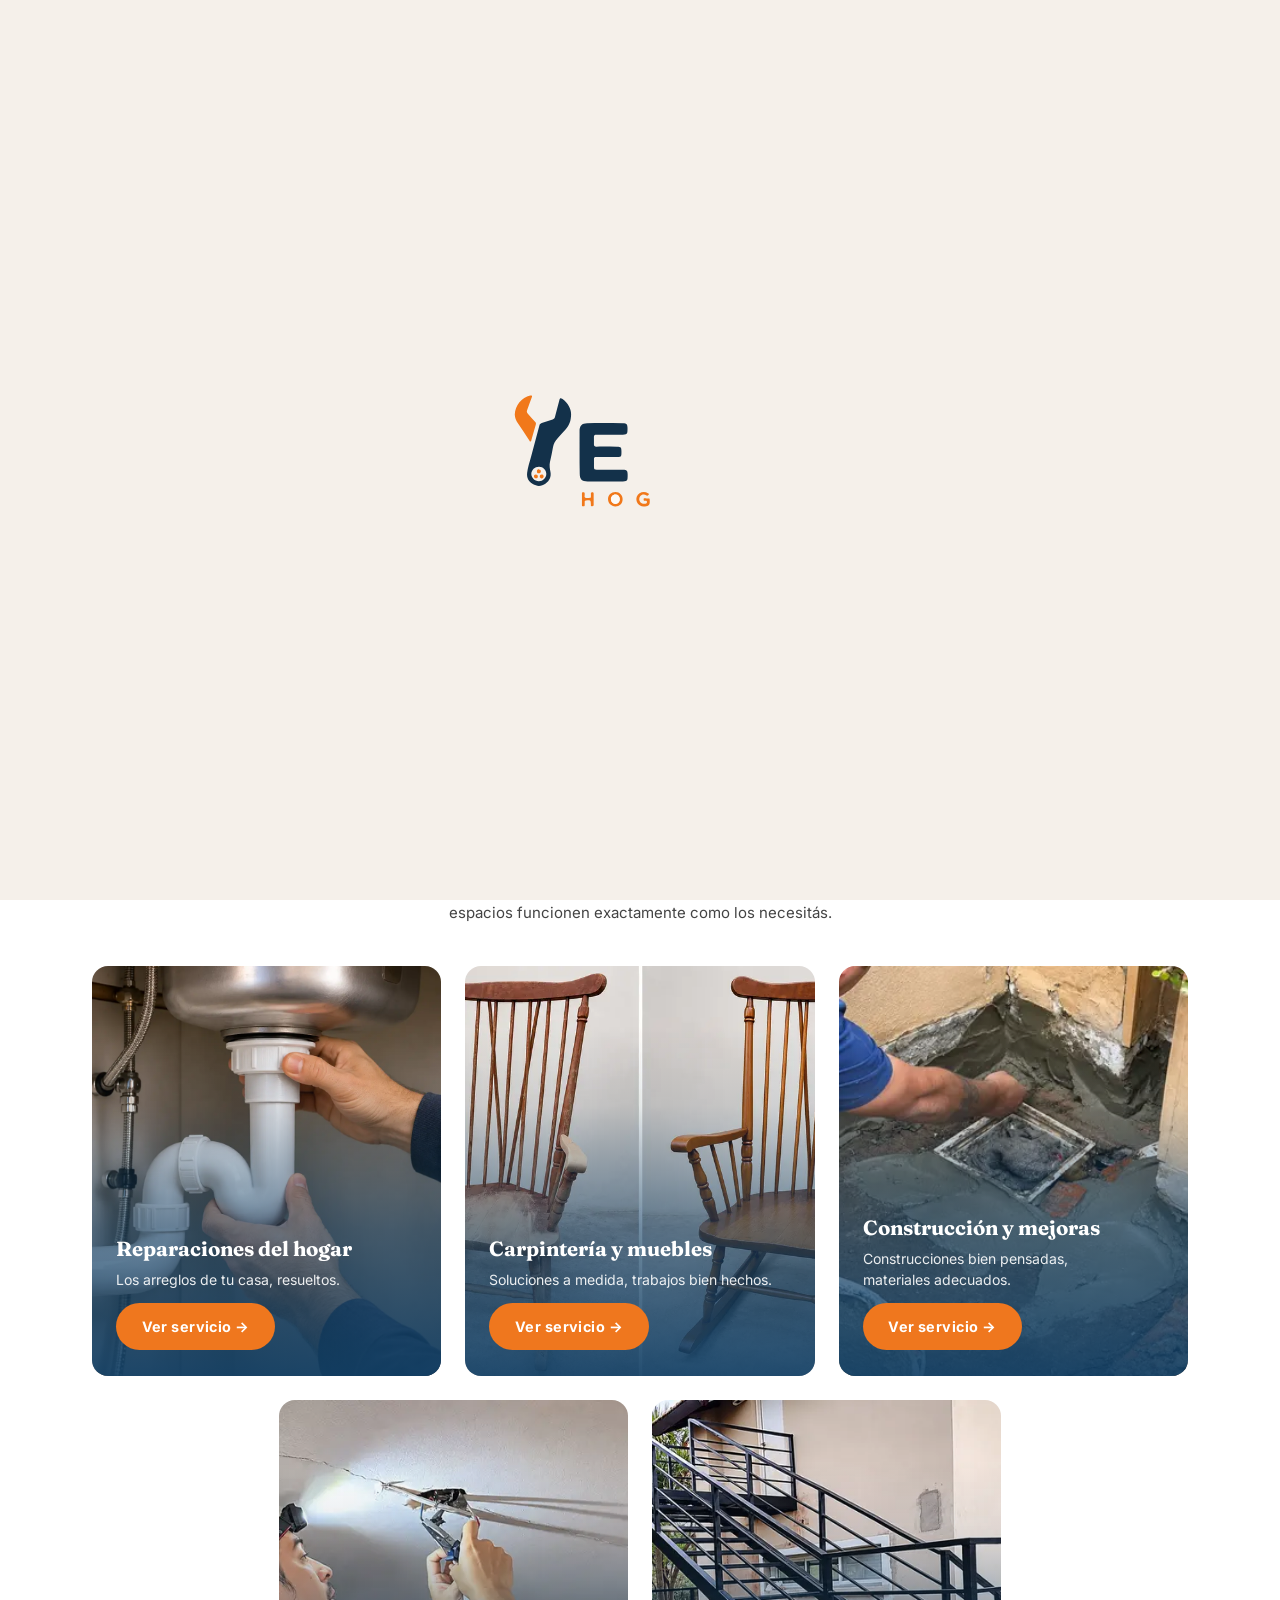
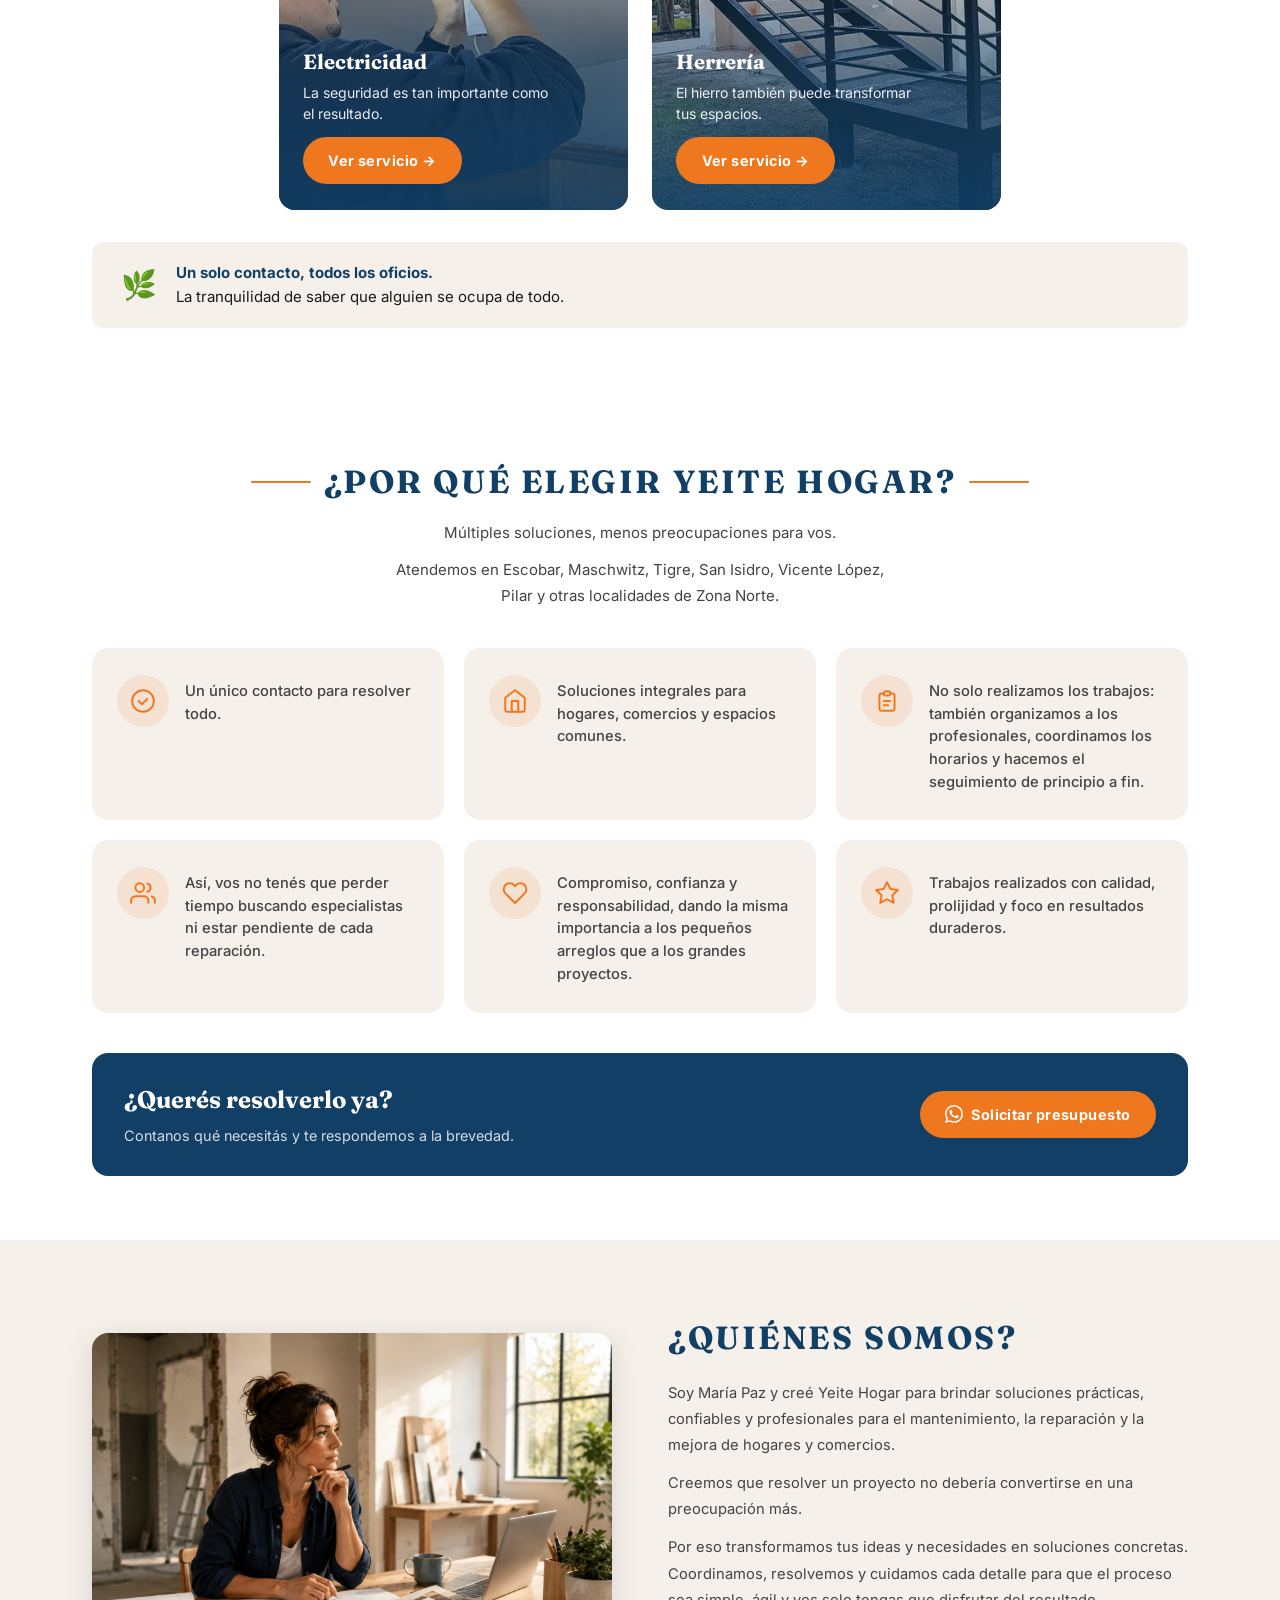
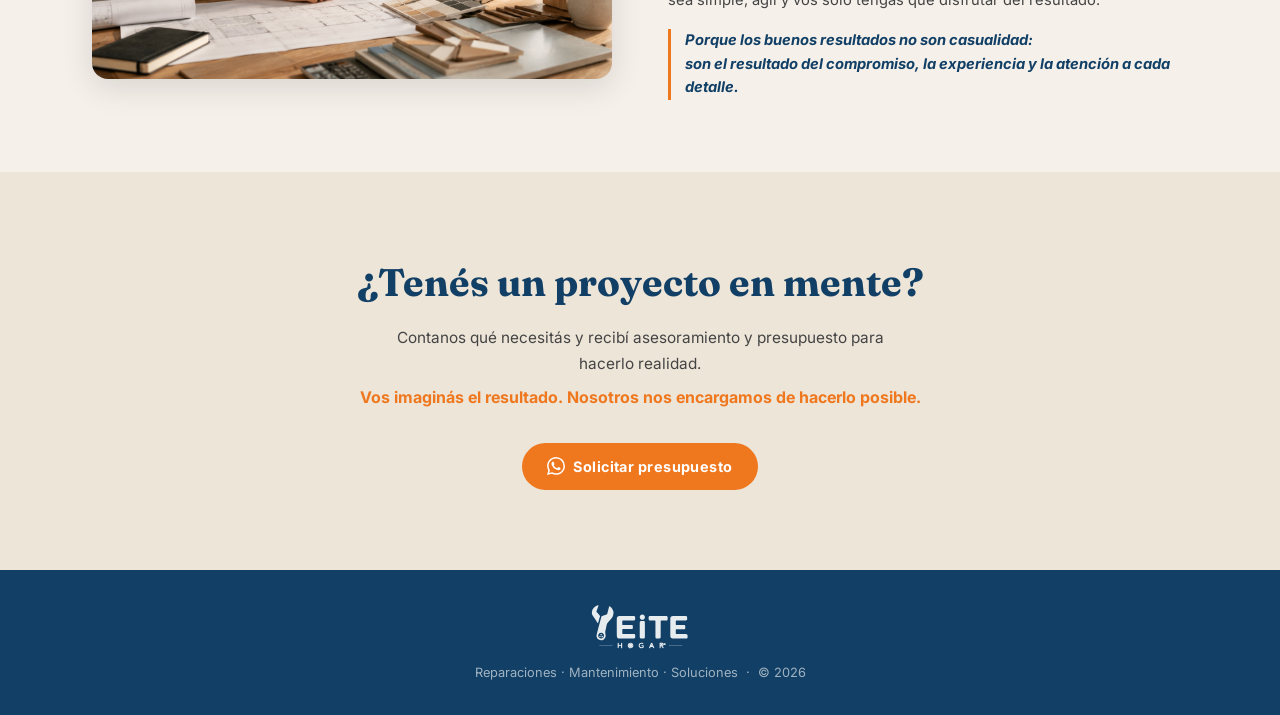
<file: index.html>
<!DOCTYPE html>
<html lang="es">
<head>
  <meta charset="UTF-8">
  <meta name="viewport" content="width=device-width, initial-scale=1.0">
  <title>Yeite Hogar – Hogar · Mantenimiento · Soluciones</title>
  <link rel="preconnect" href="https://fonts.googleapis.com">
  <link rel="preconnect" href="https://fonts.gstatic.com" crossorigin>
  <link href="https://fonts.googleapis.com/css2?family=Fraunces:ital,opsz,wght@0,9..144,400;0,9..144,700;1,9..144,400&family=Inter:wght@400;500;600;700&display=swap" rel="stylesheet">
  <link rel="icon" type="image/x-icon" href="assets/img/favicon.ico">
  <link rel="stylesheet" href="assets/css/styles.css">

  <!-- Google tag (gtag.js) -->
<script async src="https://www.googletagmanager.com/gtag/js?id=G-6PPZXK1RP9"></script>
<script>
  window.dataLayer = window.dataLayer || [];
  function gtag(){dataLayer.push(arguments);}
  gtag('js', new Date());

  gtag('config', 'G-6PPZXK1RP9');
</script>

  <!-- Google tag (gtag.js) -->
<script async src="https://www.googletagmanager.com/gtag/js?id=G-9BJTFR44V6"></script>
<script>
  window.dataLayer = window.dataLayer || [];
  function gtag(){dataLayer.push(arguments);}
  gtag('js', new Date());

  gtag('config', 'G-9BJTFR44V6');
</script>

<!-- Google Tag Manager -->
<script>(function(w,d,s,l,i){w[l]=w[l]||[];w[l].push({'gtm.start':
new Date().getTime(),event:'gtm.js'});var f=d.getElementsByTagName(s)[0],
j=d.createElement(s),dl=l!='dataLayer'?'&l='+l:'';j.async=true;j.src=
'https://www.googletagmanager.com/gtm.js?id='+i+dl;f.parentNode.insertBefore(j,f);
})(window,document,'script','dataLayer','GTM-WVPDNW99');</script>
<!-- End Google Tag Manager -->
</head>
<body>

  <!-- Google Tag Manager (noscript) -->
<noscript><iframe src="https://www.googletagmanager.com/ns.html?id=GTM-WVPDNW99"
height="0" width="0" style="display:none;visibility:hidden"></iframe></noscript>
<!-- End Google Tag Manager (noscript) -->

  <!-- ── PRELOADER ── -->
  <div id="preloader" aria-hidden="true">
    <div class="preloader-logo-wrap">
      <svg id="preloader-logo" viewBox="0 0 600 292" xmlns="http://www.w3.org/2000/svg">
        <style>
          #preloader-logo .st3{fill:#13314A;}
          #preloader-logo .st4{fill:#F1781A;}
          #preloader-logo .st2{fill:#FFFFFF;}
          #preloader-logo .st5{fill:#FDFAF7;}
        </style>

        <g id="pl-llave">
          <path class="st3" d="M141,62.4c-0.1,16.2-4.4,26.4-12.3,35.2c-6.4,7.1-12.6,14.3-19.2,21.1c-5.4,5.7-8.9,12-10.2,19.9
            c-1.9,11.5-4.5,22.8-7.1,34.2c-1.8,8-0.1,15.7,1.2,23.6c1.9,11-2.1,20-11,26.4c-9.5,6.8-19.8,7.3-29.8,1.3
            c-9.5-5.6-14.4-14.4-13.1-25.4c1.4-12.8,5.9-25,9.1-37.5c6.2-24,12.9-47.9,19.1-72c0.9-3.4,2.6-4.9,5.6-5.9
            c8.4-2.8,16.7-5.9,25.1-8.5c3.2-1,4.7-2.7,5.5-6c3.2-12.8,6.7-25.5,10-38.3c1.4-5.3,2.7-5.8,7.4-2.7
            C133.4,35.9,141.1,51.2,141,62.4z M67.1,183.9c-9.7-0.2-17.7,7.3-17.9,16.5c-0.2,9.1,7.8,17.2,17.3,17.3
            c9.2,0.1,17.1-7.6,17.3-16.7C83.9,191.8,76.4,184,67.1,183.9z"/>
          <path class="st4" d="M11,63.7c0.9-21,16-39.4,35.6-43.8c1.3-0.3,2.8-1.1,3.9,0.1c1.1,1.2,0.2,2.6-0.2,3.9
            c-3.5,9.8-7,19.6-10.7,29.4c-1.3,3.3-1,5.6,1.6,8.3c5.9,6.2,11.3,12.8,17.1,19.2c1.7,1.8,2,3.4,1.3,5.8
            c-3.5,11.9-6.8,23.9-10.2,35.9c-0.4,1.3-0.4,3.1-2,3.4c-1.7,0.3-2.1-1.6-2.8-2.7c-9.6-14.4-19-28.9-28.7-43.2
            C12.4,74.9,11.4,69.2,11,63.7z"/>
          <path class="st4" d="M65.5,199.2c-2.3-0.3-3.6-2.2-3.4-5c0.2-2.7,2-4.2,4.7-4.1c2.9,0.1,4.7,1.9,4.4,4.8
            C71,197.7,69.3,199.5,65.5,199.2z"/>
          <path class="st4" d="M64.3,205.7c0,3.3-1.7,5-4.3,5.1c-2.6,0.1-4.6-1.4-4.7-4.1c-0.1-2.7,1.2-4.8,4.4-4.8
            C62.6,201.9,63.9,203.6,64.3,205.7z"/>
          <path class="st4" d="M73.1,211c-2.4-0.5-4.4-1.7-4.4-4.5c-0.1-2.9,1.4-4.7,4.4-4.7c2.7,0,4.4,1.5,4.5,4.2
            C77.8,208.9,75.9,210.4,73.1,211z"/>
        </g>

        <g class="pl-letter" data-x="160">
          <path class="st3" d="M160.5,150.3c0-16.4,0-32.8,0-49.1c0-11.7,5.6-17.7,17.4-17.8c27.6-0.2,55.2-0.1,82.9,0
            c8.2,0,10.3,2.5,10.4,10.8c0,16.1,0,16.1-16,16.1c-18.1,0-36.2,0-54.3,0c-6.4,0-7.2,0.9-7.2,7.3c0,4.8,0.1,9.7,0,14.5
            c-0.2,4,1.5,5.5,5.5,5.5c15.9-0.1,31.8,0,47.8,0c8.8,0,10.2,1.4,10.2,10.4c0,13.5-0.1,13.6-13.5,13.6c-14.5,0-29,0-43.5,0
            c-5.7,0-6.4,0.8-6.4,6.5c0,5.6,0,11.2,0,16.8c0.1,5.3,1,6.2,6.4,6.2c20.3,0,40.6,0,60.9,0.1c8.4,0,10.3,1.9,10.4,10.5
            c0.1,15.9-0.1,16.1-16.1,16.1c-25.4,0-50.9,0-76.3,0c-13.2,0-18.2-5.1-18.2-18.4C160.5,183.1,160.5,166.7,160.5,150.3z"/>
        </g>

        <g class="pl-letter" data-x="298">
          <path class="st3" d="M329.3,165.8c0,13.6,0,27.1,0,40.7c0,9.4-1.9,11.3-11.1,11.3c-3.9,0-7.8,0-11.7,0c-4.4,0-6.9-2.4-7.7-6.6
            c-0.3-1.7-0.4-3.4-0.4-5.1c0-26.8,0-53.6,0-80.5c0-10,1.8-11.9,12-12c3.3-0.1,6.6-0.2,9.8,0c6.8,0.3,8.9,2.5,9,9.2
            C329.4,137.1,329.3,151.5,329.3,165.8C329.3,165.8,329.3,165.8,329.3,165.8z"/>
          <path class="st4" d="M298.4,90.8c-0.1-8.8,6.8-16.1,15.3-16.1c8.8-0.1,16,7.2,16,16.1c0,8.3-7.1,15.5-15.5,15.5
            C305.4,106.3,298.5,99.6,298.4,90.8z"/>
        </g>

        <g class="pl-letter" data-x="340">
          <path class="st3" d="M409.4,83.4c15.1,0,30.3-0.1,45.4,0c9.5,0.1,11.3,2.1,11.4,11.7c0.1,15-0.5,15.6-15.8,15.7
            c-6.6,0-13.1,0-19.7,0c-6.1,0-6.4,0.2-6.4,6.3c-0.1,29.2-0.1,58.3-0.2,87.5c0,2.2-0.1,4.4-0.4,6.5c-0.5,4.4-3.2,6.6-7.6,6.6
            c-4.8,0.1-9.7,0.1-14.5,0c-6-0.1-8.8-2.7-8.9-8.9c-0.1-10.1,0-20.3,0-30.4c0-20.7-0.1-41.5,0-62.2c0-4.1-1.3-5.6-5.4-5.5
            c-8.4,0.2-16.8,0.1-25.3,0c-8-0.1-10.2-2.4-10.3-10.4c0-3.4,0-6.9,0.3-10.3c0.4-3.9,2.7-6,6.7-6.4c8.4-0.8,16.8-0.3,25.2-0.4
            C392.6,83.3,401,83.4,409.4,83.4C409.4,83.4,409.4,83.4,409.4,83.4z"/>
        </g>

        <g class="pl-letter" data-x="481">
          <path class="st3" d="M481.8,150.3c0-16.5,0-33.1,0-49.6c0-11.6,4.8-16.9,16.7-17.2c16.1-0.4,32.2-0.1,48.2-0.1
            c8.6,0,17.2-0.1,25.8,0c8.4,0.1,10.5,2.3,10.6,10.6c0,2.7,0,5.3,0,8c-0.1,6.1-2.4,8.5-8.5,8.5c-16.9,0-33.7,0-50.6,0
            c-9.3,0-9.3,0-9.2,9.4c0,3.9,0,7.8,0,11.7c0,5.9,0.3,6.2,6.5,6.2c13.3,0,26.5,0,39.8,0c9.2,0,10.5,1.2,10.6,10.5
            c0.1,13.1-0.3,13.5-13.1,13.4c-12.5,0-25,0-37.5,0c-6,0-6.3,0.3-6.3,6.5c0,5.5,0,10.9,0,16.4c0,6,0.7,6.8,6.6,6.8
            c17.3,0,34.7,0,52,0c1.7,0,3.4,0.1,5.1,0.1c4.1,0,6.6,2.2,6.9,6.1c0.4,4.5,0.4,9.1,0.1,13.5c-0.4,4.7-2.9,6.7-7.9,6.7
            c-27,0.1-54,0.1-81,0c-9.3,0-14.6-5.7-14.7-15.1C481.7,185.3,481.8,167.8,481.8,150.3z"/>
        </g>

        <g class="pl-letter" data-x="166">
          <path class="st4" d="M193.1,258.9c0,4.4-0.1,8.7,0,13.1c0.1,2.4-0.8,3.2-3.2,3.3c-2.4,0-3.6-0.6-3.2-3.1c0-0.3,0-0.6,0-0.9
            c-0.2-10.7-0.6-11-11.7-9.6c-2,0.3-2.7,1.1-2.6,2.9c0.1,2.3-0.1,4.7,0,7c0.1,2.4-0.4,3.6-3.3,3.7c-3.2,0.1-3.1-1.7-3.1-3.8
            c0-8.6,0.1-17.2,0-25.7c0-2.1,0.5-3.1,2.9-3.1c2.2,0,3.7,0.5,3.5,3.1c-0.1,0.6-0.1,1.3,0,1.9c0.4,2.6-1.7,6.4,1.2,7.7
            c3.5,1.5,7.7,0.5,11.6,0.2c1.4-0.1,1.5-1.3,1.5-2.5c0-2.2,0.1-4.4,0-6.6c-0.1-2.2,0-3.9,3.1-3.8c2.8,0,3.4,1.2,3.3,3.7
            C193,250.5,193.1,254.7,193.1,258.9z"/>
        </g>

        <g class="pl-letter" data-x="226">
          <path class="st4" d="M259.9,259c-0.1,9.8-7.2,16.8-16.9,16.7c-9.5-0.1-16.8-7.4-16.8-17c0-9.4,7.7-16.6,17.3-16.5
            C253,242.4,260.1,249.7,259.9,259z M253.4,258.6c-0.1-5.9-4.6-10.6-10.2-10.6c-5.8,0-10.5,5.1-10.3,11c0.2,6.3,4.7,10.9,10.5,10.8
            C249.4,269.6,253.5,265.1,253.4,258.6z"/>
          <path class="st5" d="M253.4,258.6c0.1,6.4-4,11-10,11.2c-5.8,0.2-10.3-4.4-10.5-10.8c-0.2-5.9,4.6-11,10.3-11
            C248.8,248,253.3,252.7,253.4,258.6z"/>
        </g>

        <g class="pl-letter" data-x="284">
          <path class="st4" d="M315.5,257.1c7.7,0.2,6.7-1.5,7,6.4c0.2,8.6-1.8,10.6-11,12c-14.4,2.2-22.8-11.2-19-22.1
            c3.6-10.3,16.7-14.5,25.9-8.3c1.3,0.9,3.5,1.6,1.5,3.8c-1.3,1.5-2.1,3.1-4.8,1.3c-5.5-3.5-11.3-2.5-14.7,1.8
            c-3.2,4-2.8,10.7,0.9,14.6c2.9,3,9.3,3.9,13.1,2c1.9-1,1.5-2.5,1.6-4c0.1-2.1-1.3-2.2-2.8-2.2c-0.9,0-1.9,0-2.8,0
            c-2.1,0-1.9-1.5-2-2.9c0-1.4,0.2-2.5,1.9-2.5C312.1,257.1,313.8,257.1,315.5,257.1z"/>
        </g>

        <g class="pl-letter" data-x="357">
          <path class="st4" d="M386,274.6c-4.6,1.1-7.6,0.8-8.3-3.9c-0.3-2-1.7-2.7-3.7-2.6c-2.3,0.1-4.7,0.2-7,0c-3-0.3-4.6,0.9-5.5,3.7
            c-0.4,1.5-0.7,3.6-3.1,3.5c-1.4,0-3.1,0.6-4-0.5c-0.9-1,0.3-2.3,0.7-3.4c3.3-8.4,6.8-16.7,10.1-25.1c0.9-2.4,2-3.7,5-3.7
            c3.2,0,3.8,1.8,4.7,4.1C378.6,255.9,382.3,265.1,386,274.6z M369.8,250.8c-1.3,3.2-2.4,6.2-3.7,9.1c-0.7,1.7-0.5,2.5,1.6,2.7
            c6.3,0.8,7.1-0.2,4.7-6.1C371.7,254.7,371.5,252.6,369.8,250.8z"/>
          <path class="st5" d="M369.8,250.8c1.7,1.7,1.9,3.8,2.6,5.7c2.4,6,1.6,6.9-4.7,6.1c-2-0.3-2.3-1-1.6-2.7
            C367.4,257,368.5,254,369.8,250.8z"/>
        </g>

        <g class="pl-letter" data-x="410">
          <path class="st4" d="M443.3,274.6c-4.9,1.6-7.6,0-10-3.9c-1.7-2.9-2.4-8.3-7.4-6.8c-4,1.2-1.5,5.6-1.8,8.5
            c-0.3,2.8-1.7,2.7-3.7,2.8c-2.1,0.2-2.7-0.7-2.7-2.7c0.1-9,0-18.1,0-27.1c0-1.6,0.2-2.7,2.3-2.6c4,0.1,8.1-0.2,12.1,0.1
            c4.4,0.3,8,2.3,9.2,6.7c1.2,4.3,1,8.8-3.4,11.7c-2,1.3-1.9,2.3-0.7,4.1C439.3,268.1,441.1,271.2,443.3,274.6z M424,253.4
            c-0.6,3.3,0.1,5.1,4,4.8c3.6-0.3,7.1-0.2,7.8-4.7c0.4-3.1-2.7-5.3-6.8-5.4C425.2,248.1,422.9,249.3,424,253.4z"/>
          <path class="st5" d="M424,253.4c-1-4.2,1.2-5.3,5-5.3c4.1,0.1,7.2,2.3,6.8,5.4c-0.6,4.5-4.2,4.4-7.8,4.7
            C424.1,258.5,423.3,256.7,424,253.4z"/>
          <path class="st2" d="M450,256.6h-5.7c-2.3,0-4.1-1.9-4.1-4.1v-2.6c0-2.3,1.9-4.1,4.1-4.1h5.7c2.3,0,4.1,1.9,4.1,4.1v2.6
            C454.1,254.8,452.3,256.6,450,256.6z"/>
        </g>
      </svg>
    </div>
  </div>

  <!-- ── NAV ── -->
  <nav>
    <div class="nav-inner">
      <a class="nav-logo" href="index.html">
        <img src="assets/img/logo.svg" alt="Yeite Hogar">
      </a>
      <button class="nav-toggle" aria-label="Abrir menú" aria-expanded="false">
        <span></span><span></span><span></span>
      </button>
      <ul class="nav-links">
        <li class="nav-dropdown">
          <button class="nav-drop-toggle" aria-haspopup="true" aria-expanded="false">
            Servicios
            <svg class="nav-drop-caret" viewBox="0 0 24 24"><polyline points="6 9 12 15 18 9"/></svg>
          </button>
          <ul class="nav-dropdown-menu">
            <li><a href="servicios/reparaciones-hogar.html">Reparaciones del hogar</a></li>
            <li><a href="servicios/carpinteria-muebles.html">Carpintería y muebles</a></li>
            <li><a href="servicios/construccion-mejoras.html">Construcción y mejoras</a></li>
            <li><a href="servicios/electricidad.html">Electricidad</a></li>
            <li><a href="servicios/herreria.html">Herrería</a></li>
          </ul>
        </li>
        <li><a href="#quienes">Sobre nosotros</a></li>
        <li><a href="https://www.instagram.com/yeiteservicios" target="_blank">  <img src="assets/img/ico-instagram.svg" alt="Instagram" width="20px"></a></li>
        <li>
          <a href="https://wa.me/5491125984838?text=Hola%20Yeite%20Hogar%2C%20necesito%20un%20presupuesto." class="nav-cta" target="_blank" rel="noopener">
            <img src="assets/img/ico-whatsapp.svg" alt="">
            Solicitar presupuesto
          </a>
        </li>
      </ul>
    </div>
  </nav>

  <!-- ══════════════════════════════════════════════
       HERO
       ══════════════════════════════════════════════ -->
  <section id="hero">
    <div class="hero-inner">
      <div class="hero-text">
        <h1 class="hero-headline">
          Reparaciones, mantenimiento y soluciones<br>
          <span class="accent">integrales para tu&nbsp;hogar.</span>
        </h1>
        <div class="hero-divider"></div>
        <p class="hero-lead">Vos nos contás qué necesita tu&nbsp;casa.<br>Nosotros nos ocupamos de&nbsp;todo.</p>
        <p class="hero-sub">En YEITE HOGAR resolvemos los arreglos, reparaciones y mejoras de tu casa, desde pequeños trabajos cotidianos hasta proyectos de mayor&nbsp;envergadura.</p>
        <a href="https://wa.me/5491125984838?text=Hola%20Yeite%20Hogar%2C%20necesito%20un%20presupuesto." class="btn-orange" target="_blank" rel="noopener">
          <img src="assets/img/ico-whatsapp.svg" alt="">
          Solicitar presupuesto
        </a>
        <div class="hero-wa-note">
          <img src="assets/img/ico-whatsapp2.svg" alt="">
          Respuesta rápida
        </div>
      </div>
      <div class="hero-img-wrap">
        <video class="hero-video" autoplay muted loop playsinline preload="auto" poster="assets/img/image0.png" aria-label="Interior de hogar moderno">
          <source src="assets/img/video-hero.mp4" type="video/mp4">
        </video>
      </div>
    </div>
  </section>

  <!-- ══════════════════════════════════════════════
       SERVICIOS
       ══════════════════════════════════════════════ -->
  <section id="servicios">
    <div class="wrap">
      <div class="section-header-center">
        <h2>Servicios</h2>
        <p>Brindamos soluciones prácticas, eficientes y duraderas para que tus espacios funcionen exactamente como los necesitás.</p>
      </div>

      <div class="servicios-photo-grid">

        <a class="srv-photo-card" href="servicios/reparaciones-hogar.html">
          <picture class="srv-photo-card-media">
            <source srcset="assets/img/servicios-home/reparaciones-hogar.webp" type="image/webp">
            <img src="assets/img/servicios-home/reparaciones-hogar.jpg" alt="" loading="lazy" decoding="async">
          </picture>
          <div class="srv-photo-card-content">
            <h3>Reparaciones del hogar</h3>
            <p>Los arreglos de tu casa,&nbsp;resueltos.</p>
            <span class="srv-photo-card-cta btn-orange">Ver servicio →</span>
          </div>
        </a>

        <a class="srv-photo-card" href="servicios/carpinteria-muebles.html">
          <picture class="srv-photo-card-media">
            <source srcset="assets/img/servicios-home/carpinteria-muebles.webp" type="image/webp">
            <img src="assets/img/servicios-home/carpinteria-muebles.jpg" alt="" loading="lazy" decoding="async">
          </picture>
          <div class="srv-photo-card-content">
            <h3>Carpintería y muebles</h3>
            <p>Soluciones a medida, trabajos bien&nbsp;hechos.</p>
            <span class="srv-photo-card-cta btn-orange">Ver servicio →</span>
          </div>
        </a>

        <a class="srv-photo-card" href="servicios/construccion-mejoras.html">
          <picture class="srv-photo-card-media">
            <source srcset="assets/img/servicios-home/albanileria.webp" type="image/webp">
            <img src="assets/img/servicios-home/albanileria.jpg" alt="" loading="lazy" decoding="async">
          </picture>
          <div class="srv-photo-card-content">
            <h3>Construcción y mejoras</h3>
            <p>Construcciones bien pensadas, materiales&nbsp;adecuados.</p>
            <span class="srv-photo-card-cta btn-orange">Ver servicio →</span>
          </div>
        </a>

        <a class="srv-photo-card" href="servicios/electricidad.html">
          <picture class="srv-photo-card-media">
            <source srcset="assets/img/servicios-home/electricidad.webp" type="image/webp">
            <img src="assets/img/servicios-home/electricidad.jpg" alt="" loading="lazy" decoding="async">
          </picture>
          <div class="srv-photo-card-content">
            <h3>Electricidad</h3>
            <p>La seguridad es tan importante como el&nbsp;resultado.</p>
            <span class="srv-photo-card-cta btn-orange">Ver servicio →</span>
          </div>
        </a>

        <a class="srv-photo-card" href="servicios/herreria.html">
          <picture class="srv-photo-card-media">
            <source srcset="assets/img/servicios-home/herreria.webp" type="image/webp">
            <img src="assets/img/servicios-home/herreria.jpg" alt="" loading="lazy" decoding="async">
          </picture>
          <div class="srv-photo-card-content">
            <h3>Herrería</h3>
            <p>El hierro también puede transformar tus&nbsp;espacios.</p>
            <span class="srv-photo-card-cta btn-orange">Ver servicio →</span>
          </div>
        </a>

      </div>

      <div class="banner-cta">
        <div class="banner-cta-icon">🌿</div>
        <p><strong>Un solo contacto, todos los oficios.</strong><br>
        La tranquilidad de saber que alguien se ocupa de todo.</p>
      </div>
    </div>
  </section>

  <!-- ══════════════════════════════════════════════
       POR QUÉ ELEGIRNOS
       ══════════════════════════════════════════════ -->
  <section id="porque">
    <div class="porque-inner">
      <div class="section-header-center">
        <h2>¿Por qué elegir Yeite Hogar?</h2>
        <p>Múltiples soluciones, menos preocupaciones para vos.</p>
        <p>Atendemos en Escobar, Maschwitz, Tigre, San Isidro, Vicente López, Pilar y otras localidades de Zona Norte.</p>
      </div>
      <div class="porque-grid">

        <div class="porque-item">
          <div class="porque-item-icon">
            <svg viewBox="0 0 24 24"><circle cx="12" cy="12" r="10"/><path d="M8 12l3 3 5-5"/></svg>
          </div>
          <p>Un único contacto para resolver todo.</p>
        </div>

        <div class="porque-item">
          <div class="porque-item-icon">
            <svg viewBox="0 0 24 24"><path d="M3 9l9-7 9 7v11a2 2 0 01-2 2H5a2 2 0 01-2-2z"/><polyline points="9 22 9 12 15 12 15 22"/></svg>
          </div>
          <p>Soluciones integrales para hogares, comercios y espacios comunes.</p>
        </div>

        <div class="porque-item">
          <div class="porque-item-icon">
            <svg viewBox="0 0 24 24"><path d="M9 5H7a2 2 0 00-2 2v12a2 2 0 002 2h10a2 2 0 002-2V7a2 2 0 00-2-2h-2"/><rect x="9" y="3" width="6" height="4" rx="2"/><path d="M9 12h6M9 16h4"/></svg>
          </div>
          <p>No solo realizamos los trabajos: también organizamos a los profesionales, coordinamos los horarios y hacemos el seguimiento de principio a fin.</p>
        </div>

        <div class="porque-item">
          <div class="porque-item-icon">
            <svg viewBox="0 0 24 24"><path d="M17 21v-2a4 4 0 00-4-4H5a4 4 0 00-4 4v2"/><circle cx="9" cy="7" r="4"/><path d="M23 21v-2a4 4 0 00-3-3.87M16 3.13a4 4 0 010 7.75"/></svg>
          </div>
          <p>Así, vos no tenés que perder tiempo buscando especialistas ni estar pendiente de cada reparación.</p>
        </div>

        <div class="porque-item">
          <div class="porque-item-icon">
            <svg viewBox="0 0 24 24"><path d="M20.84 4.61a5.5 5.5 0 00-7.78 0L12 5.67l-1.06-1.06a5.5 5.5 0 00-7.78 7.78l1.06 1.06L12 21.23l7.78-7.78 1.06-1.06a5.5 5.5 0 000-7.78z"/></svg>
          </div>
          <p>Compromiso, confianza y responsabilidad, dando la misma importancia a los pequeños arreglos que a los grandes proyectos.</p>
        </div>

        <div class="porque-item">
          <div class="porque-item-icon">
            <svg viewBox="0 0 24 24"><polygon points="12 2 15.09 8.26 22 9.27 17 14.14 18.18 21.02 12 17.77 5.82 21.02 7 14.14 2 9.27 8.91 8.26 12 2"/></svg>
          </div>
          <p>Trabajos realizados con calidad, prolijidad y foco en resultados duraderos.</p>
        </div>

      </div>

      <div class="porque-cta">
        <div class="porque-cta-text">
          <h3>¿Querés resolverlo ya?</h3>
          <p>Contanos qué necesitás y te respondemos a la brevedad.</p>
        </div>
        <a href="https://wa.me/5491125984838?text=Hola%20Yeite%20Hogar%2C%20necesito%20un%20presupuesto." class="btn-orange" target="_blank" rel="noopener">
          <img src="assets/img/ico-whatsapp.svg" alt="">
          Solicitar presupuesto
        </a>
      </div>
    </div>
  </section>

  <!-- ══════════════════════════════════════════════
       QUIÉNES SOMOS
       ══════════════════════════════════════════════ -->
  <section id="quienes">
    <div class="quienes-inner">
      <div class="quienes-img">
        <img src="assets/img/image1.png" alt="Equipo Yeite Hogar">
      </div>
      <div class="quienes-content">
        <h2>¿Quiénes somos?</h2>
        <p>Soy María Paz y creé Yeite Hogar para brindar soluciones prácticas, confiables y profesionales para el mantenimiento, la reparación y la mejora de hogares y comercios.</p>
        <p>Creemos que resolver un proyecto no debería convertirse en una preocupación más.</p>
        <p>Por eso transformamos tus ideas y necesidades en soluciones concretas. Coordinamos, resolvemos y cuidamos cada detalle para que el proceso sea simple, ágil y vos solo tengas que disfrutar del resultado.</p>
        <div class="q-bold">
          Porque los buenos resultados no son casualidad:<br>
          son el resultado del compromiso, la experiencia y la atención a cada detalle.
        </div>
      </div>
    </div>
  </section>

  <!-- ══════════════════════════════════════════════
       CTA FINAL
       ══════════════════════════════════════════════ -->
  <section id="cta-final">
    <div class="cta-final-inner">
      <h2>¿Tenés un proyecto en&nbsp;mente?</h2>
      <p class="cta-sub">Contanos qué necesitás y recibí asesoramiento y presupuesto para hacerlo&nbsp;realidad.</p>
      <span class="cta-accent">Vos imaginás el&nbsp;resultado. Nosotros nos encargamos de hacerlo&nbsp;posible.</span>
      <a href="https://wa.me/5491125984838?text=Hola%20Yeite%20Hogar%2C%20necesito%20un%20presupuesto." class="btn-orange" target="_blank" rel="noopener">
        <img src="assets/img/ico-whatsapp.svg" alt="">
        Solicitar presupuesto
      </a>
    </div>
  </section>

  <!-- ── FOOTER ── -->
  <footer>
    <img src="assets/img/logo_footer.svg" width="100" alt="Yeite Hogar">
    <p>Reparaciones · Mantenimiento · Soluciones &nbsp;·&nbsp; © 2026</p>
  </footer>

  <!-- ── WA Flotante ── -->
  <a class="wa-float" href="https://wa.me/5491125984838?text=Hola%20Yeite%20Hogar%2C%20necesito%20un%20presupuesto." target="_blank" rel="noopener" aria-label="Contactar por WhatsApp">
    <img src="assets/img/ico-whatsapp.svg" alt="">
  </a>

  <script>
    // Preloader animado: llave → gira y encastra → letras en cascada → fade out
    (function () {
      const preloader = document.getElementById('preloader');
      if (!preloader) return;
      const llave = document.getElementById('pl-llave');
      const logo = document.getElementById('preloader-logo');
      const letters = Array.from(document.querySelectorAll('.pl-letter'))
        .sort((a, b) => parseFloat(a.dataset.x) - parseFloat(b.dataset.x));
      const reduced = window.matchMedia('(prefers-reduced-motion: reduce)').matches;

      document.body.classList.add('pl-locked');

      function finish() {
        preloader.classList.add('pl-fade-out');
        document.body.classList.remove('pl-locked');
        setTimeout(() => preloader.classList.add('pl-done'), 400);
      }

      // Failsafe: nunca dejar el preloader colgado.
      const failsafe = setTimeout(finish, 5000);

      if (reduced) {
        llave.style.transition = 'none';
        llave.style.transform = 'translate(0,0) scale(1) rotate(0deg)';
        llave.classList.add('pl-appear');
        letters.forEach(l => l.classList.add('pl-in'));
        setTimeout(() => { clearTimeout(failsafe); finish(); }, 300);
        return;
      }

      requestAnimationFrame(() => llave.classList.add('pl-appear'));
      setTimeout(() => llave.classList.add('pl-spin'), 300);

      const letterStart = 300 + 1250;
      const staggerWindow = 700;
      const step = staggerWindow / letters.length;
      letters.forEach((l, i) => {
        setTimeout(() => l.classList.add('pl-in'), letterStart + i * step);
      });

      const lastLetterIn = letterStart + (letters.length - 1) * step + 320;
      setTimeout(() => logo.classList.add('pl-settle'), lastLetterIn);

      const holdEnd = lastLetterIn + 200 + 400;
      setTimeout(() => { clearTimeout(failsafe); finish(); }, holdEnd);
    })();

    // Menú hamburguesa
    const toggle = document.querySelector('.nav-toggle');
    const links  = document.querySelector('.nav-links');
    toggle.addEventListener('click', () => {
      const open = links.classList.toggle('open');
      toggle.classList.toggle('open', open);
      toggle.setAttribute('aria-expanded', open);
    });
    links.querySelectorAll('a').forEach(a => {
      a.addEventListener('click', () => {
        links.classList.remove('open');
        toggle.classList.remove('open');
        toggle.setAttribute('aria-expanded', false);
      });
    });

    // Dropdown "Servicios"
    document.querySelectorAll('.nav-dropdown').forEach(drop => {
      const dropToggle = drop.querySelector('.nav-drop-toggle');
      dropToggle.addEventListener('click', (e) => {
        e.stopPropagation();
        const isOpen = drop.classList.toggle('open');
        dropToggle.setAttribute('aria-expanded', isOpen);
      });
    });
    document.addEventListener('click', () => {
      document.querySelectorAll('.nav-dropdown.open').forEach(d => {
        d.classList.remove('open');
        d.querySelector('.nav-drop-toggle').setAttribute('aria-expanded', 'false');
      });
    });

    // Nav: transparente en hero → blanco al hacer scroll
    const nav = document.querySelector('nav');
    const updateNav = () => {
      nav.classList.toggle('scrolled', window.scrollY > 40);
    };
    window.addEventListener('scroll', updateNav, { passive: true });
    updateNav();

    // Video del hero: forzar mute (por si el navegador ignora el atributo) y
    // pausarlo si el usuario prefiere menos movimiento.
    const heroVideo = document.querySelector('.hero-video');
    if (heroVideo) {
      heroVideo.muted = true;
      const prefersReducedMotion = window.matchMedia('(prefers-reduced-motion: reduce)');
      if (prefersReducedMotion.matches) {
        heroVideo.pause();
      } else {
        heroVideo.play().catch(() => {});
      }
    }
  </script>

</body>
</html>
</file>
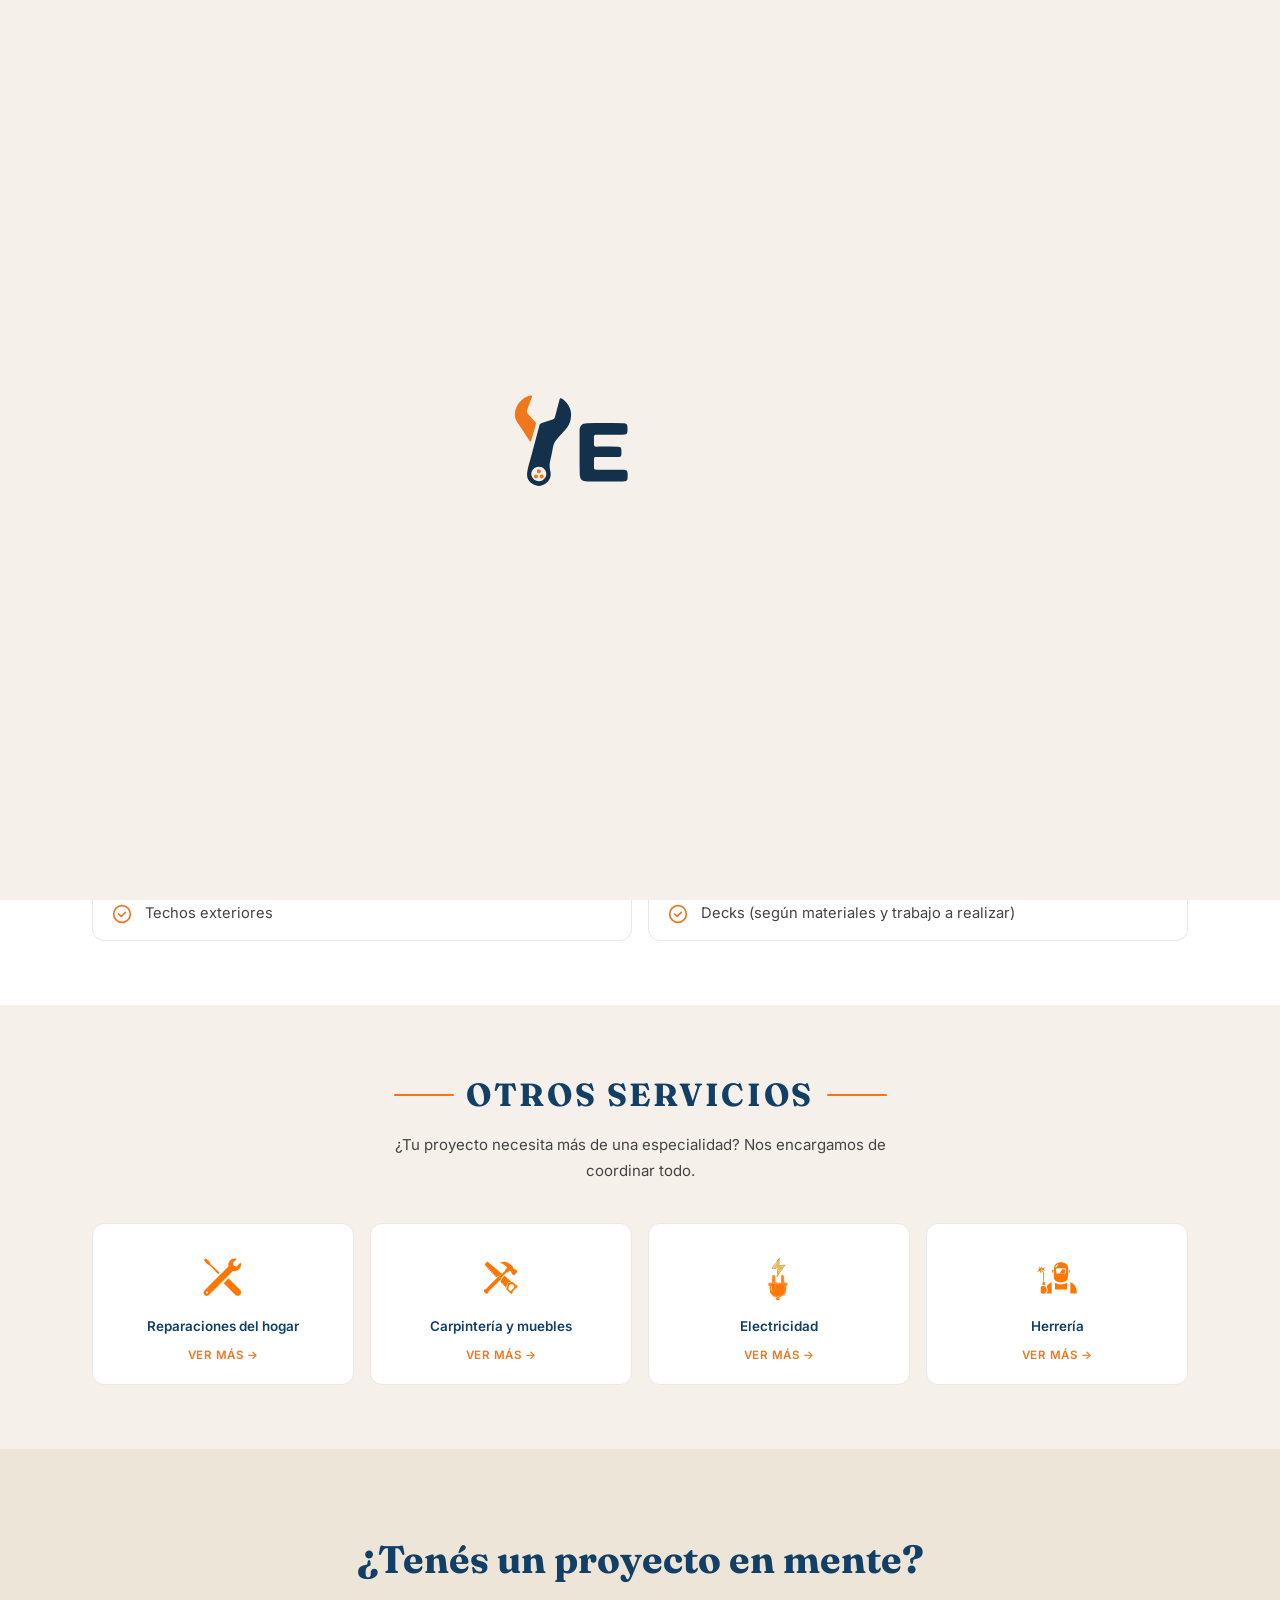
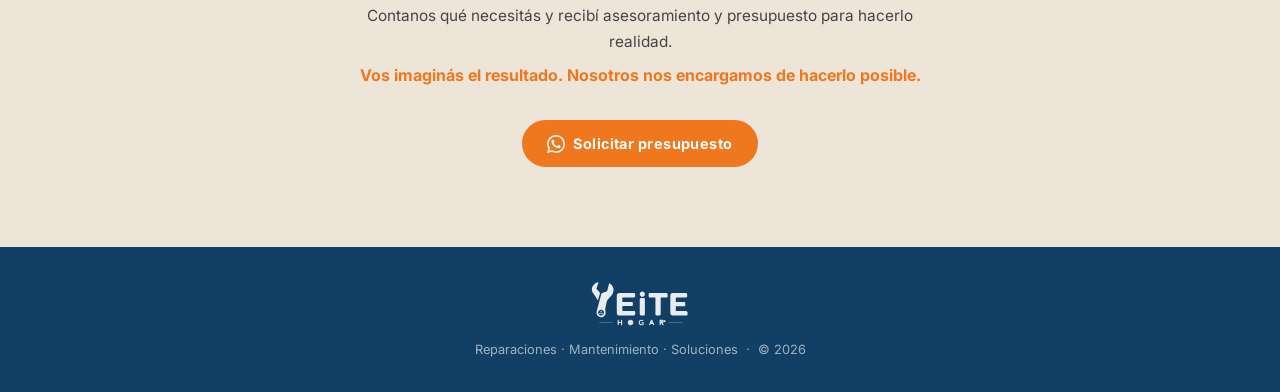
<file: servicios/albanileria.html>
<!DOCTYPE html>
<html lang="es">
<head>
  <meta charset="UTF-8">
  <meta name="viewport" content="width=device-width, initial-scale=1.0">
  <title>Albañilería – Yeite Hogar</title>
  <meta name="description" content="Reparaciones de albañilería, pequeñas reformas, piletas, pérgolas, techos exteriores y decks. Solicitá presupuesto por WhatsApp.">
  <link rel="preconnect" href="https://fonts.googleapis.com">
  <link rel="preconnect" href="https://fonts.gstatic.com" crossorigin>
  <link href="https://fonts.googleapis.com/css2?family=Fraunces:ital,opsz,wght@0,9..144,400;0,9..144,700;1,9..144,400&family=Inter:wght@400;500;600;700&display=swap" rel="stylesheet">
  <link rel="icon" type="image/x-icon" href="../assets/img/favicon.ico">
  <link rel="stylesheet" href="../assets/css/styles.css">

  <!-- Google tag (gtag.js) -->
<script async src="https://www.googletagmanager.com/gtag/js?id=G-6PPZXK1RP9"></script>
<script>
  window.dataLayer = window.dataLayer || [];
  function gtag(){dataLayer.push(arguments);}
  gtag('js', new Date());

  gtag('config', 'G-6PPZXK1RP9');
</script>

  <!-- Google tag (gtag.js) -->
<script async src="https://www.googletagmanager.com/gtag/js?id=G-9BJTFR44V6"></script>
<script>
  window.dataLayer = window.dataLayer || [];
  function gtag(){dataLayer.push(arguments);}
  gtag('js', new Date());

  gtag('config', 'G-9BJTFR44V6');
</script>

<!-- Google Tag Manager -->
<script>(function(w,d,s,l,i){w[l]=w[l]||[];w[l].push({'gtm.start':
new Date().getTime(),event:'gtm.js'});var f=d.getElementsByTagName(s)[0],
j=d.createElement(s),dl=l!='dataLayer'?'&l='+l:'';j.async=true;j.src=
'https://www.googletagmanager.com/gtm.js?id='+i+dl;f.parentNode.insertBefore(j,f);
})(window,document,'script','dataLayer','GTM-WVPDNW99');</script>
<!-- End Google Tag Manager -->
</head>
<body>

  <!-- Google Tag Manager (noscript) -->
<noscript><iframe src="https://www.googletagmanager.com/ns.html?id=GTM-WVPDNW99"
height="0" width="0" style="display:none;visibility:hidden"></iframe></noscript>
<!-- End Google Tag Manager (noscript) -->

  <!-- ── PRELOADER ── -->
  <div id="preloader" aria-hidden="true">
    <div class="preloader-logo-wrap">
      <svg id="preloader-logo" viewBox="0 0 600 292" xmlns="http://www.w3.org/2000/svg">
        <style>
          #preloader-logo .st3{fill:#13314A;}
          #preloader-logo .st4{fill:#F1781A;}
          #preloader-logo .st2{fill:#FFFFFF;}
          #preloader-logo .st5{fill:#FDFAF7;}
        </style>

        <g id="pl-llave">
          <path class="st3" d="M141,62.4c-0.1,16.2-4.4,26.4-12.3,35.2c-6.4,7.1-12.6,14.3-19.2,21.1c-5.4,5.7-8.9,12-10.2,19.9
            c-1.9,11.5-4.5,22.8-7.1,34.2c-1.8,8-0.1,15.7,1.2,23.6c1.9,11-2.1,20-11,26.4c-9.5,6.8-19.8,7.3-29.8,1.3
            c-9.5-5.6-14.4-14.4-13.1-25.4c1.4-12.8,5.9-25,9.1-37.5c6.2-24,12.9-47.9,19.1-72c0.9-3.4,2.6-4.9,5.6-5.9
            c8.4-2.8,16.7-5.9,25.1-8.5c3.2-1,4.7-2.7,5.5-6c3.2-12.8,6.7-25.5,10-38.3c1.4-5.3,2.7-5.8,7.4-2.7
            C133.4,35.9,141.1,51.2,141,62.4z M67.1,183.9c-9.7-0.2-17.7,7.3-17.9,16.5c-0.2,9.1,7.8,17.2,17.3,17.3
            c9.2,0.1,17.1-7.6,17.3-16.7C83.9,191.8,76.4,184,67.1,183.9z"/>
          <path class="st4" d="M11,63.7c0.9-21,16-39.4,35.6-43.8c1.3-0.3,2.8-1.1,3.9,0.1c1.1,1.2,0.2,2.6-0.2,3.9
            c-3.5,9.8-7,19.6-10.7,29.4c-1.3,3.3-1,5.6,1.6,8.3c5.9,6.2,11.3,12.8,17.1,19.2c1.7,1.8,2,3.4,1.3,5.8
            c-3.5,11.9-6.8,23.9-10.2,35.9c-0.4,1.3-0.4,3.1-2,3.4c-1.7,0.3-2.1-1.6-2.8-2.7c-9.6-14.4-19-28.9-28.7-43.2
            C12.4,74.9,11.4,69.2,11,63.7z"/>
          <path class="st4" d="M65.5,199.2c-2.3-0.3-3.6-2.2-3.4-5c0.2-2.7,2-4.2,4.7-4.1c2.9,0.1,4.7,1.9,4.4,4.8
            C71,197.7,69.3,199.5,65.5,199.2z"/>
          <path class="st4" d="M64.3,205.7c0,3.3-1.7,5-4.3,5.1c-2.6,0.1-4.6-1.4-4.7-4.1c-0.1-2.7,1.2-4.8,4.4-4.8
            C62.6,201.9,63.9,203.6,64.3,205.7z"/>
          <path class="st4" d="M73.1,211c-2.4-0.5-4.4-1.7-4.4-4.5c-0.1-2.9,1.4-4.7,4.4-4.7c2.7,0,4.4,1.5,4.5,4.2
            C77.8,208.9,75.9,210.4,73.1,211z"/>
        </g>

        <g class="pl-letter" data-x="160">
          <path class="st3" d="M160.5,150.3c0-16.4,0-32.8,0-49.1c0-11.7,5.6-17.7,17.4-17.8c27.6-0.2,55.2-0.1,82.9,0
            c8.2,0,10.3,2.5,10.4,10.8c0,16.1,0,16.1-16,16.1c-18.1,0-36.2,0-54.3,0c-6.4,0-7.2,0.9-7.2,7.3c0,4.8,0.1,9.7,0,14.5
            c-0.2,4,1.5,5.5,5.5,5.5c15.9-0.1,31.8,0,47.8,0c8.8,0,10.2,1.4,10.2,10.4c0,13.5-0.1,13.6-13.5,13.6c-14.5,0-29,0-43.5,0
            c-5.7,0-6.4,0.8-6.4,6.5c0,5.6,0,11.2,0,16.8c0.1,5.3,1,6.2,6.4,6.2c20.3,0,40.6,0,60.9,0.1c8.4,0,10.3,1.9,10.4,10.5
            c0.1,15.9-0.1,16.1-16.1,16.1c-25.4,0-50.9,0-76.3,0c-13.2,0-18.2-5.1-18.2-18.4C160.5,183.1,160.5,166.7,160.5,150.3z"/>
        </g>

        <g class="pl-letter" data-x="298">
          <path class="st3" d="M329.3,165.8c0,13.6,0,27.1,0,40.7c0,9.4-1.9,11.3-11.1,11.3c-3.9,0-7.8,0-11.7,0c-4.4,0-6.9-2.4-7.7-6.6
            c-0.3-1.7-0.4-3.4-0.4-5.1c0-26.8,0-53.6,0-80.5c0-10,1.8-11.9,12-12c3.3-0.1,6.6-0.2,9.8,0c6.8,0.3,8.9,2.5,9,9.2
            C329.4,137.1,329.3,151.5,329.3,165.8C329.3,165.8,329.3,165.8,329.3,165.8z"/>
          <path class="st4" d="M298.4,90.8c-0.1-8.8,6.8-16.1,15.3-16.1c8.8-0.1,16,7.2,16,16.1c0,8.3-7.1,15.5-15.5,15.5
            C305.4,106.3,298.5,99.6,298.4,90.8z"/>
        </g>

        <g class="pl-letter" data-x="340">
          <path class="st3" d="M409.4,83.4c15.1,0,30.3-0.1,45.4,0c9.5,0.1,11.3,2.1,11.4,11.7c0.1,15-0.5,15.6-15.8,15.7
            c-6.6,0-13.1,0-19.7,0c-6.1,0-6.4,0.2-6.4,6.3c-0.1,29.2-0.1,58.3-0.2,87.5c0,2.2-0.1,4.4-0.4,6.5c-0.5,4.4-3.2,6.6-7.6,6.6
            c-4.8,0.1-9.7,0.1-14.5,0c-6-0.1-8.8-2.7-8.9-8.9c-0.1-10.1,0-20.3,0-30.4c0-20.7-0.1-41.5,0-62.2c0-4.1-1.3-5.6-5.4-5.5
            c-8.4,0.2-16.8,0.1-25.3,0c-8-0.1-10.2-2.4-10.3-10.4c0-3.4,0-6.9,0.3-10.3c0.4-3.9,2.7-6,6.7-6.4c8.4-0.8,16.8-0.3,25.2-0.4
            C392.6,83.3,401,83.4,409.4,83.4C409.4,83.4,409.4,83.4,409.4,83.4z"/>
        </g>

        <g class="pl-letter" data-x="481">
          <path class="st3" d="M481.8,150.3c0-16.5,0-33.1,0-49.6c0-11.6,4.8-16.9,16.7-17.2c16.1-0.4,32.2-0.1,48.2-0.1
            c8.6,0,17.2-0.1,25.8,0c8.4,0.1,10.5,2.3,10.6,10.6c0,2.7,0,5.3,0,8c-0.1,6.1-2.4,8.5-8.5,8.5c-16.9,0-33.7,0-50.6,0
            c-9.3,0-9.3,0-9.2,9.4c0,3.9,0,7.8,0,11.7c0,5.9,0.3,6.2,6.5,6.2c13.3,0,26.5,0,39.8,0c9.2,0,10.5,1.2,10.6,10.5
            c0.1,13.1-0.3,13.5-13.1,13.4c-12.5,0-25,0-37.5,0c-6,0-6.3,0.3-6.3,6.5c0,5.5,0,10.9,0,16.4c0,6,0.7,6.8,6.6,6.8
            c17.3,0,34.7,0,52,0c1.7,0,3.4,0.1,5.1,0.1c4.1,0,6.6,2.2,6.9,6.1c0.4,4.5,0.4,9.1,0.1,13.5c-0.4,4.7-2.9,6.7-7.9,6.7
            c-27,0.1-54,0.1-81,0c-9.3,0-14.6-5.7-14.7-15.1C481.7,185.3,481.8,167.8,481.8,150.3z"/>
        </g>

        <g class="pl-letter" data-x="166">
          <path class="st4" d="M193.1,258.9c0,4.4-0.1,8.7,0,13.1c0.1,2.4-0.8,3.2-3.2,3.3c-2.4,0-3.6-0.6-3.2-3.1c0-0.3,0-0.6,0-0.9
            c-0.2-10.7-0.6-11-11.7-9.6c-2,0.3-2.7,1.1-2.6,2.9c0.1,2.3-0.1,4.7,0,7c0.1,2.4-0.4,3.6-3.3,3.7c-3.2,0.1-3.1-1.7-3.1-3.8
            c0-8.6,0.1-17.2,0-25.7c0-2.1,0.5-3.1,2.9-3.1c2.2,0,3.7,0.5,3.5,3.1c-0.1,0.6-0.1,1.3,0,1.9c0.4,2.6-1.7,6.4,1.2,7.7
            c3.5,1.5,7.7,0.5,11.6,0.2c1.4-0.1,1.5-1.3,1.5-2.5c0-2.2,0.1-4.4,0-6.6c-0.1-2.2,0-3.9,3.1-3.8c2.8,0,3.4,1.2,3.3,3.7
            C193,250.5,193.1,254.7,193.1,258.9z"/>
        </g>

        <g class="pl-letter" data-x="226">
          <path class="st4" d="M259.9,259c-0.1,9.8-7.2,16.8-16.9,16.7c-9.5-0.1-16.8-7.4-16.8-17c0-9.4,7.7-16.6,17.3-16.5
            C253,242.4,260.1,249.7,259.9,259z M253.4,258.6c-0.1-5.9-4.6-10.6-10.2-10.6c-5.8,0-10.5,5.1-10.3,11c0.2,6.3,4.7,10.9,10.5,10.8
            C249.4,269.6,253.5,265.1,253.4,258.6z"/>
          <path class="st5" d="M253.4,258.6c0.1,6.4-4,11-10,11.2c-5.8,0.2-10.3-4.4-10.5-10.8c-0.2-5.9,4.6-11,10.3-11
            C248.8,248,253.3,252.7,253.4,258.6z"/>
        </g>

        <g class="pl-letter" data-x="284">
          <path class="st4" d="M315.5,257.1c7.7,0.2,6.7-1.5,7,6.4c0.2,8.6-1.8,10.6-11,12c-14.4,2.2-22.8-11.2-19-22.1
            c3.6-10.3,16.7-14.5,25.9-8.3c1.3,0.9,3.5,1.6,1.5,3.8c-1.3,1.5-2.1,3.1-4.8,1.3c-5.5-3.5-11.3-2.5-14.7,1.8
            c-3.2,4-2.8,10.7,0.9,14.6c2.9,3,9.3,3.9,13.1,2c1.9-1,1.5-2.5,1.6-4c0.1-2.1-1.3-2.2-2.8-2.2c-0.9,0-1.9,0-2.8,0
            c-2.1,0-1.9-1.5-2-2.9c0-1.4,0.2-2.5,1.9-2.5C312.1,257.1,313.8,257.1,315.5,257.1z"/>
        </g>

        <g class="pl-letter" data-x="357">
          <path class="st4" d="M386,274.6c-4.6,1.1-7.6,0.8-8.3-3.9c-0.3-2-1.7-2.7-3.7-2.6c-2.3,0.1-4.7,0.2-7,0c-3-0.3-4.6,0.9-5.5,3.7
            c-0.4,1.5-0.7,3.6-3.1,3.5c-1.4,0-3.1,0.6-4-0.5c-0.9-1,0.3-2.3,0.7-3.4c3.3-8.4,6.8-16.7,10.1-25.1c0.9-2.4,2-3.7,5-3.7
            c3.2,0,3.8,1.8,4.7,4.1C378.6,255.9,382.3,265.1,386,274.6z M369.8,250.8c-1.3,3.2-2.4,6.2-3.7,9.1c-0.7,1.7-0.5,2.5,1.6,2.7
            c6.3,0.8,7.1-0.2,4.7-6.1C371.7,254.7,371.5,252.6,369.8,250.8z"/>
          <path class="st5" d="M369.8,250.8c1.7,1.7,1.9,3.8,2.6,5.7c2.4,6,1.6,6.9-4.7,6.1c-2-0.3-2.3-1-1.6-2.7
            C367.4,257,368.5,254,369.8,250.8z"/>
        </g>

        <g class="pl-letter" data-x="410">
          <path class="st4" d="M443.3,274.6c-4.9,1.6-7.6,0-10-3.9c-1.7-2.9-2.4-8.3-7.4-6.8c-4,1.2-1.5,5.6-1.8,8.5
            c-0.3,2.8-1.7,2.7-3.7,2.8c-2.1,0.2-2.7-0.7-2.7-2.7c0.1-9,0-18.1,0-27.1c0-1.6,0.2-2.7,2.3-2.6c4,0.1,8.1-0.2,12.1,0.1
            c4.4,0.3,8,2.3,9.2,6.7c1.2,4.3,1,8.8-3.4,11.7c-2,1.3-1.9,2.3-0.7,4.1C439.3,268.1,441.1,271.2,443.3,274.6z M424,253.4
            c-0.6,3.3,0.1,5.1,4,4.8c3.6-0.3,7.1-0.2,7.8-4.7c0.4-3.1-2.7-5.3-6.8-5.4C425.2,248.1,422.9,249.3,424,253.4z"/>
          <path class="st5" d="M424,253.4c-1-4.2,1.2-5.3,5-5.3c4.1,0.1,7.2,2.3,6.8,5.4c-0.6,4.5-4.2,4.4-7.8,4.7
            C424.1,258.5,423.3,256.7,424,253.4z"/>
          <path class="st2" d="M450,256.6h-5.7c-2.3,0-4.1-1.9-4.1-4.1v-2.6c0-2.3,1.9-4.1,4.1-4.1h5.7c2.3,0,4.1,1.9,4.1,4.1v2.6
            C454.1,254.8,452.3,256.6,450,256.6z"/>
        </g>
      </svg>
    </div>
  </div>

  <!-- ── NAV ── -->
  <nav>
    <div class="nav-inner">
      <a class="nav-logo" href="../index.html">
        <img src="../assets/img/logo.svg" alt="Yeite Hogar">
      </a>
      <button class="nav-toggle" aria-label="Abrir menú" aria-expanded="false">
        <span></span><span></span><span></span>
      </button>
      <ul class="nav-links">
        <li class="nav-dropdown">
          <button class="nav-drop-toggle" aria-haspopup="true" aria-expanded="false">
            Servicios
            <svg class="nav-drop-caret" viewBox="0 0 24 24"><polyline points="6 9 12 15 18 9"/></svg>
          </button>
          <ul class="nav-dropdown-menu">
            <li><a href="reparaciones-hogar.html">Reparaciones del hogar</a></li>
            <li><a href="carpinteria-muebles.html">Carpintería y muebles</a></li>
            <li><a href="albanileria.html">Albañilería</a></li>
            <li><a href="electricidad.html">Electricidad</a></li>
            <li><a href="herreria.html">Herrería</a></li>
          </ul>
        </li>
        <li><a href="../index.html#quienes">Sobre nosotros</a></li>
        <li><a href="https://www.instagram.com/yeiteservicios" target="_blank">  <img src="../assets/img/ico-instagram.svg" alt="Instagram" width="20px"></a></li>
        <li>
          <a href="https://wa.me/5491125984838?text=Hola%20Yeite%20Hogar%2C%20necesito%20un%20presupuesto." class="nav-cta" target="_blank" rel="noopener">
            <img src="../assets/img/ico-whatsapp.svg" alt="">
            Solicitar presupuesto
          </a>
        </li>
      </ul>
    </div>
  </nav>

  <!-- ══════════════════════════════════════════════
       HERO DE SERVICIO
       ══════════════════════════════════════════════ -->
  <section class="service-hero">
    <div class="hero-inner">
      <div class="hero-text">
        <div class="service-breadcrumb">
          <a href="../index.html">Inicio</a> <span>/</span> <a href="../index.html#servicios">Servicios</a> <span>/</span> Albañilería
        </div>
        <h1 class="hero-headline">Albañilería</h1>
        <div class="hero-divider"></div>
        <p class="hero-lead">Reformas y construcción, bien hechas.</p>
        <p class="hero-sub">Desde una reparación puntual hasta una reforma completa de tus espacios exteriores, con materiales y terminaciones de calidad.</p>
        <a href="https://wa.me/5491125984838?text=Hola%20Yeite%20Hogar%2C%20necesito%20un%20presupuesto%20de%20alba%C3%B1iler%C3%ADa." class="btn-orange" target="_blank" rel="noopener">
          <img src="../assets/img/ico-whatsapp.svg" alt="">
          Solicitar presupuesto
        </a>
        <div class="hero-wa-note">
          <img src="../assets/img/ico-whatsapp2.svg" alt="">
          Respuesta rápida
        </div>
      </div>
      <div class="hero-img-wrap">
        <div class="hero-slider">
          <div class="hero-slide is-active"><img src="../assets/img/servicios/YEITE_Albañileria/Reparación_drenaje_con_cemento.png" alt="Reparación de drenaje con cemento"></div>
          <div class="hero-slide"><img src="../assets/img/servicios/YEITE_Albañileria/Reparación_drenaje_con_cemento2.png" alt="Reparación de drenaje con cemento"></div>
          <div class="hero-slide"><img src="../assets/img/servicios/YEITE_Albañileria/Reparación_drenaje_con_cemento3.png" alt="Reparación de drenaje con cemento"></div>
          <button class="hero-slider-arrow hero-slider-prev" aria-label="Imagen anterior">‹</button>
          <button class="hero-slider-arrow hero-slider-next" aria-label="Imagen siguiente">›</button>
          <div class="hero-slider-dots">
            <button class="hero-slider-dot is-active" aria-label="Ir a la imagen 1"></button>
            <button class="hero-slider-dot" aria-label="Ir a la imagen 2"></button>
            <button class="hero-slider-dot" aria-label="Ir a la imagen 3"></button>
          </div>
        </div>
      </div>
    </div>
  </section>

  <!-- ══════════════════════════════════════════════
       QUÉ INCLUYE
       ══════════════════════════════════════════════ -->
  <section id="service-tareas">
    <div class="wrap">
      <div class="section-header-center">
        <h2>¿Qué incluye?</h2>
        <p>Algunos de los trabajos que realizamos dentro de albañilería.</p>
      </div>
      <div class="service-tareas-list">
        <div class="service-tarea-item">
          <svg viewBox="0 0 24 24"><circle cx="12" cy="12" r="10"/><path d="M8 12l3 3 5-5"/></svg>
          <p>Reparaciones de albañilería</p>
        </div>
        <div class="service-tarea-item">
          <svg viewBox="0 0 24 24"><circle cx="12" cy="12" r="10"/><path d="M8 12l3 3 5-5"/></svg>
          <p>Pequeñas reformas</p>
        </div>
        <div class="service-tarea-item">
          <svg viewBox="0 0 24 24"><circle cx="12" cy="12" r="10"/><path d="M8 12l3 3 5-5"/></svg>
          <p>Construcción de piletas</p>
        </div>
        <div class="service-tarea-item">
          <svg viewBox="0 0 24 24"><circle cx="12" cy="12" r="10"/><path d="M8 12l3 3 5-5"/></svg>
          <p>Pérgolas</p>
        </div>
        <div class="service-tarea-item">
          <svg viewBox="0 0 24 24"><circle cx="12" cy="12" r="10"/><path d="M8 12l3 3 5-5"/></svg>
          <p>Techos exteriores</p>
        </div>
        <div class="service-tarea-item">
          <svg viewBox="0 0 24 24"><circle cx="12" cy="12" r="10"/><path d="M8 12l3 3 5-5"/></svg>
          <p>Decks (según materiales y trabajo a realizar)</p>
        </div>
      </div>
    </div>
  </section>

  <!-- ══════════════════════════════════════════════
       OTROS SERVICIOS
       ══════════════════════════════════════════════ -->
  <section id="otros-servicios">
    <div class="wrap">
      <div class="section-header-center">
        <h2>Otros servicios</h2>
        <p>¿Tu proyecto necesita más de una especialidad? Nos encargamos de coordinar todo.</p>
      </div>
      <div class="servicios-grid servicios-grid--compact">
        <a class="srv-card" href="reparaciones-hogar.html">
          <div class="srv-card-icon"><img src="../assets/img/ico-accesorios.svg" alt=""></div>
          <h3>Reparaciones del hogar</h3>
          <span class="srv-card-more">Ver más →</span>
        </a>
        <a class="srv-card" href="carpinteria-muebles.html">
          <div class="srv-card-icon"><img src="../assets/img/ico-carpinteria.svg" alt=""></div>
          <h3>Carpintería y muebles</h3>
          <span class="srv-card-more">Ver más →</span>
        </a>
        <a class="srv-card" href="electricidad.html">
          <div class="srv-card-icon"><img src="../assets/img/ico-electrico.svg" alt=""></div>
          <h3>Electricidad</h3>
          <span class="srv-card-more">Ver más →</span>
        </a>
        <a class="srv-card" href="herreria.html">
          <div class="srv-card-icon"><img src="../assets/img/ico-herreria.svg" alt=""></div>
          <h3>Herrería</h3>
          <span class="srv-card-more">Ver más →</span>
        </a>
      </div>
    </div>
  </section>

  <!-- ══════════════════════════════════════════════
       CTA FINAL
       ══════════════════════════════════════════════ -->
  <section id="cta-final">
    <div class="cta-final-inner">
      <h2>¿Tenés un proyecto en mente?</h2>
      <p class="cta-sub">Contanos qué necesitás y recibí asesoramiento y presupuesto para hacerlo realidad.</p>
      <span class="cta-accent">Vos imaginás el resultado. Nosotros nos encargamos de hacerlo posible.</span>
      <a href="https://wa.me/5491125984838?text=Hola%20Yeite%20Hogar%2C%20necesito%20un%20presupuesto." class="btn-orange" target="_blank" rel="noopener">
        <img src="../assets/img/ico-whatsapp.svg" alt="">
        Solicitar presupuesto
      </a>
    </div>
  </section>

  <!-- ── FOOTER ── -->
  <footer>
    <img src="../assets/img/logo_footer.svg" width="100" alt="Yeite Hogar">
    <p>Reparaciones · Mantenimiento · Soluciones &nbsp;·&nbsp; © 2026</p>
  </footer>

  <!-- ── WA Flotante ── -->
  <a class="wa-float" href="https://wa.me/5491125984838?text=Hola%20Yeite%20Hogar%2C%20necesito%20un%20presupuesto." target="_blank" rel="noopener" aria-label="Contactar por WhatsApp">
    <img src="../assets/img/ico-whatsapp.svg" alt="">
  </a>

  <script>
    // Preloader animado: llave → gira y encastra → letras en cascada → fade out
    (function () {
      const preloader = document.getElementById('preloader');
      if (!preloader) return;
      const llave = document.getElementById('pl-llave');
      const logo = document.getElementById('preloader-logo');
      const letters = Array.from(document.querySelectorAll('.pl-letter'))
        .sort((a, b) => parseFloat(a.dataset.x) - parseFloat(b.dataset.x));
      const reduced = window.matchMedia('(prefers-reduced-motion: reduce)').matches;

      document.body.classList.add('pl-locked');

      function finish() {
        preloader.classList.add('pl-fade-out');
        document.body.classList.remove('pl-locked');
        setTimeout(() => preloader.classList.add('pl-done'), 400);
      }

      // Failsafe: nunca dejar el preloader colgado.
      const failsafe = setTimeout(finish, 5000);

      if (reduced) {
        llave.style.transition = 'none';
        llave.style.transform = 'translate(0,0) scale(1) rotate(0deg)';
        llave.classList.add('pl-appear');
        letters.forEach(l => l.classList.add('pl-in'));
        setTimeout(() => { clearTimeout(failsafe); finish(); }, 300);
        return;
      }

      requestAnimationFrame(() => llave.classList.add('pl-appear'));
      setTimeout(() => llave.classList.add('pl-spin'), 300);

      const letterStart = 300 + 1250;
      const staggerWindow = 700;
      const step = staggerWindow / letters.length;
      letters.forEach((l, i) => {
        setTimeout(() => l.classList.add('pl-in'), letterStart + i * step);
      });

      const lastLetterIn = letterStart + (letters.length - 1) * step + 320;
      setTimeout(() => logo.classList.add('pl-settle'), lastLetterIn);

      const holdEnd = lastLetterIn + 200 + 400;
      setTimeout(() => { clearTimeout(failsafe); finish(); }, holdEnd);
    })();

    // Menú hamburguesa
    const toggle = document.querySelector('.nav-toggle');
    const links  = document.querySelector('.nav-links');
    toggle.addEventListener('click', () => {
      const open = links.classList.toggle('open');
      toggle.classList.toggle('open', open);
      toggle.setAttribute('aria-expanded', open);
    });
    links.querySelectorAll('a').forEach(a => {
      a.addEventListener('click', () => {
        links.classList.remove('open');
        toggle.classList.remove('open');
        toggle.setAttribute('aria-expanded', false);
      });
    });

    // Dropdown "Servicios"
    document.querySelectorAll('.nav-dropdown').forEach(drop => {
      const dropToggle = drop.querySelector('.nav-drop-toggle');
      dropToggle.addEventListener('click', (e) => {
        e.stopPropagation();
        const isOpen = drop.classList.toggle('open');
        dropToggle.setAttribute('aria-expanded', isOpen);
      });
    });
    document.addEventListener('click', () => {
      document.querySelectorAll('.nav-dropdown.open').forEach(d => {
        d.classList.remove('open');
        d.querySelector('.nav-drop-toggle').setAttribute('aria-expanded', 'false');
      });
    });

    // Nav: transparente en hero → blanco al hacer scroll
    const nav = document.querySelector('nav');
    const updateNav = () => {
      nav.classList.toggle('scrolled', window.scrollY > 40);
    };
    window.addEventListener('scroll', updateNav, { passive: true });
    updateNav();

    // Slider de imágenes del hero de servicio
    document.querySelectorAll('.hero-slider').forEach(slider => {
      const slides = Array.from(slider.querySelectorAll('.hero-slide'));
      const dots = Array.from(slider.querySelectorAll('.hero-slider-dot'));
      const prevBtn = slider.querySelector('.hero-slider-prev');
      const nextBtn = slider.querySelector('.hero-slider-next');
      if (slides.length < 2) return;

      let current = Math.max(0, slides.findIndex(s => s.classList.contains('is-active')));
      let timer;
      const reduced = window.matchMedia('(prefers-reduced-motion: reduce)').matches;

      function goTo(index) {
        current = (index + slides.length) % slides.length;
        slides.forEach((s, i) => s.classList.toggle('is-active', i === current));
        dots.forEach((d, i) => d.classList.toggle('is-active', i === current));
      }
      function restart() {
        clearInterval(timer);
        if (!reduced) timer = setInterval(() => goTo(current + 1), 5000);
      }

      dots.forEach((dot, i) => dot.addEventListener('click', () => { goTo(i); restart(); }));
      if (nextBtn) nextBtn.addEventListener('click', () => { goTo(current + 1); restart(); });
      if (prevBtn) prevBtn.addEventListener('click', () => { goTo(current - 1); restart(); });

      restart();
    });
  </script>

</body>
</html>
</file>
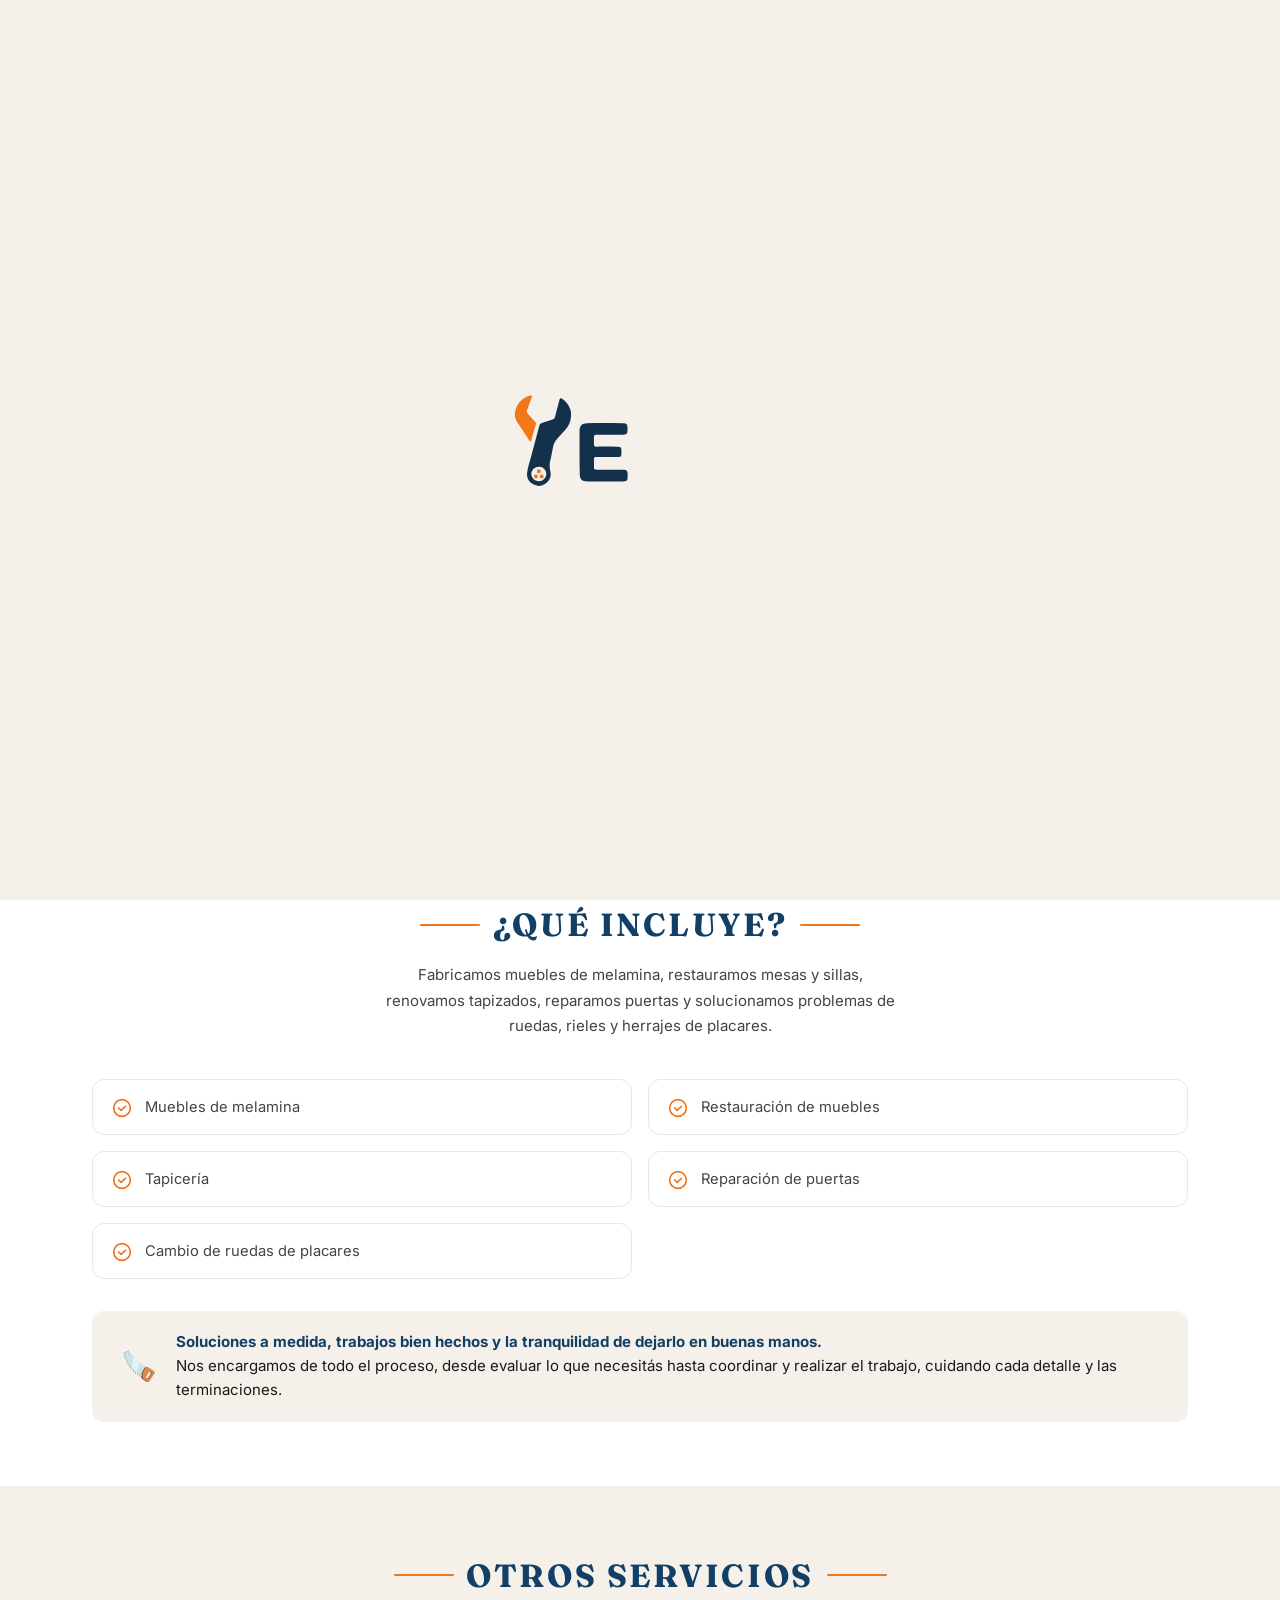
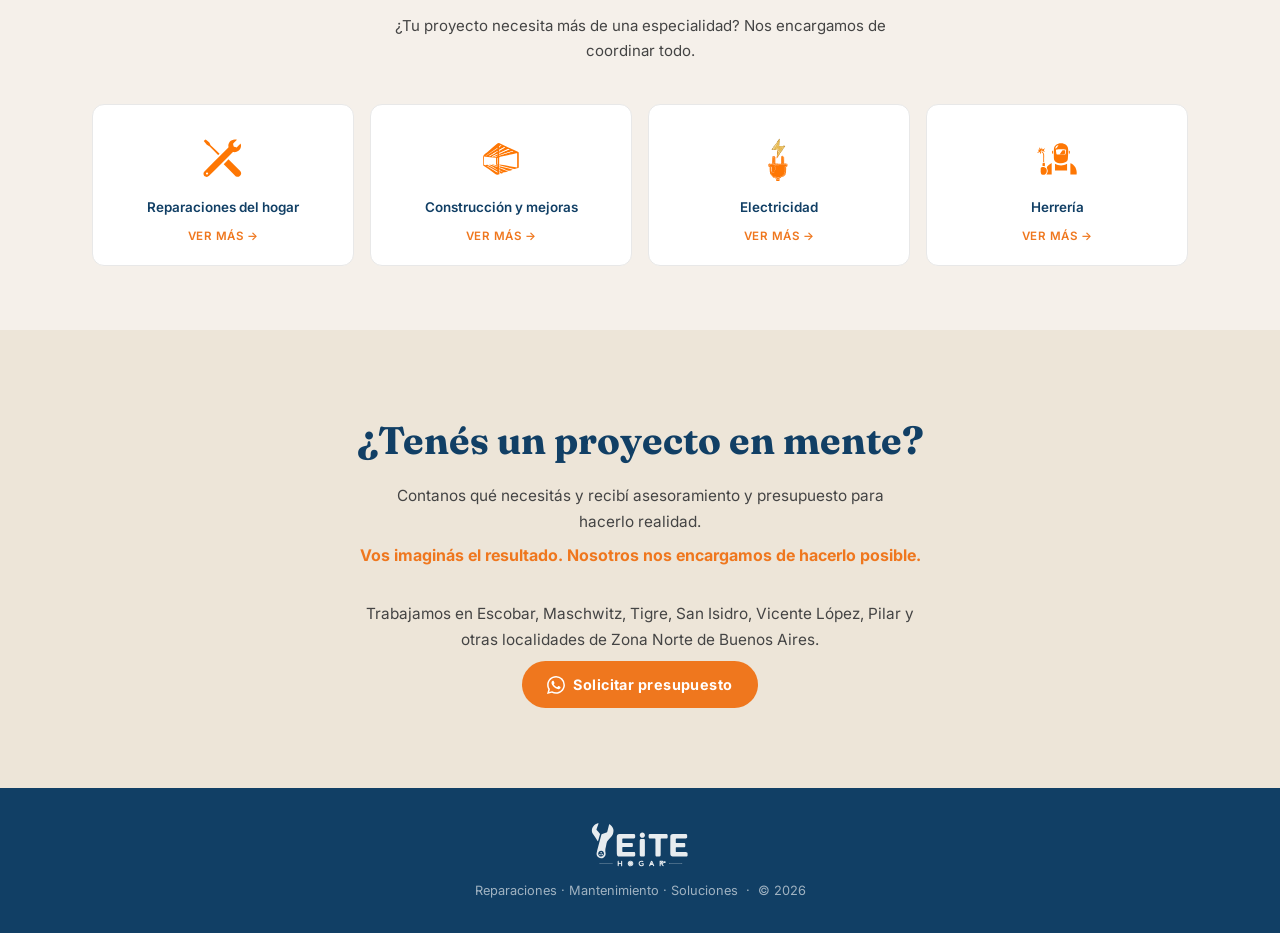
<file: servicios/carpinteria-muebles.html>
<!DOCTYPE html>
<html lang="es">
<head>
  <meta charset="UTF-8">
  <meta name="viewport" content="width=device-width, initial-scale=1.0">
  <title>Carpintería y muebles – Yeite Hogar</title>
  <meta name="description" content="Muebles de melamina, restauración, tapicería y reparación de puertas y placares. Solicitá presupuesto por WhatsApp.">
  <link rel="preconnect" href="https://fonts.googleapis.com">
  <link rel="preconnect" href="https://fonts.gstatic.com" crossorigin>
  <link href="https://fonts.googleapis.com/css2?family=Fraunces:ital,opsz,wght@0,9..144,400;0,9..144,700;1,9..144,400&family=Inter:wght@400;500;600;700&display=swap" rel="stylesheet">
  <link rel="icon" type="image/x-icon" href="../assets/img/favicon.ico">
  <link rel="stylesheet" href="../assets/css/styles.css">

  <!-- Google tag (gtag.js) -->
<script async src="https://www.googletagmanager.com/gtag/js?id=G-6PPZXK1RP9"></script>
<script>
  window.dataLayer = window.dataLayer || [];
  function gtag(){dataLayer.push(arguments);}
  gtag('js', new Date());

  gtag('config', 'G-6PPZXK1RP9');
</script>

  <!-- Google tag (gtag.js) -->
<script async src="https://www.googletagmanager.com/gtag/js?id=G-9BJTFR44V6"></script>
<script>
  window.dataLayer = window.dataLayer || [];
  function gtag(){dataLayer.push(arguments);}
  gtag('js', new Date());

  gtag('config', 'G-9BJTFR44V6');
</script>

<!-- Google Tag Manager -->
<script>(function(w,d,s,l,i){w[l]=w[l]||[];w[l].push({'gtm.start':
new Date().getTime(),event:'gtm.js'});var f=d.getElementsByTagName(s)[0],
j=d.createElement(s),dl=l!='dataLayer'?'&l='+l:'';j.async=true;j.src=
'https://www.googletagmanager.com/gtm.js?id='+i+dl;f.parentNode.insertBefore(j,f);
})(window,document,'script','dataLayer','GTM-WVPDNW99');</script>
<!-- End Google Tag Manager -->
</head>
<body>

  <!-- Google Tag Manager (noscript) -->
<noscript><iframe src="https://www.googletagmanager.com/ns.html?id=GTM-WVPDNW99"
height="0" width="0" style="display:none;visibility:hidden"></iframe></noscript>
<!-- End Google Tag Manager (noscript) -->

  <!-- ── PRELOADER ── -->
  <div id="preloader" aria-hidden="true">
    <div class="preloader-logo-wrap">
      <svg id="preloader-logo" viewBox="0 0 600 292" xmlns="http://www.w3.org/2000/svg">
        <style>
          #preloader-logo .st3{fill:#13314A;}
          #preloader-logo .st4{fill:#F1781A;}
          #preloader-logo .st2{fill:#FFFFFF;}
          #preloader-logo .st5{fill:#FDFAF7;}
        </style>

        <g id="pl-llave">
          <path class="st3" d="M141,62.4c-0.1,16.2-4.4,26.4-12.3,35.2c-6.4,7.1-12.6,14.3-19.2,21.1c-5.4,5.7-8.9,12-10.2,19.9
            c-1.9,11.5-4.5,22.8-7.1,34.2c-1.8,8-0.1,15.7,1.2,23.6c1.9,11-2.1,20-11,26.4c-9.5,6.8-19.8,7.3-29.8,1.3
            c-9.5-5.6-14.4-14.4-13.1-25.4c1.4-12.8,5.9-25,9.1-37.5c6.2-24,12.9-47.9,19.1-72c0.9-3.4,2.6-4.9,5.6-5.9
            c8.4-2.8,16.7-5.9,25.1-8.5c3.2-1,4.7-2.7,5.5-6c3.2-12.8,6.7-25.5,10-38.3c1.4-5.3,2.7-5.8,7.4-2.7
            C133.4,35.9,141.1,51.2,141,62.4z M67.1,183.9c-9.7-0.2-17.7,7.3-17.9,16.5c-0.2,9.1,7.8,17.2,17.3,17.3
            c9.2,0.1,17.1-7.6,17.3-16.7C83.9,191.8,76.4,184,67.1,183.9z"/>
          <path class="st4" d="M11,63.7c0.9-21,16-39.4,35.6-43.8c1.3-0.3,2.8-1.1,3.9,0.1c1.1,1.2,0.2,2.6-0.2,3.9
            c-3.5,9.8-7,19.6-10.7,29.4c-1.3,3.3-1,5.6,1.6,8.3c5.9,6.2,11.3,12.8,17.1,19.2c1.7,1.8,2,3.4,1.3,5.8
            c-3.5,11.9-6.8,23.9-10.2,35.9c-0.4,1.3-0.4,3.1-2,3.4c-1.7,0.3-2.1-1.6-2.8-2.7c-9.6-14.4-19-28.9-28.7-43.2
            C12.4,74.9,11.4,69.2,11,63.7z"/>
          <path class="st4" d="M65.5,199.2c-2.3-0.3-3.6-2.2-3.4-5c0.2-2.7,2-4.2,4.7-4.1c2.9,0.1,4.7,1.9,4.4,4.8
            C71,197.7,69.3,199.5,65.5,199.2z"/>
          <path class="st4" d="M64.3,205.7c0,3.3-1.7,5-4.3,5.1c-2.6,0.1-4.6-1.4-4.7-4.1c-0.1-2.7,1.2-4.8,4.4-4.8
            C62.6,201.9,63.9,203.6,64.3,205.7z"/>
          <path class="st4" d="M73.1,211c-2.4-0.5-4.4-1.7-4.4-4.5c-0.1-2.9,1.4-4.7,4.4-4.7c2.7,0,4.4,1.5,4.5,4.2
            C77.8,208.9,75.9,210.4,73.1,211z"/>
        </g>

        <g class="pl-letter" data-x="160">
          <path class="st3" d="M160.5,150.3c0-16.4,0-32.8,0-49.1c0-11.7,5.6-17.7,17.4-17.8c27.6-0.2,55.2-0.1,82.9,0
            c8.2,0,10.3,2.5,10.4,10.8c0,16.1,0,16.1-16,16.1c-18.1,0-36.2,0-54.3,0c-6.4,0-7.2,0.9-7.2,7.3c0,4.8,0.1,9.7,0,14.5
            c-0.2,4,1.5,5.5,5.5,5.5c15.9-0.1,31.8,0,47.8,0c8.8,0,10.2,1.4,10.2,10.4c0,13.5-0.1,13.6-13.5,13.6c-14.5,0-29,0-43.5,0
            c-5.7,0-6.4,0.8-6.4,6.5c0,5.6,0,11.2,0,16.8c0.1,5.3,1,6.2,6.4,6.2c20.3,0,40.6,0,60.9,0.1c8.4,0,10.3,1.9,10.4,10.5
            c0.1,15.9-0.1,16.1-16.1,16.1c-25.4,0-50.9,0-76.3,0c-13.2,0-18.2-5.1-18.2-18.4C160.5,183.1,160.5,166.7,160.5,150.3z"/>
        </g>

        <g class="pl-letter" data-x="298">
          <path class="st3" d="M329.3,165.8c0,13.6,0,27.1,0,40.7c0,9.4-1.9,11.3-11.1,11.3c-3.9,0-7.8,0-11.7,0c-4.4,0-6.9-2.4-7.7-6.6
            c-0.3-1.7-0.4-3.4-0.4-5.1c0-26.8,0-53.6,0-80.5c0-10,1.8-11.9,12-12c3.3-0.1,6.6-0.2,9.8,0c6.8,0.3,8.9,2.5,9,9.2
            C329.4,137.1,329.3,151.5,329.3,165.8C329.3,165.8,329.3,165.8,329.3,165.8z"/>
          <path class="st4" d="M298.4,90.8c-0.1-8.8,6.8-16.1,15.3-16.1c8.8-0.1,16,7.2,16,16.1c0,8.3-7.1,15.5-15.5,15.5
            C305.4,106.3,298.5,99.6,298.4,90.8z"/>
        </g>

        <g class="pl-letter" data-x="340">
          <path class="st3" d="M409.4,83.4c15.1,0,30.3-0.1,45.4,0c9.5,0.1,11.3,2.1,11.4,11.7c0.1,15-0.5,15.6-15.8,15.7
            c-6.6,0-13.1,0-19.7,0c-6.1,0-6.4,0.2-6.4,6.3c-0.1,29.2-0.1,58.3-0.2,87.5c0,2.2-0.1,4.4-0.4,6.5c-0.5,4.4-3.2,6.6-7.6,6.6
            c-4.8,0.1-9.7,0.1-14.5,0c-6-0.1-8.8-2.7-8.9-8.9c-0.1-10.1,0-20.3,0-30.4c0-20.7-0.1-41.5,0-62.2c0-4.1-1.3-5.6-5.4-5.5
            c-8.4,0.2-16.8,0.1-25.3,0c-8-0.1-10.2-2.4-10.3-10.4c0-3.4,0-6.9,0.3-10.3c0.4-3.9,2.7-6,6.7-6.4c8.4-0.8,16.8-0.3,25.2-0.4
            C392.6,83.3,401,83.4,409.4,83.4C409.4,83.4,409.4,83.4,409.4,83.4z"/>
        </g>

        <g class="pl-letter" data-x="481">
          <path class="st3" d="M481.8,150.3c0-16.5,0-33.1,0-49.6c0-11.6,4.8-16.9,16.7-17.2c16.1-0.4,32.2-0.1,48.2-0.1
            c8.6,0,17.2-0.1,25.8,0c8.4,0.1,10.5,2.3,10.6,10.6c0,2.7,0,5.3,0,8c-0.1,6.1-2.4,8.5-8.5,8.5c-16.9,0-33.7,0-50.6,0
            c-9.3,0-9.3,0-9.2,9.4c0,3.9,0,7.8,0,11.7c0,5.9,0.3,6.2,6.5,6.2c13.3,0,26.5,0,39.8,0c9.2,0,10.5,1.2,10.6,10.5
            c0.1,13.1-0.3,13.5-13.1,13.4c-12.5,0-25,0-37.5,0c-6,0-6.3,0.3-6.3,6.5c0,5.5,0,10.9,0,16.4c0,6,0.7,6.8,6.6,6.8
            c17.3,0,34.7,0,52,0c1.7,0,3.4,0.1,5.1,0.1c4.1,0,6.6,2.2,6.9,6.1c0.4,4.5,0.4,9.1,0.1,13.5c-0.4,4.7-2.9,6.7-7.9,6.7
            c-27,0.1-54,0.1-81,0c-9.3,0-14.6-5.7-14.7-15.1C481.7,185.3,481.8,167.8,481.8,150.3z"/>
        </g>

        <g class="pl-letter" data-x="166">
          <path class="st4" d="M193.1,258.9c0,4.4-0.1,8.7,0,13.1c0.1,2.4-0.8,3.2-3.2,3.3c-2.4,0-3.6-0.6-3.2-3.1c0-0.3,0-0.6,0-0.9
            c-0.2-10.7-0.6-11-11.7-9.6c-2,0.3-2.7,1.1-2.6,2.9c0.1,2.3-0.1,4.7,0,7c0.1,2.4-0.4,3.6-3.3,3.7c-3.2,0.1-3.1-1.7-3.1-3.8
            c0-8.6,0.1-17.2,0-25.7c0-2.1,0.5-3.1,2.9-3.1c2.2,0,3.7,0.5,3.5,3.1c-0.1,0.6-0.1,1.3,0,1.9c0.4,2.6-1.7,6.4,1.2,7.7
            c3.5,1.5,7.7,0.5,11.6,0.2c1.4-0.1,1.5-1.3,1.5-2.5c0-2.2,0.1-4.4,0-6.6c-0.1-2.2,0-3.9,3.1-3.8c2.8,0,3.4,1.2,3.3,3.7
            C193,250.5,193.1,254.7,193.1,258.9z"/>
        </g>

        <g class="pl-letter" data-x="226">
          <path class="st4" d="M259.9,259c-0.1,9.8-7.2,16.8-16.9,16.7c-9.5-0.1-16.8-7.4-16.8-17c0-9.4,7.7-16.6,17.3-16.5
            C253,242.4,260.1,249.7,259.9,259z M253.4,258.6c-0.1-5.9-4.6-10.6-10.2-10.6c-5.8,0-10.5,5.1-10.3,11c0.2,6.3,4.7,10.9,10.5,10.8
            C249.4,269.6,253.5,265.1,253.4,258.6z"/>
          <path class="st5" d="M253.4,258.6c0.1,6.4-4,11-10,11.2c-5.8,0.2-10.3-4.4-10.5-10.8c-0.2-5.9,4.6-11,10.3-11
            C248.8,248,253.3,252.7,253.4,258.6z"/>
        </g>

        <g class="pl-letter" data-x="284">
          <path class="st4" d="M315.5,257.1c7.7,0.2,6.7-1.5,7,6.4c0.2,8.6-1.8,10.6-11,12c-14.4,2.2-22.8-11.2-19-22.1
            c3.6-10.3,16.7-14.5,25.9-8.3c1.3,0.9,3.5,1.6,1.5,3.8c-1.3,1.5-2.1,3.1-4.8,1.3c-5.5-3.5-11.3-2.5-14.7,1.8
            c-3.2,4-2.8,10.7,0.9,14.6c2.9,3,9.3,3.9,13.1,2c1.9-1,1.5-2.5,1.6-4c0.1-2.1-1.3-2.2-2.8-2.2c-0.9,0-1.9,0-2.8,0
            c-2.1,0-1.9-1.5-2-2.9c0-1.4,0.2-2.5,1.9-2.5C312.1,257.1,313.8,257.1,315.5,257.1z"/>
        </g>

        <g class="pl-letter" data-x="357">
          <path class="st4" d="M386,274.6c-4.6,1.1-7.6,0.8-8.3-3.9c-0.3-2-1.7-2.7-3.7-2.6c-2.3,0.1-4.7,0.2-7,0c-3-0.3-4.6,0.9-5.5,3.7
            c-0.4,1.5-0.7,3.6-3.1,3.5c-1.4,0-3.1,0.6-4-0.5c-0.9-1,0.3-2.3,0.7-3.4c3.3-8.4,6.8-16.7,10.1-25.1c0.9-2.4,2-3.7,5-3.7
            c3.2,0,3.8,1.8,4.7,4.1C378.6,255.9,382.3,265.1,386,274.6z M369.8,250.8c-1.3,3.2-2.4,6.2-3.7,9.1c-0.7,1.7-0.5,2.5,1.6,2.7
            c6.3,0.8,7.1-0.2,4.7-6.1C371.7,254.7,371.5,252.6,369.8,250.8z"/>
          <path class="st5" d="M369.8,250.8c1.7,1.7,1.9,3.8,2.6,5.7c2.4,6,1.6,6.9-4.7,6.1c-2-0.3-2.3-1-1.6-2.7
            C367.4,257,368.5,254,369.8,250.8z"/>
        </g>

        <g class="pl-letter" data-x="410">
          <path class="st4" d="M443.3,274.6c-4.9,1.6-7.6,0-10-3.9c-1.7-2.9-2.4-8.3-7.4-6.8c-4,1.2-1.5,5.6-1.8,8.5
            c-0.3,2.8-1.7,2.7-3.7,2.8c-2.1,0.2-2.7-0.7-2.7-2.7c0.1-9,0-18.1,0-27.1c0-1.6,0.2-2.7,2.3-2.6c4,0.1,8.1-0.2,12.1,0.1
            c4.4,0.3,8,2.3,9.2,6.7c1.2,4.3,1,8.8-3.4,11.7c-2,1.3-1.9,2.3-0.7,4.1C439.3,268.1,441.1,271.2,443.3,274.6z M424,253.4
            c-0.6,3.3,0.1,5.1,4,4.8c3.6-0.3,7.1-0.2,7.8-4.7c0.4-3.1-2.7-5.3-6.8-5.4C425.2,248.1,422.9,249.3,424,253.4z"/>
          <path class="st5" d="M424,253.4c-1-4.2,1.2-5.3,5-5.3c4.1,0.1,7.2,2.3,6.8,5.4c-0.6,4.5-4.2,4.4-7.8,4.7
            C424.1,258.5,423.3,256.7,424,253.4z"/>
          <path class="st2" d="M450,256.6h-5.7c-2.3,0-4.1-1.9-4.1-4.1v-2.6c0-2.3,1.9-4.1,4.1-4.1h5.7c2.3,0,4.1,1.9,4.1,4.1v2.6
            C454.1,254.8,452.3,256.6,450,256.6z"/>
        </g>
      </svg>
    </div>
  </div>

  <!-- ── NAV ── -->
  <nav>
    <div class="nav-inner">
      <a class="nav-logo" href="../index.html">
        <img src="../assets/img/logo.svg" alt="Yeite Hogar">
      </a>
      <button class="nav-toggle" aria-label="Abrir menú" aria-expanded="false">
        <span></span><span></span><span></span>
      </button>
      <ul class="nav-links">
        <li class="nav-dropdown">
          <button class="nav-drop-toggle" aria-haspopup="true" aria-expanded="false">
            Servicios
            <svg class="nav-drop-caret" viewBox="0 0 24 24"><polyline points="6 9 12 15 18 9"/></svg>
          </button>
          <ul class="nav-dropdown-menu">
            <li><a href="reparaciones-hogar.html">Reparaciones del hogar</a></li>
            <li><a href="carpinteria-muebles.html">Carpintería y muebles</a></li>
            <li><a href="construccion-mejoras.html">Construcción y mejoras</a></li>
            <li><a href="electricidad.html">Electricidad</a></li>
            <li><a href="herreria.html">Herrería</a></li>
          </ul>
        </li>
        <li><a href="../index.html#quienes">Sobre nosotros</a></li>
        <li><a href="https://www.instagram.com/yeiteservicios" target="_blank">  <img src="../assets/img/ico-instagram.svg" alt="Instagram" width="20px"></a></li>
        <li>
          <a href="https://wa.me/5491125984838?text=Hola%20Yeite%20Hogar%2C%20necesito%20un%20presupuesto." class="nav-cta" target="_blank" rel="noopener">
            <img src="../assets/img/ico-whatsapp.svg" alt="">
            Solicitar presupuesto
          </a>
        </li>
      </ul>
    </div>
  </nav>

  <!-- ══════════════════════════════════════════════
       HERO DE SERVICIO
       ══════════════════════════════════════════════ -->
  <section class="service-hero">
    <div class="hero-inner">
      <div class="hero-text">
        <div class="service-breadcrumb">
          <a href="../index.html">Inicio</a> <span>/</span> <a href="../index.html#servicios">Servicios</a> <span>/</span> Carpintería y muebles
        </div>
        <h1 class="hero-headline">Carpintería, reparación y restauración de muebles en Zona&nbsp;Norte</h1>
        <div class="hero-divider"></div>
        <p class="hero-lead">¿Querés renovar un mueble, aprovechar mejor un espacio o solucionar algo que dejó de funcionar? Nosotros nos&nbsp;ocupamos.</p>
        <p class="hero-sub">En YEITE HOGAR realizamos trabajos de carpintería, muebles de melamina a medida, restauración y reparación de muebles, tapicería, arreglos de puertas y placares. Te ofrecemos soluciones prácticas y de calidad para renovar tus espacios, recuperar tus muebles y mejorar su&nbsp;funcionamiento.</p>
        <a href="https://wa.me/5491125984838?text=Hola%20Yeite%20Hogar%2C%20necesito%20un%20presupuesto%20de%20carpinter%C3%ADa%20y%20muebles." class="btn-orange" target="_blank" rel="noopener">
          <img src="../assets/img/ico-whatsapp.svg" alt="">
          Solicitar presupuesto
        </a>
        <div class="hero-wa-note">
          <img src="../assets/img/ico-whatsapp2.svg" alt="">
          Respuesta rápida
        </div>
      </div>
      <div class="hero-img-wrap">
        <div class="hero-slider">
          <div class="hero-slide is-active"><img src="../assets/img/servicios/YEITE_Muebles_Carpinteria/Restauracion_Mueble.png" alt="Restauración de muebles"></div>
          <div class="hero-slide"><img src="../assets/img/servicios/YEITE_Muebles_Carpinteria/Restauracion_Mueble_2.png" alt="Restauración de muebles"></div>
          <div class="hero-slide"><img src="../assets/img/servicios/YEITE_Muebles_Carpinteria/Arreglo_Puertas_Pacard.png" alt="Reparación de puertas de placar"></div>
          <div class="hero-slide"><img src="../assets/img/servicios/YEITE_Muebles_Carpinteria/Interior_Placares.png" alt="Organización interior de placares"></div>
          <button class="hero-slider-arrow hero-slider-prev" aria-label="Imagen anterior">‹</button>
          <button class="hero-slider-arrow hero-slider-next" aria-label="Imagen siguiente">›</button>
          <div class="hero-slider-dots">
            <button class="hero-slider-dot is-active" aria-label="Ir a la imagen 1"></button>
            <button class="hero-slider-dot" aria-label="Ir a la imagen 2"></button>
            <button class="hero-slider-dot" aria-label="Ir a la imagen 3"></button>
            <button class="hero-slider-dot" aria-label="Ir a la imagen 4"></button>
          </div>
        </div>
      </div>
    </div>
  </section>

  <!-- ══════════════════════════════════════════════
       QUÉ INCLUYE
       ══════════════════════════════════════════════ -->
  <section id="service-tareas">
    <div class="wrap">
      <div class="section-header-center">
        <h2>¿Qué incluye?</h2>
        <p>Fabricamos muebles de melamina, restauramos mesas y sillas, renovamos tapizados, reparamos puertas y solucionamos problemas de ruedas, rieles y herrajes de placares.</p>
      </div>
      <div class="service-tareas-list">
        <div class="service-tarea-item fade-left">
          <svg viewBox="0 0 24 24"><circle cx="12" cy="12" r="10"/><path d="M8 12l3 3 5-5"/></svg>
          <p>Muebles de melamina</p>
        </div>
        <div class="service-tarea-item fade-left">
          <svg viewBox="0 0 24 24"><circle cx="12" cy="12" r="10"/><path d="M8 12l3 3 5-5"/></svg>
          <p>Restauración de muebles</p>
        </div>
        <div class="service-tarea-item fade-left">
          <svg viewBox="0 0 24 24"><circle cx="12" cy="12" r="10"/><path d="M8 12l3 3 5-5"/></svg>
          <p>Tapicería</p>
        </div>
        <div class="service-tarea-item fade-left">
          <svg viewBox="0 0 24 24"><circle cx="12" cy="12" r="10"/><path d="M8 12l3 3 5-5"/></svg>
          <p>Reparación de puertas</p>
        </div>
        <div class="service-tarea-item fade-left">
          <svg viewBox="0 0 24 24"><circle cx="12" cy="12" r="10"/><path d="M8 12l3 3 5-5"/></svg>
          <p>Cambio de ruedas de placares</p>
        </div>
      </div>

      <div class="banner-cta">
        <div class="banner-cta-icon">🪚</div>
        <p><strong>Soluciones a medida, trabajos bien hechos y la tranquilidad de dejarlo en buenas manos.</strong><br>
        Nos encargamos de todo el proceso, desde evaluar lo que necesitás hasta coordinar y realizar el trabajo, cuidando cada detalle y las terminaciones.</p>
      </div>
    </div>
  </section>

  <!-- ══════════════════════════════════════════════
       OTROS SERVICIOS
       ══════════════════════════════════════════════ -->
  <section id="otros-servicios">
    <div class="wrap">
      <div class="section-header-center">
        <h2>Otros servicios</h2>
        <p>¿Tu proyecto necesita más de una especialidad? Nos encargamos de coordinar todo.</p>
      </div>
      <div class="servicios-grid servicios-grid--compact">
        <a class="srv-card" href="reparaciones-hogar.html">
          <div class="srv-card-icon"><img src="../assets/img/ico-accesorios.svg" alt=""></div>
          <h3>Reparaciones del hogar</h3>
          <span class="srv-card-more">Ver más →</span>
        </a>
        <a class="srv-card" href="construccion-mejoras.html">
          <div class="srv-card-icon"><img src="../assets/img/ico-pergola.svg" alt=""></div>
          <h3>Construcción y mejoras</h3>
          <span class="srv-card-more">Ver más →</span>
        </a>
        <a class="srv-card" href="electricidad.html">
          <div class="srv-card-icon"><img src="../assets/img/ico-electrico.svg" alt=""></div>
          <h3>Electricidad</h3>
          <span class="srv-card-more">Ver más →</span>
        </a>
        <a class="srv-card" href="herreria.html">
          <div class="srv-card-icon"><img src="../assets/img/ico-herreria.svg" alt=""></div>
          <h3>Herrería</h3>
          <span class="srv-card-more">Ver más →</span>
        </a>
      </div>
    </div>
  </section>

  <!-- ══════════════════════════════════════════════
       CTA FINAL
       ══════════════════════════════════════════════ -->
  <section id="cta-final">
    <div class="cta-final-inner">
      <h2>¿Tenés un proyecto en&nbsp;mente?</h2>
      <p class="cta-sub">Contanos qué necesitás y recibí asesoramiento y presupuesto para hacerlo&nbsp;realidad.</p>
      <span class="cta-accent">Vos imaginás el&nbsp;resultado. Nosotros nos encargamos de hacerlo&nbsp;posible.</span>
      <p class="cta-sub">Trabajamos en Escobar, Maschwitz, Tigre, San Isidro, Vicente López, Pilar y otras localidades de Zona Norte de Buenos&nbsp;Aires.</p>
      <a href="https://wa.me/5491125984838?text=Hola%20Yeite%20Hogar%2C%20necesito%20un%20presupuesto%20de%20carpinter%C3%ADa%20y%20muebles." class="btn-orange" target="_blank" rel="noopener">
        <img src="../assets/img/ico-whatsapp.svg" alt="">
        Solicitar presupuesto
      </a>
    </div>
  </section>

  <!-- ── FOOTER ── -->
  <footer>
    <img src="../assets/img/logo_footer.svg" width="100" alt="Yeite Hogar">
    <p>Reparaciones · Mantenimiento · Soluciones &nbsp;·&nbsp; © 2026</p>
  </footer>

  <!-- ── WA Flotante ── -->
  <a class="wa-float" href="https://wa.me/5491125984838?text=Hola%20Yeite%20Hogar%2C%20necesito%20un%20presupuesto." target="_blank" rel="noopener" aria-label="Contactar por WhatsApp">
    <img src="../assets/img/ico-whatsapp.svg" alt="">
  </a>

  <script>
    // Preloader animado: llave → gira y encastra → letras en cascada → fade out
    (function () {
      const preloader = document.getElementById('preloader');
      if (!preloader) return;
      const llave = document.getElementById('pl-llave');
      const logo = document.getElementById('preloader-logo');
      const letters = Array.from(document.querySelectorAll('.pl-letter'))
        .sort((a, b) => parseFloat(a.dataset.x) - parseFloat(b.dataset.x));
      const reduced = window.matchMedia('(prefers-reduced-motion: reduce)').matches;

      document.body.classList.add('pl-locked');

      function finish() {
        preloader.classList.add('pl-fade-out');
        document.body.classList.remove('pl-locked');
        setTimeout(() => preloader.classList.add('pl-done'), 400);
      }

      // Failsafe: nunca dejar el preloader colgado.
      const failsafe = setTimeout(finish, 5000);

      if (reduced) {
        llave.style.transition = 'none';
        llave.style.transform = 'translate(0,0) scale(1) rotate(0deg)';
        llave.classList.add('pl-appear');
        letters.forEach(l => l.classList.add('pl-in'));
        setTimeout(() => { clearTimeout(failsafe); finish(); }, 300);
        return;
      }

      requestAnimationFrame(() => llave.classList.add('pl-appear'));
      setTimeout(() => llave.classList.add('pl-spin'), 300);

      const letterStart = 300 + 1250;
      const staggerWindow = 700;
      const step = staggerWindow / letters.length;
      letters.forEach((l, i) => {
        setTimeout(() => l.classList.add('pl-in'), letterStart + i * step);
      });

      const lastLetterIn = letterStart + (letters.length - 1) * step + 320;
      setTimeout(() => logo.classList.add('pl-settle'), lastLetterIn);

      const holdEnd = lastLetterIn + 200 + 400;
      setTimeout(() => { clearTimeout(failsafe); finish(); }, holdEnd);
    })();

    // Menú hamburguesa
    const toggle = document.querySelector('.nav-toggle');
    const links  = document.querySelector('.nav-links');
    toggle.addEventListener('click', () => {
      const open = links.classList.toggle('open');
      toggle.classList.toggle('open', open);
      toggle.setAttribute('aria-expanded', open);
    });
    links.querySelectorAll('a').forEach(a => {
      a.addEventListener('click', () => {
        links.classList.remove('open');
        toggle.classList.remove('open');
        toggle.setAttribute('aria-expanded', false);
      });
    });

    // Dropdown "Servicios"
    document.querySelectorAll('.nav-dropdown').forEach(drop => {
      const dropToggle = drop.querySelector('.nav-drop-toggle');
      dropToggle.addEventListener('click', (e) => {
        e.stopPropagation();
        const isOpen = drop.classList.toggle('open');
        dropToggle.setAttribute('aria-expanded', isOpen);
      });
    });
    document.addEventListener('click', () => {
      document.querySelectorAll('.nav-dropdown.open').forEach(d => {
        d.classList.remove('open');
        d.querySelector('.nav-drop-toggle').setAttribute('aria-expanded', 'false');
      });
    });

    // Nav: transparente en hero → blanco al hacer scroll
    const nav = document.querySelector('nav');
    const updateNav = () => {
      nav.classList.toggle('scrolled', window.scrollY > 40);
    };
    window.addEventListener('scroll', updateNav, { passive: true });
    updateNav();

    // Slider de imágenes del hero de servicio
    document.querySelectorAll('.hero-slider').forEach(slider => {
      const slides = Array.from(slider.querySelectorAll('.hero-slide'));
      const dots = Array.from(slider.querySelectorAll('.hero-slider-dot'));
      const prevBtn = slider.querySelector('.hero-slider-prev');
      const nextBtn = slider.querySelector('.hero-slider-next');
      if (slides.length < 2) return;

      let current = Math.max(0, slides.findIndex(s => s.classList.contains('is-active')));
      let timer;
      const reduced = window.matchMedia('(prefers-reduced-motion: reduce)').matches;

      function goTo(index) {
        current = (index + slides.length) % slides.length;
        slides.forEach((s, i) => s.classList.toggle('is-active', i === current));
        dots.forEach((d, i) => d.classList.toggle('is-active', i === current));
      }
      function restart() {
        clearInterval(timer);
        if (!reduced) timer = setInterval(() => goTo(current + 1), 5000);
      }

      dots.forEach((dot, i) => dot.addEventListener('click', () => { goTo(i); restart(); }));
      if (nextBtn) nextBtn.addEventListener('click', () => { goTo(current + 1); restart(); });
      if (prevBtn) prevBtn.addEventListener('click', () => { goTo(current - 1); restart(); });

      restart();
    });

    // Animación fade-up / fade-left al entrar en viewport
    const fadeEls = document.querySelectorAll('.fade-up, .fade-left');
    if (fadeEls.length) {
      const fadeObserver = new IntersectionObserver((entries) => {
        entries.forEach(entry => {
          if (entry.isIntersecting) {
            entry.target.classList.add('is-visible');
            fadeObserver.unobserve(entry.target);
          }
        });
      }, { threshold: 0.2 });
      fadeEls.forEach(el => fadeObserver.observe(el));
    }
  </script>

</body>
</html>
</file>
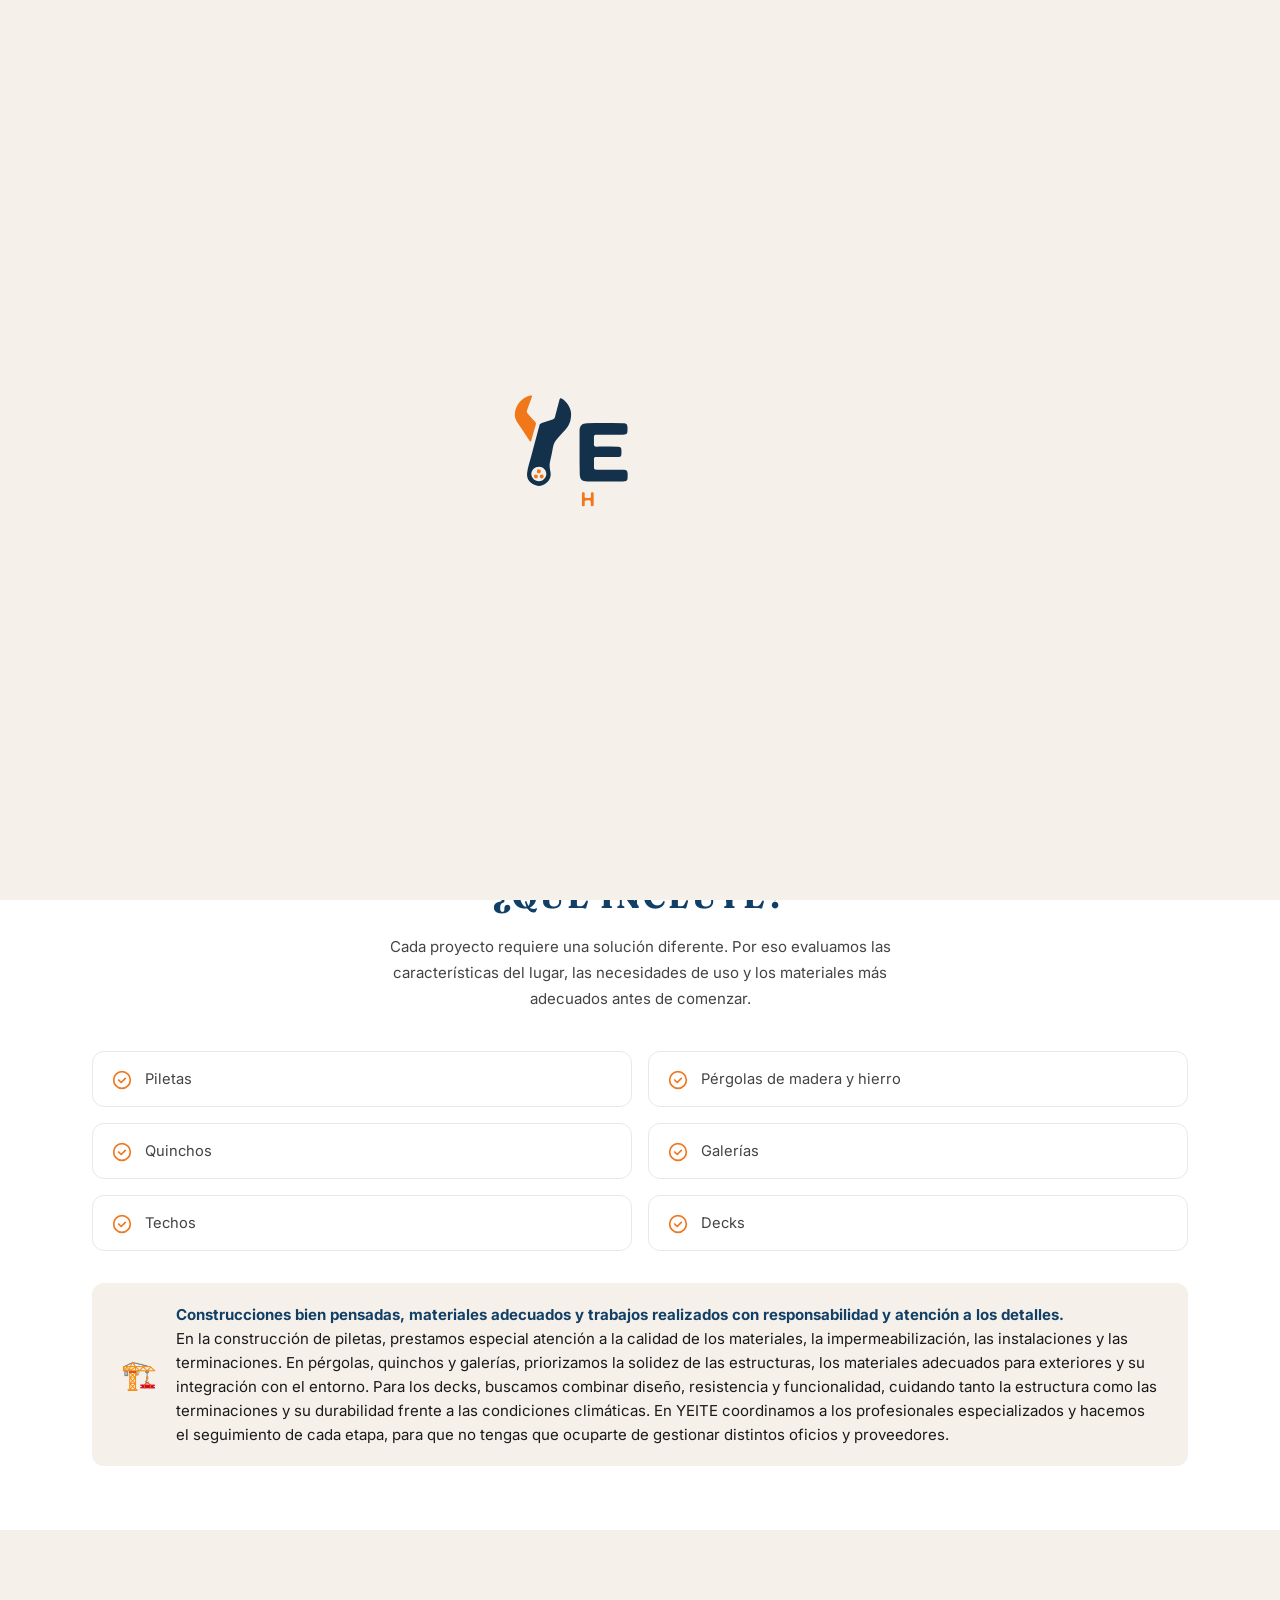
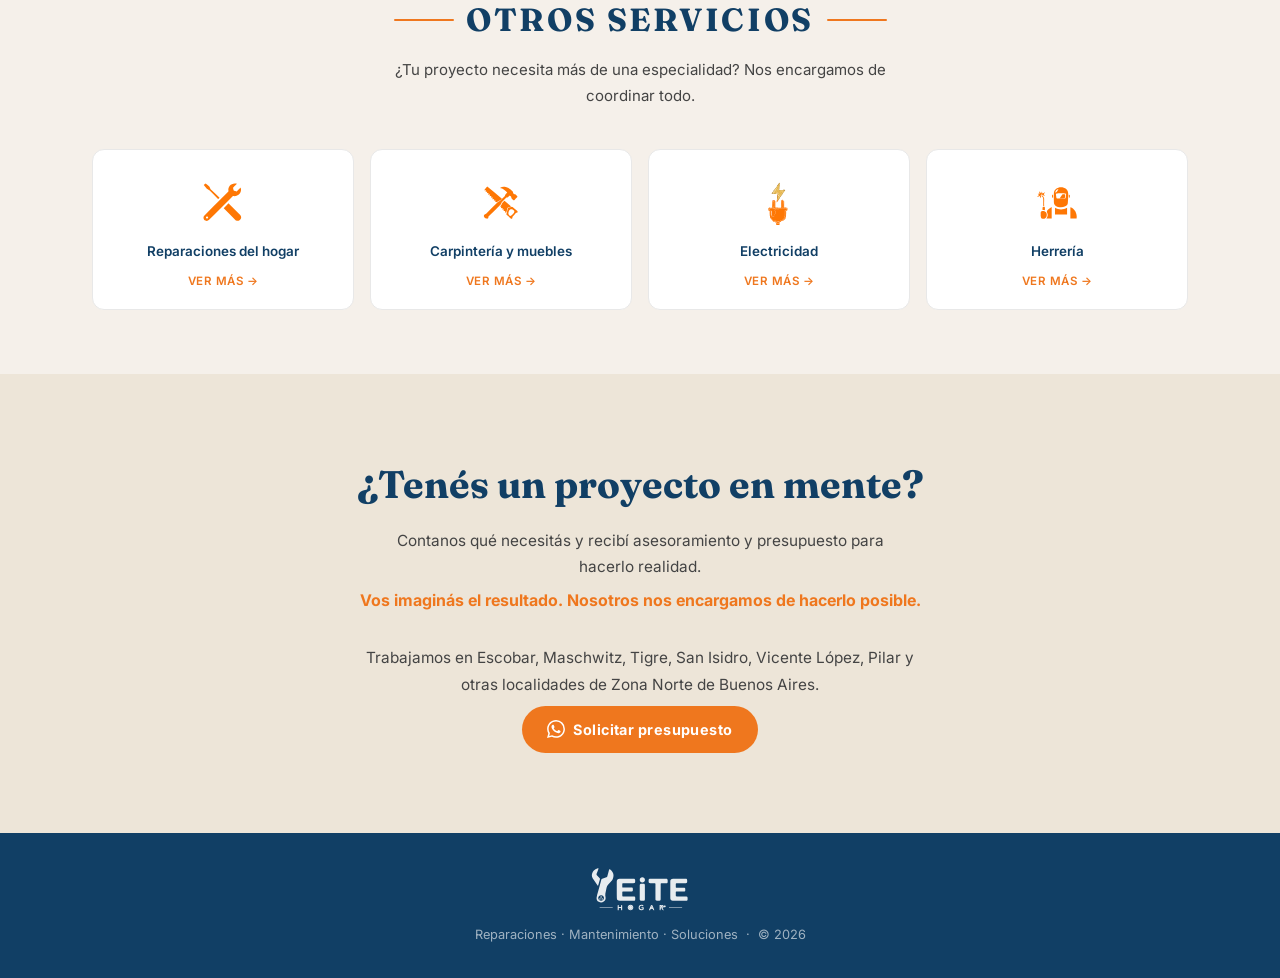
<file: servicios/construccion-mejoras.html>
<!DOCTYPE html>
<html lang="es">
<head>
  <meta charset="UTF-8">
  <meta name="viewport" content="width=device-width, initial-scale=1.0">
  <title>Construcción y mejoras de espacios exteriores – Yeite Hogar</title>
  <meta name="description" content="Piletas, pérgolas de madera y hierro, quinchos, galerías, techos y decks en Zona Norte. Solicitá presupuesto por WhatsApp.">
  <link rel="preconnect" href="https://fonts.googleapis.com">
  <link rel="preconnect" href="https://fonts.gstatic.com" crossorigin>
  <link href="https://fonts.googleapis.com/css2?family=Fraunces:ital,opsz,wght@0,9..144,400;0,9..144,700;1,9..144,400&family=Inter:wght@400;500;600;700&display=swap" rel="stylesheet">
  <link rel="icon" type="image/x-icon" href="../assets/img/favicon.ico">
  <link rel="stylesheet" href="../assets/css/styles.css">

  <!-- Google tag (gtag.js) -->
<script async src="https://www.googletagmanager.com/gtag/js?id=G-6PPZXK1RP9"></script>
<script>
  window.dataLayer = window.dataLayer || [];
  function gtag(){dataLayer.push(arguments);}
  gtag('js', new Date());

  gtag('config', 'G-6PPZXK1RP9');
</script>

  <!-- Google tag (gtag.js) -->
<script async src="https://www.googletagmanager.com/gtag/js?id=G-9BJTFR44V6"></script>
<script>
  window.dataLayer = window.dataLayer || [];
  function gtag(){dataLayer.push(arguments);}
  gtag('js', new Date());

  gtag('config', 'G-9BJTFR44V6');
</script>

<!-- Google Tag Manager -->
<script>(function(w,d,s,l,i){w[l]=w[l]||[];w[l].push({'gtm.start':
new Date().getTime(),event:'gtm.js'});var f=d.getElementsByTagName(s)[0],
j=d.createElement(s),dl=l!='dataLayer'?'&l='+l:'';j.async=true;j.src=
'https://www.googletagmanager.com/gtm.js?id='+i+dl;f.parentNode.insertBefore(j,f);
})(window,document,'script','dataLayer','GTM-WVPDNW99');</script>
<!-- End Google Tag Manager -->
</head>
<body>

  <!-- Google Tag Manager (noscript) -->
<noscript><iframe src="https://www.googletagmanager.com/ns.html?id=GTM-WVPDNW99"
height="0" width="0" style="display:none;visibility:hidden"></iframe></noscript>
<!-- End Google Tag Manager (noscript) -->

  <!-- ── PRELOADER ── -->
  <div id="preloader" aria-hidden="true">
    <div class="preloader-logo-wrap">
      <svg id="preloader-logo" viewBox="0 0 600 292" xmlns="http://www.w3.org/2000/svg">
        <style>
          #preloader-logo .st3{fill:#13314A;}
          #preloader-logo .st4{fill:#F1781A;}
          #preloader-logo .st2{fill:#FFFFFF;}
          #preloader-logo .st5{fill:#FDFAF7;}
        </style>

        <g id="pl-llave">
          <path class="st3" d="M141,62.4c-0.1,16.2-4.4,26.4-12.3,35.2c-6.4,7.1-12.6,14.3-19.2,21.1c-5.4,5.7-8.9,12-10.2,19.9
            c-1.9,11.5-4.5,22.8-7.1,34.2c-1.8,8-0.1,15.7,1.2,23.6c1.9,11-2.1,20-11,26.4c-9.5,6.8-19.8,7.3-29.8,1.3
            c-9.5-5.6-14.4-14.4-13.1-25.4c1.4-12.8,5.9-25,9.1-37.5c6.2-24,12.9-47.9,19.1-72c0.9-3.4,2.6-4.9,5.6-5.9
            c8.4-2.8,16.7-5.9,25.1-8.5c3.2-1,4.7-2.7,5.5-6c3.2-12.8,6.7-25.5,10-38.3c1.4-5.3,2.7-5.8,7.4-2.7
            C133.4,35.9,141.1,51.2,141,62.4z M67.1,183.9c-9.7-0.2-17.7,7.3-17.9,16.5c-0.2,9.1,7.8,17.2,17.3,17.3
            c9.2,0.1,17.1-7.6,17.3-16.7C83.9,191.8,76.4,184,67.1,183.9z"/>
          <path class="st4" d="M11,63.7c0.9-21,16-39.4,35.6-43.8c1.3-0.3,2.8-1.1,3.9,0.1c1.1,1.2,0.2,2.6-0.2,3.9
            c-3.5,9.8-7,19.6-10.7,29.4c-1.3,3.3-1,5.6,1.6,8.3c5.9,6.2,11.3,12.8,17.1,19.2c1.7,1.8,2,3.4,1.3,5.8
            c-3.5,11.9-6.8,23.9-10.2,35.9c-0.4,1.3-0.4,3.1-2,3.4c-1.7,0.3-2.1-1.6-2.8-2.7c-9.6-14.4-19-28.9-28.7-43.2
            C12.4,74.9,11.4,69.2,11,63.7z"/>
          <path class="st4" d="M65.5,199.2c-2.3-0.3-3.6-2.2-3.4-5c0.2-2.7,2-4.2,4.7-4.1c2.9,0.1,4.7,1.9,4.4,4.8
            C71,197.7,69.3,199.5,65.5,199.2z"/>
          <path class="st4" d="M64.3,205.7c0,3.3-1.7,5-4.3,5.1c-2.6,0.1-4.6-1.4-4.7-4.1c-0.1-2.7,1.2-4.8,4.4-4.8
            C62.6,201.9,63.9,203.6,64.3,205.7z"/>
          <path class="st4" d="M73.1,211c-2.4-0.5-4.4-1.7-4.4-4.5c-0.1-2.9,1.4-4.7,4.4-4.7c2.7,0,4.4,1.5,4.5,4.2
            C77.8,208.9,75.9,210.4,73.1,211z"/>
        </g>

        <g class="pl-letter" data-x="160">
          <path class="st3" d="M160.5,150.3c0-16.4,0-32.8,0-49.1c0-11.7,5.6-17.7,17.4-17.8c27.6-0.2,55.2-0.1,82.9,0
            c8.2,0,10.3,2.5,10.4,10.8c0,16.1,0,16.1-16,16.1c-18.1,0-36.2,0-54.3,0c-6.4,0-7.2,0.9-7.2,7.3c0,4.8,0.1,9.7,0,14.5
            c-0.2,4,1.5,5.5,5.5,5.5c15.9-0.1,31.8,0,47.8,0c8.8,0,10.2,1.4,10.2,10.4c0,13.5-0.1,13.6-13.5,13.6c-14.5,0-29,0-43.5,0
            c-5.7,0-6.4,0.8-6.4,6.5c0,5.6,0,11.2,0,16.8c0.1,5.3,1,6.2,6.4,6.2c20.3,0,40.6,0,60.9,0.1c8.4,0,10.3,1.9,10.4,10.5
            c0.1,15.9-0.1,16.1-16.1,16.1c-25.4,0-50.9,0-76.3,0c-13.2,0-18.2-5.1-18.2-18.4C160.5,183.1,160.5,166.7,160.5,150.3z"/>
        </g>

        <g class="pl-letter" data-x="298">
          <path class="st3" d="M329.3,165.8c0,13.6,0,27.1,0,40.7c0,9.4-1.9,11.3-11.1,11.3c-3.9,0-7.8,0-11.7,0c-4.4,0-6.9-2.4-7.7-6.6
            c-0.3-1.7-0.4-3.4-0.4-5.1c0-26.8,0-53.6,0-80.5c0-10,1.8-11.9,12-12c3.3-0.1,6.6-0.2,9.8,0c6.8,0.3,8.9,2.5,9,9.2
            C329.4,137.1,329.3,151.5,329.3,165.8C329.3,165.8,329.3,165.8,329.3,165.8z"/>
          <path class="st4" d="M298.4,90.8c-0.1-8.8,6.8-16.1,15.3-16.1c8.8-0.1,16,7.2,16,16.1c0,8.3-7.1,15.5-15.5,15.5
            C305.4,106.3,298.5,99.6,298.4,90.8z"/>
        </g>

        <g class="pl-letter" data-x="340">
          <path class="st3" d="M409.4,83.4c15.1,0,30.3-0.1,45.4,0c9.5,0.1,11.3,2.1,11.4,11.7c0.1,15-0.5,15.6-15.8,15.7
            c-6.6,0-13.1,0-19.7,0c-6.1,0-6.4,0.2-6.4,6.3c-0.1,29.2-0.1,58.3-0.2,87.5c0,2.2-0.1,4.4-0.4,6.5c-0.5,4.4-3.2,6.6-7.6,6.6
            c-4.8,0.1-9.7,0.1-14.5,0c-6-0.1-8.8-2.7-8.9-8.9c-0.1-10.1,0-20.3,0-30.4c0-20.7-0.1-41.5,0-62.2c0-4.1-1.3-5.6-5.4-5.5
            c-8.4,0.2-16.8,0.1-25.3,0c-8-0.1-10.2-2.4-10.3-10.4c0-3.4,0-6.9,0.3-10.3c0.4-3.9,2.7-6,6.7-6.4c8.4-0.8,16.8-0.3,25.2-0.4
            C392.6,83.3,401,83.4,409.4,83.4C409.4,83.4,409.4,83.4,409.4,83.4z"/>
        </g>

        <g class="pl-letter" data-x="481">
          <path class="st3" d="M481.8,150.3c0-16.5,0-33.1,0-49.6c0-11.6,4.8-16.9,16.7-17.2c16.1-0.4,32.2-0.1,48.2-0.1
            c8.6,0,17.2-0.1,25.8,0c8.4,0.1,10.5,2.3,10.6,10.6c0,2.7,0,5.3,0,8c-0.1,6.1-2.4,8.5-8.5,8.5c-16.9,0-33.7,0-50.6,0
            c-9.3,0-9.3,0-9.2,9.4c0,3.9,0,7.8,0,11.7c0,5.9,0.3,6.2,6.5,6.2c13.3,0,26.5,0,39.8,0c9.2,0,10.5,1.2,10.6,10.5
            c0.1,13.1-0.3,13.5-13.1,13.4c-12.5,0-25,0-37.5,0c-6,0-6.3,0.3-6.3,6.5c0,5.5,0,10.9,0,16.4c0,6,0.7,6.8,6.6,6.8
            c17.3,0,34.7,0,52,0c1.7,0,3.4,0.1,5.1,0.1c4.1,0,6.6,2.2,6.9,6.1c0.4,4.5,0.4,9.1,0.1,13.5c-0.4,4.7-2.9,6.7-7.9,6.7
            c-27,0.1-54,0.1-81,0c-9.3,0-14.6-5.7-14.7-15.1C481.7,185.3,481.8,167.8,481.8,150.3z"/>
        </g>

        <g class="pl-letter" data-x="166">
          <path class="st4" d="M193.1,258.9c0,4.4-0.1,8.7,0,13.1c0.1,2.4-0.8,3.2-3.2,3.3c-2.4,0-3.6-0.6-3.2-3.1c0-0.3,0-0.6,0-0.9
            c-0.2-10.7-0.6-11-11.7-9.6c-2,0.3-2.7,1.1-2.6,2.9c0.1,2.3-0.1,4.7,0,7c0.1,2.4-0.4,3.6-3.3,3.7c-3.2,0.1-3.1-1.7-3.1-3.8
            c0-8.6,0.1-17.2,0-25.7c0-2.1,0.5-3.1,2.9-3.1c2.2,0,3.7,0.5,3.5,3.1c-0.1,0.6-0.1,1.3,0,1.9c0.4,2.6-1.7,6.4,1.2,7.7
            c3.5,1.5,7.7,0.5,11.6,0.2c1.4-0.1,1.5-1.3,1.5-2.5c0-2.2,0.1-4.4,0-6.6c-0.1-2.2,0-3.9,3.1-3.8c2.8,0,3.4,1.2,3.3,3.7
            C193,250.5,193.1,254.7,193.1,258.9z"/>
        </g>

        <g class="pl-letter" data-x="226">
          <path class="st4" d="M259.9,259c-0.1,9.8-7.2,16.8-16.9,16.7c-9.5-0.1-16.8-7.4-16.8-17c0-9.4,7.7-16.6,17.3-16.5
            C253,242.4,260.1,249.7,259.9,259z M253.4,258.6c-0.1-5.9-4.6-10.6-10.2-10.6c-5.8,0-10.5,5.1-10.3,11c0.2,6.3,4.7,10.9,10.5,10.8
            C249.4,269.6,253.5,265.1,253.4,258.6z"/>
          <path class="st5" d="M253.4,258.6c0.1,6.4-4,11-10,11.2c-5.8,0.2-10.3-4.4-10.5-10.8c-0.2-5.9,4.6-11,10.3-11
            C248.8,248,253.3,252.7,253.4,258.6z"/>
        </g>

        <g class="pl-letter" data-x="284">
          <path class="st4" d="M315.5,257.1c7.7,0.2,6.7-1.5,7,6.4c0.2,8.6-1.8,10.6-11,12c-14.4,2.2-22.8-11.2-19-22.1
            c3.6-10.3,16.7-14.5,25.9-8.3c1.3,0.9,3.5,1.6,1.5,3.8c-1.3,1.5-2.1,3.1-4.8,1.3c-5.5-3.5-11.3-2.5-14.7,1.8
            c-3.2,4-2.8,10.7,0.9,14.6c2.9,3,9.3,3.9,13.1,2c1.9-1,1.5-2.5,1.6-4c0.1-2.1-1.3-2.2-2.8-2.2c-0.9,0-1.9,0-2.8,0
            c-2.1,0-1.9-1.5-2-2.9c0-1.4,0.2-2.5,1.9-2.5C312.1,257.1,313.8,257.1,315.5,257.1z"/>
        </g>

        <g class="pl-letter" data-x="357">
          <path class="st4" d="M386,274.6c-4.6,1.1-7.6,0.8-8.3-3.9c-0.3-2-1.7-2.7-3.7-2.6c-2.3,0.1-4.7,0.2-7,0c-3-0.3-4.6,0.9-5.5,3.7
            c-0.4,1.5-0.7,3.6-3.1,3.5c-1.4,0-3.1,0.6-4-0.5c-0.9-1,0.3-2.3,0.7-3.4c3.3-8.4,6.8-16.7,10.1-25.1c0.9-2.4,2-3.7,5-3.7
            c3.2,0,3.8,1.8,4.7,4.1C378.6,255.9,382.3,265.1,386,274.6z M369.8,250.8c-1.3,3.2-2.4,6.2-3.7,9.1c-0.7,1.7-0.5,2.5,1.6,2.7
            c6.3,0.8,7.1-0.2,4.7-6.1C371.7,254.7,371.5,252.6,369.8,250.8z"/>
          <path class="st5" d="M369.8,250.8c1.7,1.7,1.9,3.8,2.6,5.7c2.4,6,1.6,6.9-4.7,6.1c-2-0.3-2.3-1-1.6-2.7
            C367.4,257,368.5,254,369.8,250.8z"/>
        </g>

        <g class="pl-letter" data-x="410">
          <path class="st4" d="M443.3,274.6c-4.9,1.6-7.6,0-10-3.9c-1.7-2.9-2.4-8.3-7.4-6.8c-4,1.2-1.5,5.6-1.8,8.5
            c-0.3,2.8-1.7,2.7-3.7,2.8c-2.1,0.2-2.7-0.7-2.7-2.7c0.1-9,0-18.1,0-27.1c0-1.6,0.2-2.7,2.3-2.6c4,0.1,8.1-0.2,12.1,0.1
            c4.4,0.3,8,2.3,9.2,6.7c1.2,4.3,1,8.8-3.4,11.7c-2,1.3-1.9,2.3-0.7,4.1C439.3,268.1,441.1,271.2,443.3,274.6z M424,253.4
            c-0.6,3.3,0.1,5.1,4,4.8c3.6-0.3,7.1-0.2,7.8-4.7c0.4-3.1-2.7-5.3-6.8-5.4C425.2,248.1,422.9,249.3,424,253.4z"/>
          <path class="st5" d="M424,253.4c-1-4.2,1.2-5.3,5-5.3c4.1,0.1,7.2,2.3,6.8,5.4c-0.6,4.5-4.2,4.4-7.8,4.7
            C424.1,258.5,423.3,256.7,424,253.4z"/>
          <path class="st2" d="M450,256.6h-5.7c-2.3,0-4.1-1.9-4.1-4.1v-2.6c0-2.3,1.9-4.1,4.1-4.1h5.7c2.3,0,4.1,1.9,4.1,4.1v2.6
            C454.1,254.8,452.3,256.6,450,256.6z"/>
        </g>
      </svg>
    </div>
  </div>

  <!-- ── NAV ── -->
  <nav>
    <div class="nav-inner">
      <a class="nav-logo" href="../index.html">
        <img src="../assets/img/logo.svg" alt="Yeite Hogar">
      </a>
      <button class="nav-toggle" aria-label="Abrir menú" aria-expanded="false">
        <span></span><span></span><span></span>
      </button>
      <ul class="nav-links">
        <li class="nav-dropdown">
          <button class="nav-drop-toggle" aria-haspopup="true" aria-expanded="false">
            Servicios
            <svg class="nav-drop-caret" viewBox="0 0 24 24"><polyline points="6 9 12 15 18 9"/></svg>
          </button>
          <ul class="nav-dropdown-menu">
            <li><a href="reparaciones-hogar.html">Reparaciones del hogar</a></li>
            <li><a href="carpinteria-muebles.html">Carpintería y muebles</a></li>
            <li><a href="construccion-mejoras.html">Construcción y mejoras</a></li>
            <li><a href="electricidad.html">Electricidad</a></li>
            <li><a href="herreria.html">Herrería</a></li>
          </ul>
        </li>
        <li><a href="../index.html#quienes">Sobre nosotros</a></li>
        <li><a href="https://www.instagram.com/yeiteservicios" target="_blank">  <img src="../assets/img/ico-instagram.svg" alt="Instagram" width="20px"></a></li>
        <li>
          <a href="https://wa.me/5491125984838?text=Hola%20Yeite%20Hogar%2C%20necesito%20un%20presupuesto." class="nav-cta" target="_blank" rel="noopener">
            <img src="../assets/img/ico-whatsapp.svg" alt="">
            Solicitar presupuesto
          </a>
        </li>
      </ul>
    </div>
  </nav>

  <!-- ══════════════════════════════════════════════
       HERO DE SERVICIO
       ══════════════════════════════════════════════ -->
  <section class="service-hero">
    <div class="hero-inner">
      <div class="hero-text">
        <div class="service-breadcrumb">
          <a href="../index.html">Inicio</a> <span>/</span> <a href="../index.html#servicios">Servicios</a> <span>/</span> Construcción y mejoras
        </div>
        <h1 class="hero-headline">Construcción y mejoras de espacios exteriores en Zona&nbsp;Norte</h1>
        <div class="hero-divider"></div>
        <p class="hero-lead">Nuestro objetivo es que cada espacio no solo quede bien, sino que esté bien&nbsp;construido.</p>
        <p class="hero-sub">En YEITE HOGAR realizamos proyectos de construcción y mejoras de espacios exteriores, incluyendo piletas, pérgolas de madera y hierro, quinchos, galerías, techos y decks. Nos ocupamos de cada proyecto de manera integral, desde la planificación y elección de materiales hasta la coordinación y ejecución de los&nbsp;trabajos.</p>
        <a href="https://wa.me/5491125984838?text=Hola%20Yeite%20Hogar%2C%20necesito%20un%20presupuesto%20de%20construcci%C3%B3n%20y%20mejoras%20de%20espacios%20exteriores." class="btn-orange" target="_blank" rel="noopener">
          <img src="../assets/img/ico-whatsapp.svg" alt="">
          Solicitar presupuesto
        </a>
        <div class="hero-wa-note">
          <img src="../assets/img/ico-whatsapp2.svg" alt="">
          Respuesta rápida
        </div>
      </div>
      <div class="hero-img-wrap">
        <div class="hero-slider">
          <div class="hero-slide is-active"><img src="../assets/img/servicios/YEITE_Albañileria/pileta.png" alt="Construcción de pileta"></div>
          <div class="hero-slide"><img src="../assets/img/servicios/YEITE_Albañileria/Reparación_drenaje_con_cemento.png" alt="Trabajos de construcción exterior"></div>
          <div class="hero-slide"><img src="../assets/img/servicios/YEITE_Albañileria/Reparación_drenaje_con_cemento2.png" alt="Trabajos de construcción exterior"></div>
          <div class="hero-slide"><img src="../assets/img/servicios/YEITE_Albañileria/Reparación_drenaje_con_cemento3.png" alt="Trabajos de construcción exterior"></div>
          <button class="hero-slider-arrow hero-slider-prev" aria-label="Imagen anterior">‹</button>
          <button class="hero-slider-arrow hero-slider-next" aria-label="Imagen siguiente">›</button>
          <div class="hero-slider-dots">
            <button class="hero-slider-dot is-active" aria-label="Ir a la imagen 1"></button>
            <button class="hero-slider-dot" aria-label="Ir a la imagen 2"></button>
            <button class="hero-slider-dot" aria-label="Ir a la imagen 3"></button>
            <button class="hero-slider-dot" aria-label="Ir a la imagen 4"></button>
          </div>
        </div>
      </div>
    </div>
  </section>

  <!-- ══════════════════════════════════════════════
       QUÉ INCLUYE
       ══════════════════════════════════════════════ -->
  <section id="service-tareas">
    <div class="wrap">
      <div class="section-header-center">
        <h2>¿Qué incluye?</h2>
        <p>Cada proyecto requiere una solución diferente. Por eso evaluamos las características del lugar, las necesidades de uso y los materiales más adecuados antes de comenzar.</p>
      </div>
      <div class="service-tareas-list">
        <div class="service-tarea-item fade-left">
          <svg viewBox="0 0 24 24"><circle cx="12" cy="12" r="10"/><path d="M8 12l3 3 5-5"/></svg>
          <p>Piletas</p>
        </div>
        <div class="service-tarea-item fade-left">
          <svg viewBox="0 0 24 24"><circle cx="12" cy="12" r="10"/><path d="M8 12l3 3 5-5"/></svg>
          <p>Pérgolas de madera y hierro</p>
        </div>
        <div class="service-tarea-item fade-left">
          <svg viewBox="0 0 24 24"><circle cx="12" cy="12" r="10"/><path d="M8 12l3 3 5-5"/></svg>
          <p>Quinchos</p>
        </div>
        <div class="service-tarea-item fade-left">
          <svg viewBox="0 0 24 24"><circle cx="12" cy="12" r="10"/><path d="M8 12l3 3 5-5"/></svg>
          <p>Galerías</p>
        </div>
        <div class="service-tarea-item fade-left">
          <svg viewBox="0 0 24 24"><circle cx="12" cy="12" r="10"/><path d="M8 12l3 3 5-5"/></svg>
          <p>Techos</p>
        </div>
        <div class="service-tarea-item fade-left">
          <svg viewBox="0 0 24 24"><circle cx="12" cy="12" r="10"/><path d="M8 12l3 3 5-5"/></svg>
          <p>Decks</p>
        </div>
      </div>

      <div class="banner-cta">
        <div class="banner-cta-icon">🏗️</div>
        <p><strong>Construcciones bien pensadas, materiales adecuados y trabajos realizados con responsabilidad y atención a los detalles.</strong><br>
        En la construcción de piletas, prestamos especial atención a la calidad de los materiales, la impermeabilización, las instalaciones y las terminaciones. En pérgolas, quinchos y galerías, priorizamos la solidez de las estructuras, los materiales adecuados para exteriores y su integración con el entorno. Para los decks, buscamos combinar diseño, resistencia y funcionalidad, cuidando tanto la estructura como las terminaciones y su durabilidad frente a las condiciones climáticas. En YEITE coordinamos a los profesionales especializados y hacemos el seguimiento de cada etapa, para que no tengas que ocuparte de gestionar distintos oficios y proveedores.</p>
      </div>
    </div>
  </section>

  <!-- ══════════════════════════════════════════════
       OTROS SERVICIOS
       ══════════════════════════════════════════════ -->
  <section id="otros-servicios">
    <div class="wrap">
      <div class="section-header-center">
        <h2>Otros servicios</h2>
        <p>¿Tu proyecto necesita más de una especialidad? Nos encargamos de coordinar todo.</p>
      </div>
      <div class="servicios-grid servicios-grid--compact">
        <a class="srv-card" href="reparaciones-hogar.html">
          <div class="srv-card-icon"><img src="../assets/img/ico-accesorios.svg" alt=""></div>
          <h3>Reparaciones del hogar</h3>
          <span class="srv-card-more">Ver más →</span>
        </a>
        <a class="srv-card" href="carpinteria-muebles.html">
          <div class="srv-card-icon"><img src="../assets/img/ico-carpinteria.svg" alt=""></div>
          <h3>Carpintería y muebles</h3>
          <span class="srv-card-more">Ver más →</span>
        </a>
        <a class="srv-card" href="electricidad.html">
          <div class="srv-card-icon"><img src="../assets/img/ico-electrico.svg" alt=""></div>
          <h3>Electricidad</h3>
          <span class="srv-card-more">Ver más →</span>
        </a>
        <a class="srv-card" href="herreria.html">
          <div class="srv-card-icon"><img src="../assets/img/ico-herreria.svg" alt=""></div>
          <h3>Herrería</h3>
          <span class="srv-card-more">Ver más →</span>
        </a>
      </div>
    </div>
  </section>

  <!-- ══════════════════════════════════════════════
       CTA FINAL
       ══════════════════════════════════════════════ -->
  <section id="cta-final">
    <div class="cta-final-inner">
      <h2>¿Tenés un proyecto en&nbsp;mente?</h2>
      <p class="cta-sub">Contanos qué necesitás y recibí asesoramiento y presupuesto para hacerlo&nbsp;realidad.</p>
      <span class="cta-accent">Vos imaginás el&nbsp;resultado. Nosotros nos encargamos de hacerlo&nbsp;posible.</span>
      <p class="cta-sub">Trabajamos en Escobar, Maschwitz, Tigre, San Isidro, Vicente López, Pilar y otras localidades de Zona Norte de Buenos&nbsp;Aires.</p>
      <a href="https://wa.me/5491125984838?text=Hola%20Yeite%20Hogar%2C%20necesito%20un%20presupuesto%20de%20construcci%C3%B3n%20y%20mejoras%20de%20espacios%20exteriores." class="btn-orange" target="_blank" rel="noopener">
        <img src="../assets/img/ico-whatsapp.svg" alt="">
        Solicitar presupuesto
      </a>
    </div>
  </section>

  <!-- ── FOOTER ── -->
  <footer>
    <img src="../assets/img/logo_footer.svg" width="100" alt="Yeite Hogar">
    <p>Reparaciones · Mantenimiento · Soluciones &nbsp;·&nbsp; © 2026</p>
  </footer>

  <!-- ── WA Flotante ── -->
  <a class="wa-float" href="https://wa.me/5491125984838?text=Hola%20Yeite%20Hogar%2C%20necesito%20un%20presupuesto." target="_blank" rel="noopener" aria-label="Contactar por WhatsApp">
    <img src="../assets/img/ico-whatsapp.svg" alt="">
  </a>

  <script>
    // Preloader animado: llave → gira y encastra → letras en cascada → fade out
    (function () {
      const preloader = document.getElementById('preloader');
      if (!preloader) return;
      const llave = document.getElementById('pl-llave');
      const logo = document.getElementById('preloader-logo');
      const letters = Array.from(document.querySelectorAll('.pl-letter'))
        .sort((a, b) => parseFloat(a.dataset.x) - parseFloat(b.dataset.x));
      const reduced = window.matchMedia('(prefers-reduced-motion: reduce)').matches;

      document.body.classList.add('pl-locked');

      function finish() {
        preloader.classList.add('pl-fade-out');
        document.body.classList.remove('pl-locked');
        setTimeout(() => preloader.classList.add('pl-done'), 400);
      }

      // Failsafe: nunca dejar el preloader colgado.
      const failsafe = setTimeout(finish, 5000);

      if (reduced) {
        llave.style.transition = 'none';
        llave.style.transform = 'translate(0,0) scale(1) rotate(0deg)';
        llave.classList.add('pl-appear');
        letters.forEach(l => l.classList.add('pl-in'));
        setTimeout(() => { clearTimeout(failsafe); finish(); }, 300);
        return;
      }

      requestAnimationFrame(() => llave.classList.add('pl-appear'));
      setTimeout(() => llave.classList.add('pl-spin'), 300);

      const letterStart = 300 + 1250;
      const staggerWindow = 700;
      const step = staggerWindow / letters.length;
      letters.forEach((l, i) => {
        setTimeout(() => l.classList.add('pl-in'), letterStart + i * step);
      });

      const lastLetterIn = letterStart + (letters.length - 1) * step + 320;
      setTimeout(() => logo.classList.add('pl-settle'), lastLetterIn);

      const holdEnd = lastLetterIn + 200 + 400;
      setTimeout(() => { clearTimeout(failsafe); finish(); }, holdEnd);
    })();

    // Menú hamburguesa
    const toggle = document.querySelector('.nav-toggle');
    const links  = document.querySelector('.nav-links');
    toggle.addEventListener('click', () => {
      const open = links.classList.toggle('open');
      toggle.classList.toggle('open', open);
      toggle.setAttribute('aria-expanded', open);
    });
    links.querySelectorAll('a').forEach(a => {
      a.addEventListener('click', () => {
        links.classList.remove('open');
        toggle.classList.remove('open');
        toggle.setAttribute('aria-expanded', false);
      });
    });

    // Dropdown "Servicios"
    document.querySelectorAll('.nav-dropdown').forEach(drop => {
      const dropToggle = drop.querySelector('.nav-drop-toggle');
      dropToggle.addEventListener('click', (e) => {
        e.stopPropagation();
        const isOpen = drop.classList.toggle('open');
        dropToggle.setAttribute('aria-expanded', isOpen);
      });
    });
    document.addEventListener('click', () => {
      document.querySelectorAll('.nav-dropdown.open').forEach(d => {
        d.classList.remove('open');
        d.querySelector('.nav-drop-toggle').setAttribute('aria-expanded', 'false');
      });
    });

    // Nav: transparente en hero → blanco al hacer scroll
    const nav = document.querySelector('nav');
    const updateNav = () => {
      nav.classList.toggle('scrolled', window.scrollY > 40);
    };
    window.addEventListener('scroll', updateNav, { passive: true });
    updateNav();

    // Slider de imágenes del hero de servicio
    document.querySelectorAll('.hero-slider').forEach(slider => {
      const slides = Array.from(slider.querySelectorAll('.hero-slide'));
      const dots = Array.from(slider.querySelectorAll('.hero-slider-dot'));
      const prevBtn = slider.querySelector('.hero-slider-prev');
      const nextBtn = slider.querySelector('.hero-slider-next');
      if (slides.length < 2) return;

      let current = Math.max(0, slides.findIndex(s => s.classList.contains('is-active')));
      let timer;
      const reduced = window.matchMedia('(prefers-reduced-motion: reduce)').matches;

      function goTo(index) {
        current = (index + slides.length) % slides.length;
        slides.forEach((s, i) => s.classList.toggle('is-active', i === current));
        dots.forEach((d, i) => d.classList.toggle('is-active', i === current));
      }
      function restart() {
        clearInterval(timer);
        if (!reduced) timer = setInterval(() => goTo(current + 1), 5000);
      }

      dots.forEach((dot, i) => dot.addEventListener('click', () => { goTo(i); restart(); }));
      if (nextBtn) nextBtn.addEventListener('click', () => { goTo(current + 1); restart(); });
      if (prevBtn) prevBtn.addEventListener('click', () => { goTo(current - 1); restart(); });

      restart();
    });

    // Animación fade-left al entrar en viewport
    const fadeEls = document.querySelectorAll('.fade-left');
    if (fadeEls.length) {
      const fadeObserver = new IntersectionObserver((entries) => {
        entries.forEach(entry => {
          if (entry.isIntersecting) {
            entry.target.classList.add('is-visible');
            fadeObserver.unobserve(entry.target);
          }
        });
      }, { threshold: 0.2 });
      fadeEls.forEach(el => fadeObserver.observe(el));
    }
  </script>

</body>
</html>
</file>
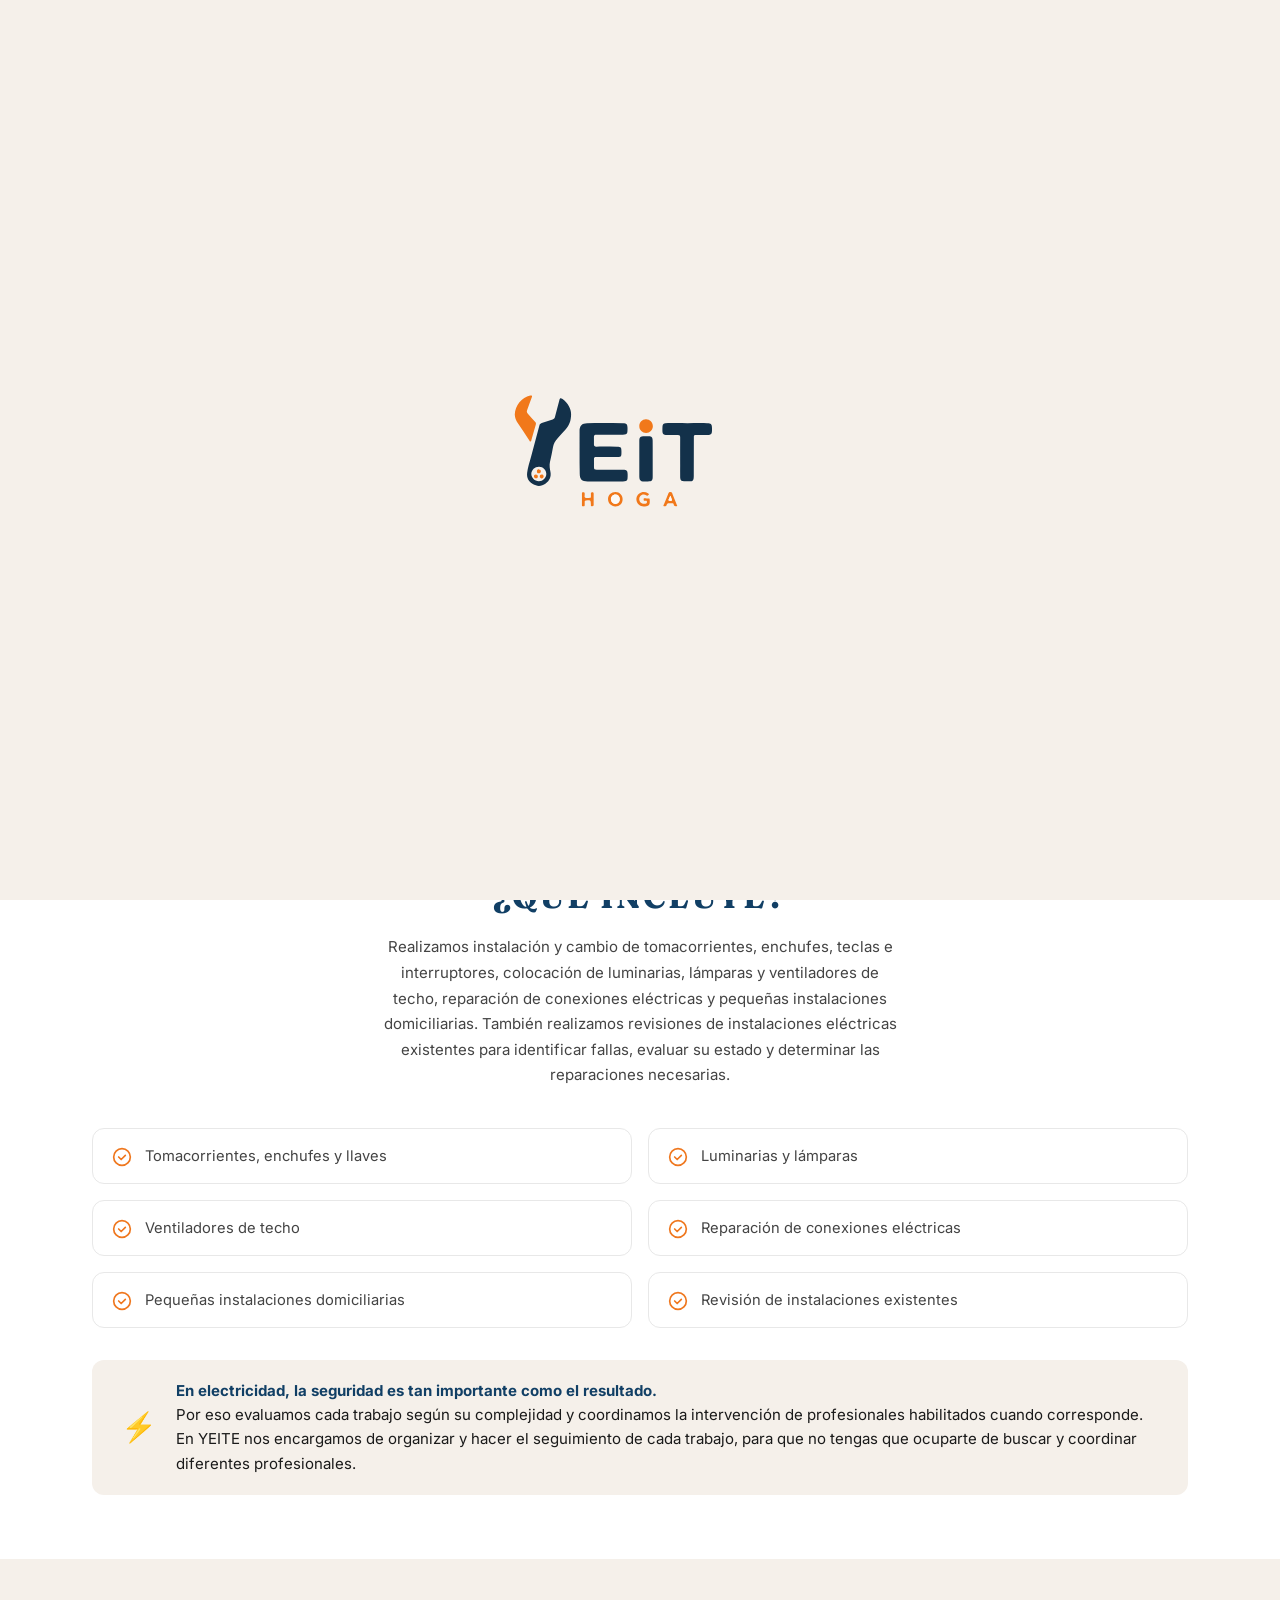
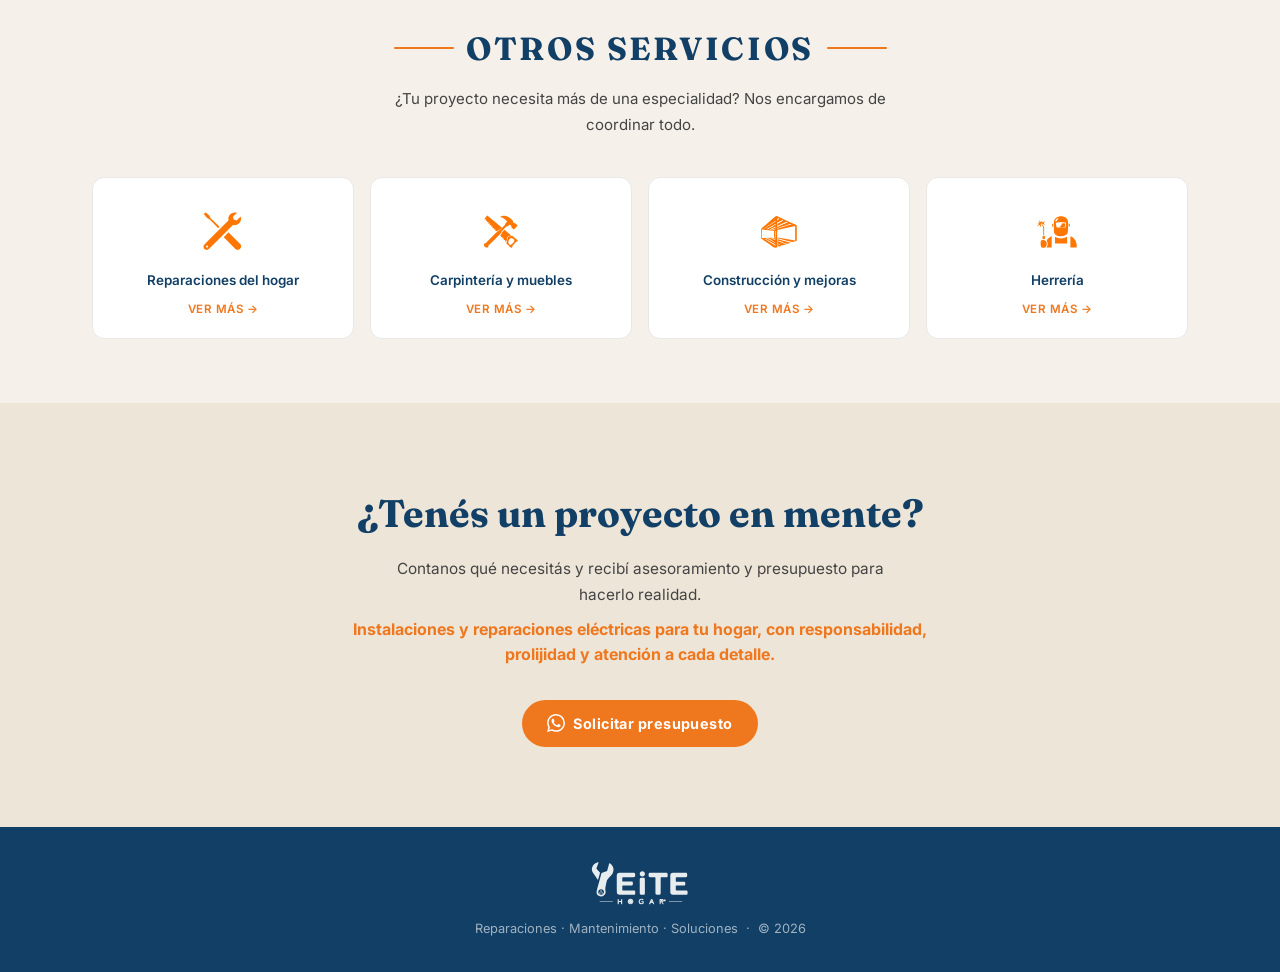
<file: servicios/electricidad.html>
<!DOCTYPE html>
<html lang="es">
<head>
  <meta charset="UTF-8">
  <meta name="viewport" content="width=device-width, initial-scale=1.0">
  <title>Electricidad – Yeite Hogar</title>
  <meta name="description" content="Instalaciones eléctricas, reparaciones y mantenimiento eléctrico para tu hogar o comercio. Solicitá presupuesto por WhatsApp.">
  <link rel="preconnect" href="https://fonts.googleapis.com">
  <link rel="preconnect" href="https://fonts.gstatic.com" crossorigin>
  <link href="https://fonts.googleapis.com/css2?family=Fraunces:ital,opsz,wght@0,9..144,400;0,9..144,700;1,9..144,400&family=Inter:wght@400;500;600;700&display=swap" rel="stylesheet">
  <link rel="icon" type="image/x-icon" href="../assets/img/favicon.ico">
  <link rel="stylesheet" href="../assets/css/styles.css">

  <!-- Google tag (gtag.js) -->
<script async src="https://www.googletagmanager.com/gtag/js?id=G-6PPZXK1RP9"></script>
<script>
  window.dataLayer = window.dataLayer || [];
  function gtag(){dataLayer.push(arguments);}
  gtag('js', new Date());

  gtag('config', 'G-6PPZXK1RP9');
</script>

  <!-- Google tag (gtag.js) -->
<script async src="https://www.googletagmanager.com/gtag/js?id=G-9BJTFR44V6"></script>
<script>
  window.dataLayer = window.dataLayer || [];
  function gtag(){dataLayer.push(arguments);}
  gtag('js', new Date());

  gtag('config', 'G-9BJTFR44V6');
</script>

<!-- Google Tag Manager -->
<script>(function(w,d,s,l,i){w[l]=w[l]||[];w[l].push({'gtm.start':
new Date().getTime(),event:'gtm.js'});var f=d.getElementsByTagName(s)[0],
j=d.createElement(s),dl=l!='dataLayer'?'&l='+l:'';j.async=true;j.src=
'https://www.googletagmanager.com/gtm.js?id='+i+dl;f.parentNode.insertBefore(j,f);
})(window,document,'script','dataLayer','GTM-WVPDNW99');</script>
<!-- End Google Tag Manager -->
</head>
<body>

  <!-- Google Tag Manager (noscript) -->
<noscript><iframe src="https://www.googletagmanager.com/ns.html?id=GTM-WVPDNW99"
height="0" width="0" style="display:none;visibility:hidden"></iframe></noscript>
<!-- End Google Tag Manager (noscript) -->

  <!-- ── PRELOADER ── -->
  <div id="preloader" aria-hidden="true">
    <div class="preloader-logo-wrap">
      <svg id="preloader-logo" viewBox="0 0 600 292" xmlns="http://www.w3.org/2000/svg">
        <style>
          #preloader-logo .st3{fill:#13314A;}
          #preloader-logo .st4{fill:#F1781A;}
          #preloader-logo .st2{fill:#FFFFFF;}
          #preloader-logo .st5{fill:#FDFAF7;}
        </style>

        <g id="pl-llave">
          <path class="st3" d="M141,62.4c-0.1,16.2-4.4,26.4-12.3,35.2c-6.4,7.1-12.6,14.3-19.2,21.1c-5.4,5.7-8.9,12-10.2,19.9
            c-1.9,11.5-4.5,22.8-7.1,34.2c-1.8,8-0.1,15.7,1.2,23.6c1.9,11-2.1,20-11,26.4c-9.5,6.8-19.8,7.3-29.8,1.3
            c-9.5-5.6-14.4-14.4-13.1-25.4c1.4-12.8,5.9-25,9.1-37.5c6.2-24,12.9-47.9,19.1-72c0.9-3.4,2.6-4.9,5.6-5.9
            c8.4-2.8,16.7-5.9,25.1-8.5c3.2-1,4.7-2.7,5.5-6c3.2-12.8,6.7-25.5,10-38.3c1.4-5.3,2.7-5.8,7.4-2.7
            C133.4,35.9,141.1,51.2,141,62.4z M67.1,183.9c-9.7-0.2-17.7,7.3-17.9,16.5c-0.2,9.1,7.8,17.2,17.3,17.3
            c9.2,0.1,17.1-7.6,17.3-16.7C83.9,191.8,76.4,184,67.1,183.9z"/>
          <path class="st4" d="M11,63.7c0.9-21,16-39.4,35.6-43.8c1.3-0.3,2.8-1.1,3.9,0.1c1.1,1.2,0.2,2.6-0.2,3.9
            c-3.5,9.8-7,19.6-10.7,29.4c-1.3,3.3-1,5.6,1.6,8.3c5.9,6.2,11.3,12.8,17.1,19.2c1.7,1.8,2,3.4,1.3,5.8
            c-3.5,11.9-6.8,23.9-10.2,35.9c-0.4,1.3-0.4,3.1-2,3.4c-1.7,0.3-2.1-1.6-2.8-2.7c-9.6-14.4-19-28.9-28.7-43.2
            C12.4,74.9,11.4,69.2,11,63.7z"/>
          <path class="st4" d="M65.5,199.2c-2.3-0.3-3.6-2.2-3.4-5c0.2-2.7,2-4.2,4.7-4.1c2.9,0.1,4.7,1.9,4.4,4.8
            C71,197.7,69.3,199.5,65.5,199.2z"/>
          <path class="st4" d="M64.3,205.7c0,3.3-1.7,5-4.3,5.1c-2.6,0.1-4.6-1.4-4.7-4.1c-0.1-2.7,1.2-4.8,4.4-4.8
            C62.6,201.9,63.9,203.6,64.3,205.7z"/>
          <path class="st4" d="M73.1,211c-2.4-0.5-4.4-1.7-4.4-4.5c-0.1-2.9,1.4-4.7,4.4-4.7c2.7,0,4.4,1.5,4.5,4.2
            C77.8,208.9,75.9,210.4,73.1,211z"/>
        </g>

        <g class="pl-letter" data-x="160">
          <path class="st3" d="M160.5,150.3c0-16.4,0-32.8,0-49.1c0-11.7,5.6-17.7,17.4-17.8c27.6-0.2,55.2-0.1,82.9,0
            c8.2,0,10.3,2.5,10.4,10.8c0,16.1,0,16.1-16,16.1c-18.1,0-36.2,0-54.3,0c-6.4,0-7.2,0.9-7.2,7.3c0,4.8,0.1,9.7,0,14.5
            c-0.2,4,1.5,5.5,5.5,5.5c15.9-0.1,31.8,0,47.8,0c8.8,0,10.2,1.4,10.2,10.4c0,13.5-0.1,13.6-13.5,13.6c-14.5,0-29,0-43.5,0
            c-5.7,0-6.4,0.8-6.4,6.5c0,5.6,0,11.2,0,16.8c0.1,5.3,1,6.2,6.4,6.2c20.3,0,40.6,0,60.9,0.1c8.4,0,10.3,1.9,10.4,10.5
            c0.1,15.9-0.1,16.1-16.1,16.1c-25.4,0-50.9,0-76.3,0c-13.2,0-18.2-5.1-18.2-18.4C160.5,183.1,160.5,166.7,160.5,150.3z"/>
        </g>

        <g class="pl-letter" data-x="298">
          <path class="st3" d="M329.3,165.8c0,13.6,0,27.1,0,40.7c0,9.4-1.9,11.3-11.1,11.3c-3.9,0-7.8,0-11.7,0c-4.4,0-6.9-2.4-7.7-6.6
            c-0.3-1.7-0.4-3.4-0.4-5.1c0-26.8,0-53.6,0-80.5c0-10,1.8-11.9,12-12c3.3-0.1,6.6-0.2,9.8,0c6.8,0.3,8.9,2.5,9,9.2
            C329.4,137.1,329.3,151.5,329.3,165.8C329.3,165.8,329.3,165.8,329.3,165.8z"/>
          <path class="st4" d="M298.4,90.8c-0.1-8.8,6.8-16.1,15.3-16.1c8.8-0.1,16,7.2,16,16.1c0,8.3-7.1,15.5-15.5,15.5
            C305.4,106.3,298.5,99.6,298.4,90.8z"/>
        </g>

        <g class="pl-letter" data-x="340">
          <path class="st3" d="M409.4,83.4c15.1,0,30.3-0.1,45.4,0c9.5,0.1,11.3,2.1,11.4,11.7c0.1,15-0.5,15.6-15.8,15.7
            c-6.6,0-13.1,0-19.7,0c-6.1,0-6.4,0.2-6.4,6.3c-0.1,29.2-0.1,58.3-0.2,87.5c0,2.2-0.1,4.4-0.4,6.5c-0.5,4.4-3.2,6.6-7.6,6.6
            c-4.8,0.1-9.7,0.1-14.5,0c-6-0.1-8.8-2.7-8.9-8.9c-0.1-10.1,0-20.3,0-30.4c0-20.7-0.1-41.5,0-62.2c0-4.1-1.3-5.6-5.4-5.5
            c-8.4,0.2-16.8,0.1-25.3,0c-8-0.1-10.2-2.4-10.3-10.4c0-3.4,0-6.9,0.3-10.3c0.4-3.9,2.7-6,6.7-6.4c8.4-0.8,16.8-0.3,25.2-0.4
            C392.6,83.3,401,83.4,409.4,83.4C409.4,83.4,409.4,83.4,409.4,83.4z"/>
        </g>

        <g class="pl-letter" data-x="481">
          <path class="st3" d="M481.8,150.3c0-16.5,0-33.1,0-49.6c0-11.6,4.8-16.9,16.7-17.2c16.1-0.4,32.2-0.1,48.2-0.1
            c8.6,0,17.2-0.1,25.8,0c8.4,0.1,10.5,2.3,10.6,10.6c0,2.7,0,5.3,0,8c-0.1,6.1-2.4,8.5-8.5,8.5c-16.9,0-33.7,0-50.6,0
            c-9.3,0-9.3,0-9.2,9.4c0,3.9,0,7.8,0,11.7c0,5.9,0.3,6.2,6.5,6.2c13.3,0,26.5,0,39.8,0c9.2,0,10.5,1.2,10.6,10.5
            c0.1,13.1-0.3,13.5-13.1,13.4c-12.5,0-25,0-37.5,0c-6,0-6.3,0.3-6.3,6.5c0,5.5,0,10.9,0,16.4c0,6,0.7,6.8,6.6,6.8
            c17.3,0,34.7,0,52,0c1.7,0,3.4,0.1,5.1,0.1c4.1,0,6.6,2.2,6.9,6.1c0.4,4.5,0.4,9.1,0.1,13.5c-0.4,4.7-2.9,6.7-7.9,6.7
            c-27,0.1-54,0.1-81,0c-9.3,0-14.6-5.7-14.7-15.1C481.7,185.3,481.8,167.8,481.8,150.3z"/>
        </g>

        <g class="pl-letter" data-x="166">
          <path class="st4" d="M193.1,258.9c0,4.4-0.1,8.7,0,13.1c0.1,2.4-0.8,3.2-3.2,3.3c-2.4,0-3.6-0.6-3.2-3.1c0-0.3,0-0.6,0-0.9
            c-0.2-10.7-0.6-11-11.7-9.6c-2,0.3-2.7,1.1-2.6,2.9c0.1,2.3-0.1,4.7,0,7c0.1,2.4-0.4,3.6-3.3,3.7c-3.2,0.1-3.1-1.7-3.1-3.8
            c0-8.6,0.1-17.2,0-25.7c0-2.1,0.5-3.1,2.9-3.1c2.2,0,3.7,0.5,3.5,3.1c-0.1,0.6-0.1,1.3,0,1.9c0.4,2.6-1.7,6.4,1.2,7.7
            c3.5,1.5,7.7,0.5,11.6,0.2c1.4-0.1,1.5-1.3,1.5-2.5c0-2.2,0.1-4.4,0-6.6c-0.1-2.2,0-3.9,3.1-3.8c2.8,0,3.4,1.2,3.3,3.7
            C193,250.5,193.1,254.7,193.1,258.9z"/>
        </g>

        <g class="pl-letter" data-x="226">
          <path class="st4" d="M259.9,259c-0.1,9.8-7.2,16.8-16.9,16.7c-9.5-0.1-16.8-7.4-16.8-17c0-9.4,7.7-16.6,17.3-16.5
            C253,242.4,260.1,249.7,259.9,259z M253.4,258.6c-0.1-5.9-4.6-10.6-10.2-10.6c-5.8,0-10.5,5.1-10.3,11c0.2,6.3,4.7,10.9,10.5,10.8
            C249.4,269.6,253.5,265.1,253.4,258.6z"/>
          <path class="st5" d="M253.4,258.6c0.1,6.4-4,11-10,11.2c-5.8,0.2-10.3-4.4-10.5-10.8c-0.2-5.9,4.6-11,10.3-11
            C248.8,248,253.3,252.7,253.4,258.6z"/>
        </g>

        <g class="pl-letter" data-x="284">
          <path class="st4" d="M315.5,257.1c7.7,0.2,6.7-1.5,7,6.4c0.2,8.6-1.8,10.6-11,12c-14.4,2.2-22.8-11.2-19-22.1
            c3.6-10.3,16.7-14.5,25.9-8.3c1.3,0.9,3.5,1.6,1.5,3.8c-1.3,1.5-2.1,3.1-4.8,1.3c-5.5-3.5-11.3-2.5-14.7,1.8
            c-3.2,4-2.8,10.7,0.9,14.6c2.9,3,9.3,3.9,13.1,2c1.9-1,1.5-2.5,1.6-4c0.1-2.1-1.3-2.2-2.8-2.2c-0.9,0-1.9,0-2.8,0
            c-2.1,0-1.9-1.5-2-2.9c0-1.4,0.2-2.5,1.9-2.5C312.1,257.1,313.8,257.1,315.5,257.1z"/>
        </g>

        <g class="pl-letter" data-x="357">
          <path class="st4" d="M386,274.6c-4.6,1.1-7.6,0.8-8.3-3.9c-0.3-2-1.7-2.7-3.7-2.6c-2.3,0.1-4.7,0.2-7,0c-3-0.3-4.6,0.9-5.5,3.7
            c-0.4,1.5-0.7,3.6-3.1,3.5c-1.4,0-3.1,0.6-4-0.5c-0.9-1,0.3-2.3,0.7-3.4c3.3-8.4,6.8-16.7,10.1-25.1c0.9-2.4,2-3.7,5-3.7
            c3.2,0,3.8,1.8,4.7,4.1C378.6,255.9,382.3,265.1,386,274.6z M369.8,250.8c-1.3,3.2-2.4,6.2-3.7,9.1c-0.7,1.7-0.5,2.5,1.6,2.7
            c6.3,0.8,7.1-0.2,4.7-6.1C371.7,254.7,371.5,252.6,369.8,250.8z"/>
          <path class="st5" d="M369.8,250.8c1.7,1.7,1.9,3.8,2.6,5.7c2.4,6,1.6,6.9-4.7,6.1c-2-0.3-2.3-1-1.6-2.7
            C367.4,257,368.5,254,369.8,250.8z"/>
        </g>

        <g class="pl-letter" data-x="410">
          <path class="st4" d="M443.3,274.6c-4.9,1.6-7.6,0-10-3.9c-1.7-2.9-2.4-8.3-7.4-6.8c-4,1.2-1.5,5.6-1.8,8.5
            c-0.3,2.8-1.7,2.7-3.7,2.8c-2.1,0.2-2.7-0.7-2.7-2.7c0.1-9,0-18.1,0-27.1c0-1.6,0.2-2.7,2.3-2.6c4,0.1,8.1-0.2,12.1,0.1
            c4.4,0.3,8,2.3,9.2,6.7c1.2,4.3,1,8.8-3.4,11.7c-2,1.3-1.9,2.3-0.7,4.1C439.3,268.1,441.1,271.2,443.3,274.6z M424,253.4
            c-0.6,3.3,0.1,5.1,4,4.8c3.6-0.3,7.1-0.2,7.8-4.7c0.4-3.1-2.7-5.3-6.8-5.4C425.2,248.1,422.9,249.3,424,253.4z"/>
          <path class="st5" d="M424,253.4c-1-4.2,1.2-5.3,5-5.3c4.1,0.1,7.2,2.3,6.8,5.4c-0.6,4.5-4.2,4.4-7.8,4.7
            C424.1,258.5,423.3,256.7,424,253.4z"/>
          <path class="st2" d="M450,256.6h-5.7c-2.3,0-4.1-1.9-4.1-4.1v-2.6c0-2.3,1.9-4.1,4.1-4.1h5.7c2.3,0,4.1,1.9,4.1,4.1v2.6
            C454.1,254.8,452.3,256.6,450,256.6z"/>
        </g>
      </svg>
    </div>
  </div>

  <!-- ── NAV ── -->
  <nav>
    <div class="nav-inner">
      <a class="nav-logo" href="../index.html">
        <img src="../assets/img/logo.svg" alt="Yeite Hogar">
      </a>
      <button class="nav-toggle" aria-label="Abrir menú" aria-expanded="false">
        <span></span><span></span><span></span>
      </button>
      <ul class="nav-links">
        <li class="nav-dropdown">
          <button class="nav-drop-toggle" aria-haspopup="true" aria-expanded="false">
            Servicios
            <svg class="nav-drop-caret" viewBox="0 0 24 24"><polyline points="6 9 12 15 18 9"/></svg>
          </button>
          <ul class="nav-dropdown-menu">
            <li><a href="reparaciones-hogar.html">Reparaciones del hogar</a></li>
            <li><a href="carpinteria-muebles.html">Carpintería y muebles</a></li>
            <li><a href="construccion-mejoras.html">Construcción y mejoras</a></li>
            <li><a href="electricidad.html">Electricidad</a></li>
            <li><a href="herreria.html">Herrería</a></li>
          </ul>
        </li>
        <li><a href="../index.html#quienes">Sobre nosotros</a></li>
        <li><a href="https://www.instagram.com/yeiteservicios" target="_blank">  <img src="../assets/img/ico-instagram.svg" alt="Instagram" width="20px"></a></li>
        <li>
          <a href="https://wa.me/5491125984838?text=Hola%20Yeite%20Hogar%2C%20necesito%20un%20presupuesto." class="nav-cta" target="_blank" rel="noopener">
            <img src="../assets/img/ico-whatsapp.svg" alt="">
            Solicitar presupuesto
          </a>
        </li>
      </ul>
    </div>
  </nav>

  <!-- ══════════════════════════════════════════════
       HERO DE SERVICIO
       ══════════════════════════════════════════════ -->
  <section class="service-hero">
    <div class="hero-inner">
      <div class="hero-text">
        <div class="service-breadcrumb">
          <a href="../index.html">Inicio</a> <span>/</span> <a href="../index.html#servicios">Servicios</a> <span>/</span> Electricidad
        </div>
        <h1 class="hero-headline">Electricidad domiciliaria, instalaciones y reparaciones&nbsp;eléctricas</h1>
        <div class="hero-divider"></div>
        <p class="hero-lead">Resolvemos las necesidades eléctricas de tu hogar de manera práctica, prolija y&nbsp;responsable.</p>
        <p class="hero-sub">En YEITE HOGAR ofrecemos servicios de electricidad domiciliaria, reparaciones eléctricas, instalaciones y mantenimiento eléctrico para viviendas. Nos ocupamos de solucionar problemas eléctricos cotidianos, realizar nuevas instalaciones y mejorar el funcionamiento de las instalaciones&nbsp;existentes.</p>
        <a href="https://wa.me/5491125984838?text=Hola%20Yeite%20Hogar%2C%20necesito%20un%20presupuesto%20de%20electricidad." class="btn-orange" target="_blank" rel="noopener">
          <img src="../assets/img/ico-whatsapp.svg" alt="">
          Solicitar presupuesto
        </a>
        <div class="hero-wa-note">
          <img src="../assets/img/ico-whatsapp2.svg" alt="">
          Respuesta rápida
        </div>
      </div>
      <div class="hero-img-wrap">
        <div class="hero-slider">
          <div class="hero-slide is-active"><img src="../assets/img/servicios/YEITE_Electricidad/Electricista_1.png" alt="Trabajo de electricidad"></div>
          <div class="hero-slide"><img src="../assets/img/servicios/YEITE_Electricidad/Electricista_2.png" alt="Trabajo de electricidad"></div>
          <div class="hero-slide"><img src="../assets/img/servicios/YEITE_Electricidad/Electricista_3.png" alt="Trabajo de electricidad"></div>
          <button class="hero-slider-arrow hero-slider-prev" aria-label="Imagen anterior">‹</button>
          <button class="hero-slider-arrow hero-slider-next" aria-label="Imagen siguiente">›</button>
          <div class="hero-slider-dots">
            <button class="hero-slider-dot is-active" aria-label="Ir a la imagen 1"></button>
            <button class="hero-slider-dot" aria-label="Ir a la imagen 2"></button>
            <button class="hero-slider-dot" aria-label="Ir a la imagen 3"></button>
          </div>
        </div>
      </div>
    </div>
  </section>

  <!-- ══════════════════════════════════════════════
       QUÉ INCLUYE
       ══════════════════════════════════════════════ -->
  <section id="service-tareas">
    <div class="wrap">
      <div class="section-header-center">
        <h2>¿Qué incluye?</h2>
        <p>Realizamos instalación y cambio de tomacorrientes, enchufes, teclas e interruptores, colocación de luminarias, lámparas y ventiladores de techo, reparación de conexiones eléctricas y pequeñas instalaciones domiciliarias. También realizamos revisiones de instalaciones eléctricas existentes para identificar fallas, evaluar su estado y determinar las reparaciones necesarias.</p>
      </div>
      <div class="service-tareas-list">
        <div class="service-tarea-item fade-left">
          <svg viewBox="0 0 24 24"><circle cx="12" cy="12" r="10"/><path d="M8 12l3 3 5-5"/></svg>
          <p>Tomacorrientes, enchufes y llaves</p>
        </div>
        <div class="service-tarea-item fade-left">
          <svg viewBox="0 0 24 24"><circle cx="12" cy="12" r="10"/><path d="M8 12l3 3 5-5"/></svg>
          <p>Luminarias y lámparas</p>
        </div>
        <div class="service-tarea-item fade-left">
          <svg viewBox="0 0 24 24"><circle cx="12" cy="12" r="10"/><path d="M8 12l3 3 5-5"/></svg>
          <p>Ventiladores de techo</p>
        </div>
        <div class="service-tarea-item fade-left">
          <svg viewBox="0 0 24 24"><circle cx="12" cy="12" r="10"/><path d="M8 12l3 3 5-5"/></svg>
          <p>Reparación de conexiones eléctricas</p>
        </div>
        <div class="service-tarea-item fade-left">
          <svg viewBox="0 0 24 24"><circle cx="12" cy="12" r="10"/><path d="M8 12l3 3 5-5"/></svg>
          <p>Pequeñas instalaciones domiciliarias</p>
        </div>
        <div class="service-tarea-item fade-left">
          <svg viewBox="0 0 24 24"><circle cx="12" cy="12" r="10"/><path d="M8 12l3 3 5-5"/></svg>
          <p>Revisión de instalaciones existentes</p>
        </div>
      </div>

      <div class="banner-cta">
        <div class="banner-cta-icon">⚡</div>
        <p><strong>En electricidad, la seguridad es tan importante como el resultado.</strong><br>
        Por eso evaluamos cada trabajo según su complejidad y coordinamos la intervención de profesionales habilitados cuando corresponde. En YEITE nos encargamos de organizar y hacer el seguimiento de cada trabajo, para que no tengas que ocuparte de buscar y coordinar diferentes profesionales.</p>
      </div>
    </div>
  </section>

  <!-- ══════════════════════════════════════════════
       OTROS SERVICIOS
       ══════════════════════════════════════════════ -->
  <section id="otros-servicios">
    <div class="wrap">
      <div class="section-header-center">
        <h2>Otros servicios</h2>
        <p>¿Tu proyecto necesita más de una especialidad? Nos encargamos de coordinar todo.</p>
      </div>
      <div class="servicios-grid servicios-grid--compact">
        <a class="srv-card" href="reparaciones-hogar.html">
          <div class="srv-card-icon"><img src="../assets/img/ico-accesorios.svg" alt=""></div>
          <h3>Reparaciones del hogar</h3>
          <span class="srv-card-more">Ver más →</span>
        </a>
        <a class="srv-card" href="carpinteria-muebles.html">
          <div class="srv-card-icon"><img src="../assets/img/ico-carpinteria.svg" alt=""></div>
          <h3>Carpintería y muebles</h3>
          <span class="srv-card-more">Ver más →</span>
        </a>
        <a class="srv-card" href="construccion-mejoras.html">
          <div class="srv-card-icon"><img src="../assets/img/ico-pergola.svg" alt=""></div>
          <h3>Construcción y mejoras</h3>
          <span class="srv-card-more">Ver más →</span>
        </a>
        <a class="srv-card" href="herreria.html">
          <div class="srv-card-icon"><img src="../assets/img/ico-herreria.svg" alt=""></div>
          <h3>Herrería</h3>
          <span class="srv-card-more">Ver más →</span>
        </a>
      </div>
    </div>
  </section>

  <!-- ══════════════════════════════════════════════
       CTA FINAL
       ══════════════════════════════════════════════ -->
  <section id="cta-final">
    <div class="cta-final-inner">
      <h2>¿Tenés un proyecto en&nbsp;mente?</h2>
      <p class="cta-sub">Contanos qué necesitás y recibí asesoramiento y presupuesto para hacerlo&nbsp;realidad.</p>
      <span class="cta-accent">Instalaciones y reparaciones eléctricas para tu hogar, con responsabilidad, prolijidad y atención a cada&nbsp;detalle.</span>
      <a href="https://wa.me/5491125984838?text=Hola%20Yeite%20Hogar%2C%20necesito%20un%20presupuesto%20de%20electricidad." class="btn-orange" target="_blank" rel="noopener">
        <img src="../assets/img/ico-whatsapp.svg" alt="">
        Solicitar presupuesto
      </a>
    </div>
  </section>

  <!-- ── FOOTER ── -->
  <footer>
    <img src="../assets/img/logo_footer.svg" width="100" alt="Yeite Hogar">
    <p>Reparaciones · Mantenimiento · Soluciones &nbsp;·&nbsp; © 2026</p>
  </footer>

  <!-- ── WA Flotante ── -->
  <a class="wa-float" href="https://wa.me/5491125984838?text=Hola%20Yeite%20Hogar%2C%20necesito%20un%20presupuesto." target="_blank" rel="noopener" aria-label="Contactar por WhatsApp">
    <img src="../assets/img/ico-whatsapp.svg" alt="">
  </a>

  <script>
    // Preloader animado: llave → gira y encastra → letras en cascada → fade out
    (function () {
      const preloader = document.getElementById('preloader');
      if (!preloader) return;
      const llave = document.getElementById('pl-llave');
      const logo = document.getElementById('preloader-logo');
      const letters = Array.from(document.querySelectorAll('.pl-letter'))
        .sort((a, b) => parseFloat(a.dataset.x) - parseFloat(b.dataset.x));
      const reduced = window.matchMedia('(prefers-reduced-motion: reduce)').matches;

      document.body.classList.add('pl-locked');

      function finish() {
        preloader.classList.add('pl-fade-out');
        document.body.classList.remove('pl-locked');
        setTimeout(() => preloader.classList.add('pl-done'), 400);
      }

      // Failsafe: nunca dejar el preloader colgado.
      const failsafe = setTimeout(finish, 5000);

      if (reduced) {
        llave.style.transition = 'none';
        llave.style.transform = 'translate(0,0) scale(1) rotate(0deg)';
        llave.classList.add('pl-appear');
        letters.forEach(l => l.classList.add('pl-in'));
        setTimeout(() => { clearTimeout(failsafe); finish(); }, 300);
        return;
      }

      requestAnimationFrame(() => llave.classList.add('pl-appear'));
      setTimeout(() => llave.classList.add('pl-spin'), 300);

      const letterStart = 300 + 1250;
      const staggerWindow = 700;
      const step = staggerWindow / letters.length;
      letters.forEach((l, i) => {
        setTimeout(() => l.classList.add('pl-in'), letterStart + i * step);
      });

      const lastLetterIn = letterStart + (letters.length - 1) * step + 320;
      setTimeout(() => logo.classList.add('pl-settle'), lastLetterIn);

      const holdEnd = lastLetterIn + 200 + 400;
      setTimeout(() => { clearTimeout(failsafe); finish(); }, holdEnd);
    })();

    // Menú hamburguesa
    const toggle = document.querySelector('.nav-toggle');
    const links  = document.querySelector('.nav-links');
    toggle.addEventListener('click', () => {
      const open = links.classList.toggle('open');
      toggle.classList.toggle('open', open);
      toggle.setAttribute('aria-expanded', open);
    });
    links.querySelectorAll('a').forEach(a => {
      a.addEventListener('click', () => {
        links.classList.remove('open');
        toggle.classList.remove('open');
        toggle.setAttribute('aria-expanded', false);
      });
    });

    // Dropdown "Servicios"
    document.querySelectorAll('.nav-dropdown').forEach(drop => {
      const dropToggle = drop.querySelector('.nav-drop-toggle');
      dropToggle.addEventListener('click', (e) => {
        e.stopPropagation();
        const isOpen = drop.classList.toggle('open');
        dropToggle.setAttribute('aria-expanded', isOpen);
      });
    });
    document.addEventListener('click', () => {
      document.querySelectorAll('.nav-dropdown.open').forEach(d => {
        d.classList.remove('open');
        d.querySelector('.nav-drop-toggle').setAttribute('aria-expanded', 'false');
      });
    });

    // Nav: transparente en hero → blanco al hacer scroll
    const nav = document.querySelector('nav');
    const updateNav = () => {
      nav.classList.toggle('scrolled', window.scrollY > 40);
    };
    window.addEventListener('scroll', updateNav, { passive: true });
    updateNav();

    // Slider de imágenes del hero de servicio
    document.querySelectorAll('.hero-slider').forEach(slider => {
      const slides = Array.from(slider.querySelectorAll('.hero-slide'));
      const dots = Array.from(slider.querySelectorAll('.hero-slider-dot'));
      const prevBtn = slider.querySelector('.hero-slider-prev');
      const nextBtn = slider.querySelector('.hero-slider-next');
      if (slides.length < 2) return;

      let current = Math.max(0, slides.findIndex(s => s.classList.contains('is-active')));
      let timer;
      const reduced = window.matchMedia('(prefers-reduced-motion: reduce)').matches;

      function goTo(index) {
        current = (index + slides.length) % slides.length;
        slides.forEach((s, i) => s.classList.toggle('is-active', i === current));
        dots.forEach((d, i) => d.classList.toggle('is-active', i === current));
      }
      function restart() {
        clearInterval(timer);
        if (!reduced) timer = setInterval(() => goTo(current + 1), 5000);
      }

      dots.forEach((dot, i) => dot.addEventListener('click', () => { goTo(i); restart(); }));
      if (nextBtn) nextBtn.addEventListener('click', () => { goTo(current + 1); restart(); });
      if (prevBtn) prevBtn.addEventListener('click', () => { goTo(current - 1); restart(); });

      restart();
    });

    // Animación fade-left al entrar en viewport
    const fadeEls = document.querySelectorAll('.fade-left');
    if (fadeEls.length) {
      const fadeObserver = new IntersectionObserver((entries) => {
        entries.forEach(entry => {
          if (entry.isIntersecting) {
            entry.target.classList.add('is-visible');
            fadeObserver.unobserve(entry.target);
          }
        });
      }, { threshold: 0.2 });
      fadeEls.forEach(el => fadeObserver.observe(el));
    }
  </script>

</body>
</html>
</file>
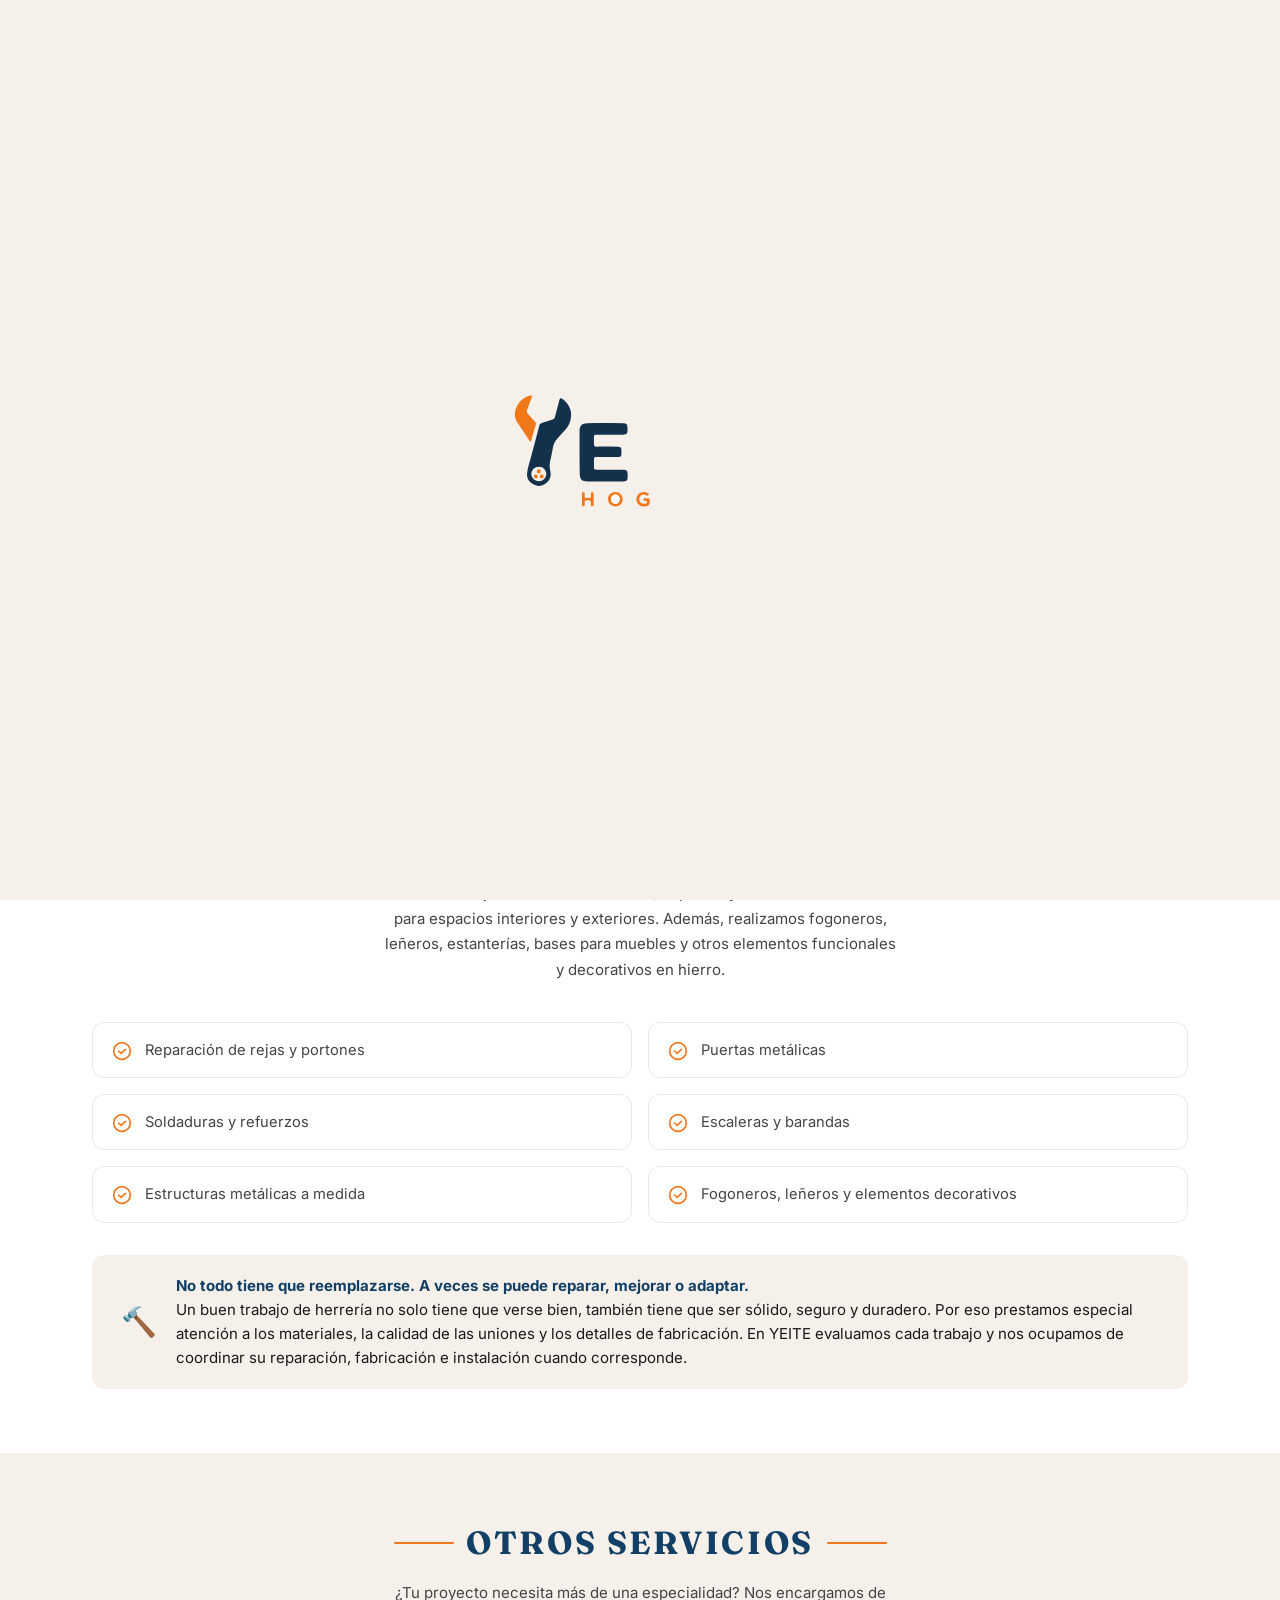
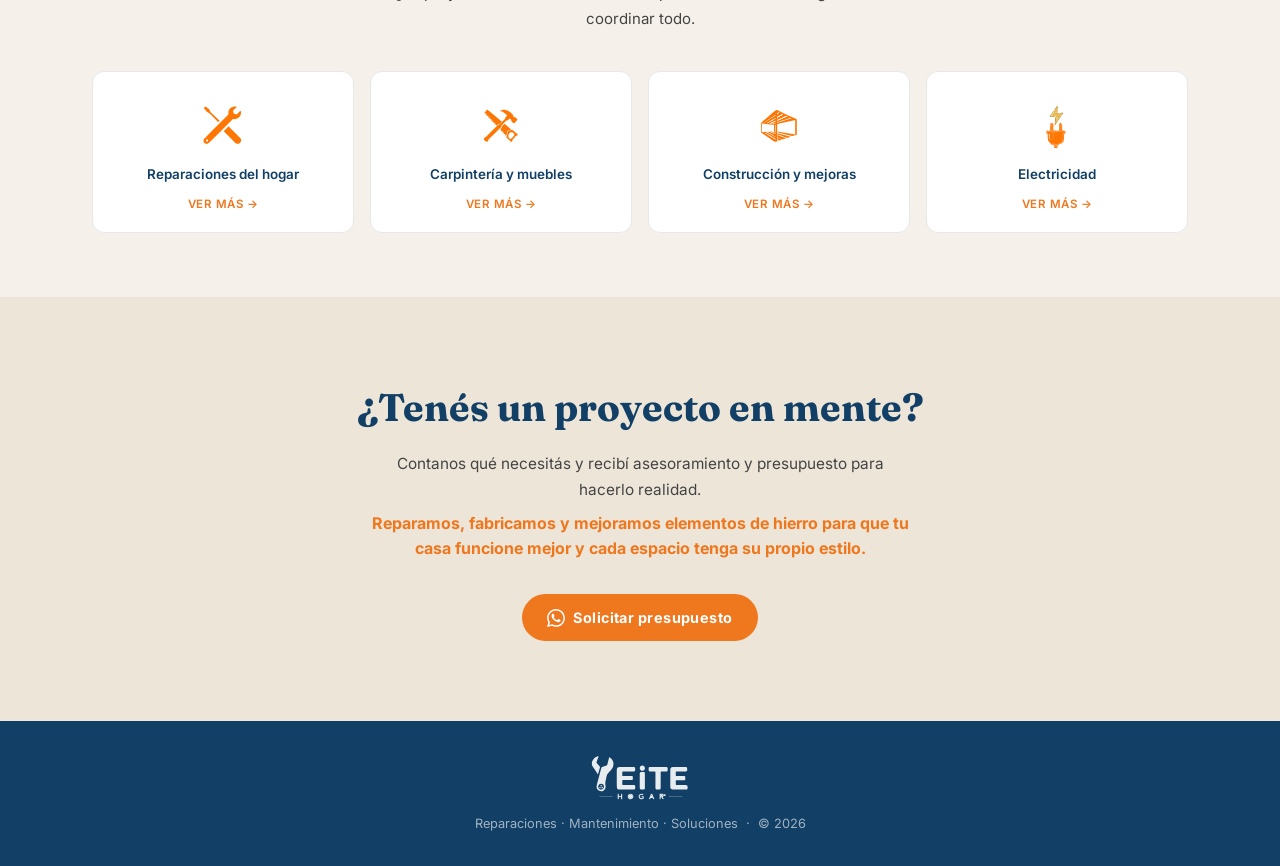
<file: servicios/herreria.html>
<!DOCTYPE html>
<html lang="es">
<head>
  <meta charset="UTF-8">
  <meta name="viewport" content="width=device-width, initial-scale=1.0">
  <title>Herrería – Yeite Hogar</title>
  <meta name="description" content="Trabajos de herrería, soldaduras, estructuras metálicas y reparaciones. Solicitá presupuesto por WhatsApp.">
  <link rel="preconnect" href="https://fonts.googleapis.com">
  <link rel="preconnect" href="https://fonts.gstatic.com" crossorigin>
  <link href="https://fonts.googleapis.com/css2?family=Fraunces:ital,opsz,wght@0,9..144,400;0,9..144,700;1,9..144,400&family=Inter:wght@400;500;600;700&display=swap" rel="stylesheet">
  <link rel="icon" type="image/x-icon" href="../assets/img/favicon.ico">
  <link rel="stylesheet" href="../assets/css/styles.css">

  <!-- Google tag (gtag.js) -->
<script async src="https://www.googletagmanager.com/gtag/js?id=G-6PPZXK1RP9"></script>
<script>
  window.dataLayer = window.dataLayer || [];
  function gtag(){dataLayer.push(arguments);}
  gtag('js', new Date());

  gtag('config', 'G-6PPZXK1RP9');
</script>

  <!-- Google tag (gtag.js) -->
<script async src="https://www.googletagmanager.com/gtag/js?id=G-9BJTFR44V6"></script>
<script>
  window.dataLayer = window.dataLayer || [];
  function gtag(){dataLayer.push(arguments);}
  gtag('js', new Date());

  gtag('config', 'G-9BJTFR44V6');
</script>

<!-- Google Tag Manager -->
<script>(function(w,d,s,l,i){w[l]=w[l]||[];w[l].push({'gtm.start':
new Date().getTime(),event:'gtm.js'});var f=d.getElementsByTagName(s)[0],
j=d.createElement(s),dl=l!='dataLayer'?'&l='+l:'';j.async=true;j.src=
'https://www.googletagmanager.com/gtm.js?id='+i+dl;f.parentNode.insertBefore(j,f);
})(window,document,'script','dataLayer','GTM-WVPDNW99');</script>
<!-- End Google Tag Manager -->
</head>
<body>

  <!-- Google Tag Manager (noscript) -->
<noscript><iframe src="https://www.googletagmanager.com/ns.html?id=GTM-WVPDNW99"
height="0" width="0" style="display:none;visibility:hidden"></iframe></noscript>
<!-- End Google Tag Manager (noscript) -->

  <!-- ── PRELOADER ── -->
  <div id="preloader" aria-hidden="true">
    <div class="preloader-logo-wrap">
      <svg id="preloader-logo" viewBox="0 0 600 292" xmlns="http://www.w3.org/2000/svg">
        <style>
          #preloader-logo .st3{fill:#13314A;}
          #preloader-logo .st4{fill:#F1781A;}
          #preloader-logo .st2{fill:#FFFFFF;}
          #preloader-logo .st5{fill:#FDFAF7;}
        </style>

        <g id="pl-llave">
          <path class="st3" d="M141,62.4c-0.1,16.2-4.4,26.4-12.3,35.2c-6.4,7.1-12.6,14.3-19.2,21.1c-5.4,5.7-8.9,12-10.2,19.9
            c-1.9,11.5-4.5,22.8-7.1,34.2c-1.8,8-0.1,15.7,1.2,23.6c1.9,11-2.1,20-11,26.4c-9.5,6.8-19.8,7.3-29.8,1.3
            c-9.5-5.6-14.4-14.4-13.1-25.4c1.4-12.8,5.9-25,9.1-37.5c6.2-24,12.9-47.9,19.1-72c0.9-3.4,2.6-4.9,5.6-5.9
            c8.4-2.8,16.7-5.9,25.1-8.5c3.2-1,4.7-2.7,5.5-6c3.2-12.8,6.7-25.5,10-38.3c1.4-5.3,2.7-5.8,7.4-2.7
            C133.4,35.9,141.1,51.2,141,62.4z M67.1,183.9c-9.7-0.2-17.7,7.3-17.9,16.5c-0.2,9.1,7.8,17.2,17.3,17.3
            c9.2,0.1,17.1-7.6,17.3-16.7C83.9,191.8,76.4,184,67.1,183.9z"/>
          <path class="st4" d="M11,63.7c0.9-21,16-39.4,35.6-43.8c1.3-0.3,2.8-1.1,3.9,0.1c1.1,1.2,0.2,2.6-0.2,3.9
            c-3.5,9.8-7,19.6-10.7,29.4c-1.3,3.3-1,5.6,1.6,8.3c5.9,6.2,11.3,12.8,17.1,19.2c1.7,1.8,2,3.4,1.3,5.8
            c-3.5,11.9-6.8,23.9-10.2,35.9c-0.4,1.3-0.4,3.1-2,3.4c-1.7,0.3-2.1-1.6-2.8-2.7c-9.6-14.4-19-28.9-28.7-43.2
            C12.4,74.9,11.4,69.2,11,63.7z"/>
          <path class="st4" d="M65.5,199.2c-2.3-0.3-3.6-2.2-3.4-5c0.2-2.7,2-4.2,4.7-4.1c2.9,0.1,4.7,1.9,4.4,4.8
            C71,197.7,69.3,199.5,65.5,199.2z"/>
          <path class="st4" d="M64.3,205.7c0,3.3-1.7,5-4.3,5.1c-2.6,0.1-4.6-1.4-4.7-4.1c-0.1-2.7,1.2-4.8,4.4-4.8
            C62.6,201.9,63.9,203.6,64.3,205.7z"/>
          <path class="st4" d="M73.1,211c-2.4-0.5-4.4-1.7-4.4-4.5c-0.1-2.9,1.4-4.7,4.4-4.7c2.7,0,4.4,1.5,4.5,4.2
            C77.8,208.9,75.9,210.4,73.1,211z"/>
        </g>

        <g class="pl-letter" data-x="160">
          <path class="st3" d="M160.5,150.3c0-16.4,0-32.8,0-49.1c0-11.7,5.6-17.7,17.4-17.8c27.6-0.2,55.2-0.1,82.9,0
            c8.2,0,10.3,2.5,10.4,10.8c0,16.1,0,16.1-16,16.1c-18.1,0-36.2,0-54.3,0c-6.4,0-7.2,0.9-7.2,7.3c0,4.8,0.1,9.7,0,14.5
            c-0.2,4,1.5,5.5,5.5,5.5c15.9-0.1,31.8,0,47.8,0c8.8,0,10.2,1.4,10.2,10.4c0,13.5-0.1,13.6-13.5,13.6c-14.5,0-29,0-43.5,0
            c-5.7,0-6.4,0.8-6.4,6.5c0,5.6,0,11.2,0,16.8c0.1,5.3,1,6.2,6.4,6.2c20.3,0,40.6,0,60.9,0.1c8.4,0,10.3,1.9,10.4,10.5
            c0.1,15.9-0.1,16.1-16.1,16.1c-25.4,0-50.9,0-76.3,0c-13.2,0-18.2-5.1-18.2-18.4C160.5,183.1,160.5,166.7,160.5,150.3z"/>
        </g>

        <g class="pl-letter" data-x="298">
          <path class="st3" d="M329.3,165.8c0,13.6,0,27.1,0,40.7c0,9.4-1.9,11.3-11.1,11.3c-3.9,0-7.8,0-11.7,0c-4.4,0-6.9-2.4-7.7-6.6
            c-0.3-1.7-0.4-3.4-0.4-5.1c0-26.8,0-53.6,0-80.5c0-10,1.8-11.9,12-12c3.3-0.1,6.6-0.2,9.8,0c6.8,0.3,8.9,2.5,9,9.2
            C329.4,137.1,329.3,151.5,329.3,165.8C329.3,165.8,329.3,165.8,329.3,165.8z"/>
          <path class="st4" d="M298.4,90.8c-0.1-8.8,6.8-16.1,15.3-16.1c8.8-0.1,16,7.2,16,16.1c0,8.3-7.1,15.5-15.5,15.5
            C305.4,106.3,298.5,99.6,298.4,90.8z"/>
        </g>

        <g class="pl-letter" data-x="340">
          <path class="st3" d="M409.4,83.4c15.1,0,30.3-0.1,45.4,0c9.5,0.1,11.3,2.1,11.4,11.7c0.1,15-0.5,15.6-15.8,15.7
            c-6.6,0-13.1,0-19.7,0c-6.1,0-6.4,0.2-6.4,6.3c-0.1,29.2-0.1,58.3-0.2,87.5c0,2.2-0.1,4.4-0.4,6.5c-0.5,4.4-3.2,6.6-7.6,6.6
            c-4.8,0.1-9.7,0.1-14.5,0c-6-0.1-8.8-2.7-8.9-8.9c-0.1-10.1,0-20.3,0-30.4c0-20.7-0.1-41.5,0-62.2c0-4.1-1.3-5.6-5.4-5.5
            c-8.4,0.2-16.8,0.1-25.3,0c-8-0.1-10.2-2.4-10.3-10.4c0-3.4,0-6.9,0.3-10.3c0.4-3.9,2.7-6,6.7-6.4c8.4-0.8,16.8-0.3,25.2-0.4
            C392.6,83.3,401,83.4,409.4,83.4C409.4,83.4,409.4,83.4,409.4,83.4z"/>
        </g>

        <g class="pl-letter" data-x="481">
          <path class="st3" d="M481.8,150.3c0-16.5,0-33.1,0-49.6c0-11.6,4.8-16.9,16.7-17.2c16.1-0.4,32.2-0.1,48.2-0.1
            c8.6,0,17.2-0.1,25.8,0c8.4,0.1,10.5,2.3,10.6,10.6c0,2.7,0,5.3,0,8c-0.1,6.1-2.4,8.5-8.5,8.5c-16.9,0-33.7,0-50.6,0
            c-9.3,0-9.3,0-9.2,9.4c0,3.9,0,7.8,0,11.7c0,5.9,0.3,6.2,6.5,6.2c13.3,0,26.5,0,39.8,0c9.2,0,10.5,1.2,10.6,10.5
            c0.1,13.1-0.3,13.5-13.1,13.4c-12.5,0-25,0-37.5,0c-6,0-6.3,0.3-6.3,6.5c0,5.5,0,10.9,0,16.4c0,6,0.7,6.8,6.6,6.8
            c17.3,0,34.7,0,52,0c1.7,0,3.4,0.1,5.1,0.1c4.1,0,6.6,2.2,6.9,6.1c0.4,4.5,0.4,9.1,0.1,13.5c-0.4,4.7-2.9,6.7-7.9,6.7
            c-27,0.1-54,0.1-81,0c-9.3,0-14.6-5.7-14.7-15.1C481.7,185.3,481.8,167.8,481.8,150.3z"/>
        </g>

        <g class="pl-letter" data-x="166">
          <path class="st4" d="M193.1,258.9c0,4.4-0.1,8.7,0,13.1c0.1,2.4-0.8,3.2-3.2,3.3c-2.4,0-3.6-0.6-3.2-3.1c0-0.3,0-0.6,0-0.9
            c-0.2-10.7-0.6-11-11.7-9.6c-2,0.3-2.7,1.1-2.6,2.9c0.1,2.3-0.1,4.7,0,7c0.1,2.4-0.4,3.6-3.3,3.7c-3.2,0.1-3.1-1.7-3.1-3.8
            c0-8.6,0.1-17.2,0-25.7c0-2.1,0.5-3.1,2.9-3.1c2.2,0,3.7,0.5,3.5,3.1c-0.1,0.6-0.1,1.3,0,1.9c0.4,2.6-1.7,6.4,1.2,7.7
            c3.5,1.5,7.7,0.5,11.6,0.2c1.4-0.1,1.5-1.3,1.5-2.5c0-2.2,0.1-4.4,0-6.6c-0.1-2.2,0-3.9,3.1-3.8c2.8,0,3.4,1.2,3.3,3.7
            C193,250.5,193.1,254.7,193.1,258.9z"/>
        </g>

        <g class="pl-letter" data-x="226">
          <path class="st4" d="M259.9,259c-0.1,9.8-7.2,16.8-16.9,16.7c-9.5-0.1-16.8-7.4-16.8-17c0-9.4,7.7-16.6,17.3-16.5
            C253,242.4,260.1,249.7,259.9,259z M253.4,258.6c-0.1-5.9-4.6-10.6-10.2-10.6c-5.8,0-10.5,5.1-10.3,11c0.2,6.3,4.7,10.9,10.5,10.8
            C249.4,269.6,253.5,265.1,253.4,258.6z"/>
          <path class="st5" d="M253.4,258.6c0.1,6.4-4,11-10,11.2c-5.8,0.2-10.3-4.4-10.5-10.8c-0.2-5.9,4.6-11,10.3-11
            C248.8,248,253.3,252.7,253.4,258.6z"/>
        </g>

        <g class="pl-letter" data-x="284">
          <path class="st4" d="M315.5,257.1c7.7,0.2,6.7-1.5,7,6.4c0.2,8.6-1.8,10.6-11,12c-14.4,2.2-22.8-11.2-19-22.1
            c3.6-10.3,16.7-14.5,25.9-8.3c1.3,0.9,3.5,1.6,1.5,3.8c-1.3,1.5-2.1,3.1-4.8,1.3c-5.5-3.5-11.3-2.5-14.7,1.8
            c-3.2,4-2.8,10.7,0.9,14.6c2.9,3,9.3,3.9,13.1,2c1.9-1,1.5-2.5,1.6-4c0.1-2.1-1.3-2.2-2.8-2.2c-0.9,0-1.9,0-2.8,0
            c-2.1,0-1.9-1.5-2-2.9c0-1.4,0.2-2.5,1.9-2.5C312.1,257.1,313.8,257.1,315.5,257.1z"/>
        </g>

        <g class="pl-letter" data-x="357">
          <path class="st4" d="M386,274.6c-4.6,1.1-7.6,0.8-8.3-3.9c-0.3-2-1.7-2.7-3.7-2.6c-2.3,0.1-4.7,0.2-7,0c-3-0.3-4.6,0.9-5.5,3.7
            c-0.4,1.5-0.7,3.6-3.1,3.5c-1.4,0-3.1,0.6-4-0.5c-0.9-1,0.3-2.3,0.7-3.4c3.3-8.4,6.8-16.7,10.1-25.1c0.9-2.4,2-3.7,5-3.7
            c3.2,0,3.8,1.8,4.7,4.1C378.6,255.9,382.3,265.1,386,274.6z M369.8,250.8c-1.3,3.2-2.4,6.2-3.7,9.1c-0.7,1.7-0.5,2.5,1.6,2.7
            c6.3,0.8,7.1-0.2,4.7-6.1C371.7,254.7,371.5,252.6,369.8,250.8z"/>
          <path class="st5" d="M369.8,250.8c1.7,1.7,1.9,3.8,2.6,5.7c2.4,6,1.6,6.9-4.7,6.1c-2-0.3-2.3-1-1.6-2.7
            C367.4,257,368.5,254,369.8,250.8z"/>
        </g>

        <g class="pl-letter" data-x="410">
          <path class="st4" d="M443.3,274.6c-4.9,1.6-7.6,0-10-3.9c-1.7-2.9-2.4-8.3-7.4-6.8c-4,1.2-1.5,5.6-1.8,8.5
            c-0.3,2.8-1.7,2.7-3.7,2.8c-2.1,0.2-2.7-0.7-2.7-2.7c0.1-9,0-18.1,0-27.1c0-1.6,0.2-2.7,2.3-2.6c4,0.1,8.1-0.2,12.1,0.1
            c4.4,0.3,8,2.3,9.2,6.7c1.2,4.3,1,8.8-3.4,11.7c-2,1.3-1.9,2.3-0.7,4.1C439.3,268.1,441.1,271.2,443.3,274.6z M424,253.4
            c-0.6,3.3,0.1,5.1,4,4.8c3.6-0.3,7.1-0.2,7.8-4.7c0.4-3.1-2.7-5.3-6.8-5.4C425.2,248.1,422.9,249.3,424,253.4z"/>
          <path class="st5" d="M424,253.4c-1-4.2,1.2-5.3,5-5.3c4.1,0.1,7.2,2.3,6.8,5.4c-0.6,4.5-4.2,4.4-7.8,4.7
            C424.1,258.5,423.3,256.7,424,253.4z"/>
          <path class="st2" d="M450,256.6h-5.7c-2.3,0-4.1-1.9-4.1-4.1v-2.6c0-2.3,1.9-4.1,4.1-4.1h5.7c2.3,0,4.1,1.9,4.1,4.1v2.6
            C454.1,254.8,452.3,256.6,450,256.6z"/>
        </g>
      </svg>
    </div>
  </div>

  <!-- ── NAV ── -->
  <nav>
    <div class="nav-inner">
      <a class="nav-logo" href="../index.html">
        <img src="../assets/img/logo.svg" alt="Yeite Hogar">
      </a>
      <button class="nav-toggle" aria-label="Abrir menú" aria-expanded="false">
        <span></span><span></span><span></span>
      </button>
      <ul class="nav-links">
        <li class="nav-dropdown">
          <button class="nav-drop-toggle" aria-haspopup="true" aria-expanded="false">
            Servicios
            <svg class="nav-drop-caret" viewBox="0 0 24 24"><polyline points="6 9 12 15 18 9"/></svg>
          </button>
          <ul class="nav-dropdown-menu">
            <li><a href="reparaciones-hogar.html">Reparaciones del hogar</a></li>
            <li><a href="carpinteria-muebles.html">Carpintería y muebles</a></li>
            <li><a href="construccion-mejoras.html">Construcción y mejoras</a></li>
            <li><a href="electricidad.html">Electricidad</a></li>
            <li><a href="herreria.html">Herrería</a></li>
          </ul>
        </li>
        <li><a href="../index.html#quienes">Sobre nosotros</a></li>
        <li><a href="https://www.instagram.com/yeiteservicios" target="_blank">  <img src="../assets/img/ico-instagram.svg" alt="Instagram" width="20px"></a></li>
        <li>
          <a href="https://wa.me/5491125984838?text=Hola%20Yeite%20Hogar%2C%20necesito%20un%20presupuesto." class="nav-cta" target="_blank" rel="noopener">
            <img src="../assets/img/ico-whatsapp.svg" alt="">
            Solicitar presupuesto
          </a>
        </li>
      </ul>
    </div>
  </nav>

  <!-- ══════════════════════════════════════════════
       HERO DE SERVICIO
       ══════════════════════════════════════════════ -->
  <section class="service-hero">
    <div class="hero-inner">
      <div class="hero-text">
        <div class="service-breadcrumb">
          <a href="../index.html">Inicio</a> <span>/</span> <a href="../index.html#servicios">Servicios</a> <span>/</span> Herrería
        </div>
        <h1 class="hero-headline">Herrería a medida: diseño, fabricación y soluciones en&nbsp;hierro</h1>
        <div class="hero-divider"></div>
        <p class="hero-lead">El hierro también puede transformar tus&nbsp;espacios.</p>
        <p class="hero-sub">En YEITE HOGAR realizamos trabajos de herrería, soldaduras, reparaciones y fabricación de estructuras y objetos de hierro a medida. Combinamos funcionalidad, resistencia y estética para ofrecer soluciones que se adapten a las necesidades de cada&nbsp;hogar.</p>
        <a href="https://wa.me/5491125984838?text=Hola%20Yeite%20Hogar%2C%20necesito%20un%20presupuesto%20de%20herrer%C3%ADa." class="btn-orange" target="_blank" rel="noopener">
          <img src="../assets/img/ico-whatsapp.svg" alt="">
          Solicitar presupuesto
        </a>
        <div class="hero-wa-note">
          <img src="../assets/img/ico-whatsapp2.svg" alt="">
          Respuesta rápida
        </div>
      </div>
      <div class="hero-img-wrap">
        <div class="hero-slider">
          <div class="hero-slide is-active"><img src="../assets/img/servicios/YEITE_Herreria/escalera_hierro.png" alt="Escalera de hierro"></div>
          <div class="hero-slide"><img src="../assets/img/servicios/YEITE_Herreria/pergola_hierro.png" alt="Pérgola de hierro"></div>
          <div class="hero-slide"><img src="../assets/img/servicios/YEITE_Herreria/pergola_hierro_2.png" alt="Pérgola de hierro"></div>
          <button class="hero-slider-arrow hero-slider-prev" aria-label="Imagen anterior">‹</button>
          <button class="hero-slider-arrow hero-slider-next" aria-label="Imagen siguiente">›</button>
          <div class="hero-slider-dots">
            <button class="hero-slider-dot is-active" aria-label="Ir a la imagen 1"></button>
            <button class="hero-slider-dot" aria-label="Ir a la imagen 2"></button>
            <button class="hero-slider-dot" aria-label="Ir a la imagen 3"></button>
          </div>
        </div>
      </div>
    </div>
  </section>

  <!-- ══════════════════════════════════════════════
       QUÉ INCLUYE
       ══════════════════════════════════════════════ -->
  <section id="service-tareas">
    <div class="wrap">
      <div class="section-header-center">
        <h2>¿Qué incluye?</h2>
        <p>Realizamos reparación de rejas, portones, puertas metálicas, soldaduras, refuerzos y modificaciones de estructuras existentes. También fabricamos rejas, escaleras, barandas, soportes y estructuras metálicas para espacios interiores y exteriores. Además, realizamos fogoneros, leñeros, estanterías, bases para muebles y otros elementos funcionales y decorativos en hierro.</p>
      </div>
      <div class="service-tareas-list">
        <div class="service-tarea-item fade-left">
          <svg viewBox="0 0 24 24"><circle cx="12" cy="12" r="10"/><path d="M8 12l3 3 5-5"/></svg>
          <p>Reparación de rejas y portones</p>
        </div>
        <div class="service-tarea-item fade-left">
          <svg viewBox="0 0 24 24"><circle cx="12" cy="12" r="10"/><path d="M8 12l3 3 5-5"/></svg>
          <p>Puertas metálicas</p>
        </div>
        <div class="service-tarea-item fade-left">
          <svg viewBox="0 0 24 24"><circle cx="12" cy="12" r="10"/><path d="M8 12l3 3 5-5"/></svg>
          <p>Soldaduras y refuerzos</p>
        </div>
        <div class="service-tarea-item fade-left">
          <svg viewBox="0 0 24 24"><circle cx="12" cy="12" r="10"/><path d="M8 12l3 3 5-5"/></svg>
          <p>Escaleras y barandas</p>
        </div>
        <div class="service-tarea-item fade-left">
          <svg viewBox="0 0 24 24"><circle cx="12" cy="12" r="10"/><path d="M8 12l3 3 5-5"/></svg>
          <p>Estructuras metálicas a medida</p>
        </div>
        <div class="service-tarea-item fade-left">
          <svg viewBox="0 0 24 24"><circle cx="12" cy="12" r="10"/><path d="M8 12l3 3 5-5"/></svg>
          <p>Fogoneros, leñeros y elementos decorativos</p>
        </div>
      </div>

      <div class="banner-cta">
        <div class="banner-cta-icon">🔨</div>
        <p><strong>No todo tiene que reemplazarse. A veces se puede reparar, mejorar o&nbsp;adaptar.</strong><br>
        Un buen trabajo de herrería no solo tiene que verse bien, también tiene que ser sólido, seguro y duradero. Por eso prestamos especial atención a los materiales, la calidad de las uniones y los detalles de fabricación. En YEITE evaluamos cada trabajo y nos ocupamos de coordinar su reparación, fabricación e instalación cuando corresponde.</p>
      </div>
    </div>
  </section>

  <!-- ══════════════════════════════════════════════
       OTROS SERVICIOS
       ══════════════════════════════════════════════ -->
  <section id="otros-servicios">
    <div class="wrap">
      <div class="section-header-center">
        <h2>Otros servicios</h2>
        <p>¿Tu proyecto necesita más de una especialidad? Nos encargamos de coordinar todo.</p>
      </div>
      <div class="servicios-grid servicios-grid--compact">
        <a class="srv-card" href="reparaciones-hogar.html">
          <div class="srv-card-icon"><img src="../assets/img/ico-accesorios.svg" alt=""></div>
          <h3>Reparaciones del hogar</h3>
          <span class="srv-card-more">Ver más →</span>
        </a>
        <a class="srv-card" href="carpinteria-muebles.html">
          <div class="srv-card-icon"><img src="../assets/img/ico-carpinteria.svg" alt=""></div>
          <h3>Carpintería y muebles</h3>
          <span class="srv-card-more">Ver más →</span>
        </a>
        <a class="srv-card" href="construccion-mejoras.html">
          <div class="srv-card-icon"><img src="../assets/img/ico-pergola.svg" alt=""></div>
          <h3>Construcción y mejoras</h3>
          <span class="srv-card-more">Ver más →</span>
        </a>
        <a class="srv-card" href="electricidad.html">
          <div class="srv-card-icon"><img src="../assets/img/ico-electrico.svg" alt=""></div>
          <h3>Electricidad</h3>
          <span class="srv-card-more">Ver más →</span>
        </a>
      </div>
    </div>
  </section>

  <!-- ══════════════════════════════════════════════
       CTA FINAL
       ══════════════════════════════════════════════ -->
  <section id="cta-final">
    <div class="cta-final-inner">
      <h2>¿Tenés un proyecto en&nbsp;mente?</h2>
      <p class="cta-sub">Contanos qué necesitás y recibí asesoramiento y presupuesto para hacerlo&nbsp;realidad.</p>
      <span class="cta-accent">Reparamos, fabricamos y mejoramos elementos de hierro para que tu casa funcione mejor y cada espacio tenga su propio&nbsp;estilo.</span>
      <a href="https://wa.me/5491125984838?text=Hola%20Yeite%20Hogar%2C%20necesito%20un%20presupuesto%20de%20herrer%C3%ADa." class="btn-orange" target="_blank" rel="noopener">
        <img src="../assets/img/ico-whatsapp.svg" alt="">
        Solicitar presupuesto
      </a>
    </div>
  </section>

  <!-- ── FOOTER ── -->
  <footer>
    <img src="../assets/img/logo_footer.svg" width="100" alt="Yeite Hogar">
    <p>Reparaciones · Mantenimiento · Soluciones &nbsp;·&nbsp; © 2026</p>
  </footer>

  <!-- ── WA Flotante ── -->
  <a class="wa-float" href="https://wa.me/5491125984838?text=Hola%20Yeite%20Hogar%2C%20necesito%20un%20presupuesto." target="_blank" rel="noopener" aria-label="Contactar por WhatsApp">
    <img src="../assets/img/ico-whatsapp.svg" alt="">
  </a>

  <script>
    // Preloader animado: llave → gira y encastra → letras en cascada → fade out
    (function () {
      const preloader = document.getElementById('preloader');
      if (!preloader) return;
      const llave = document.getElementById('pl-llave');
      const logo = document.getElementById('preloader-logo');
      const letters = Array.from(document.querySelectorAll('.pl-letter'))
        .sort((a, b) => parseFloat(a.dataset.x) - parseFloat(b.dataset.x));
      const reduced = window.matchMedia('(prefers-reduced-motion: reduce)').matches;

      document.body.classList.add('pl-locked');

      function finish() {
        preloader.classList.add('pl-fade-out');
        document.body.classList.remove('pl-locked');
        setTimeout(() => preloader.classList.add('pl-done'), 400);
      }

      // Failsafe: nunca dejar el preloader colgado.
      const failsafe = setTimeout(finish, 5000);

      if (reduced) {
        llave.style.transition = 'none';
        llave.style.transform = 'translate(0,0) scale(1) rotate(0deg)';
        llave.classList.add('pl-appear');
        letters.forEach(l => l.classList.add('pl-in'));
        setTimeout(() => { clearTimeout(failsafe); finish(); }, 300);
        return;
      }

      requestAnimationFrame(() => llave.classList.add('pl-appear'));
      setTimeout(() => llave.classList.add('pl-spin'), 300);

      const letterStart = 300 + 1250;
      const staggerWindow = 700;
      const step = staggerWindow / letters.length;
      letters.forEach((l, i) => {
        setTimeout(() => l.classList.add('pl-in'), letterStart + i * step);
      });

      const lastLetterIn = letterStart + (letters.length - 1) * step + 320;
      setTimeout(() => logo.classList.add('pl-settle'), lastLetterIn);

      const holdEnd = lastLetterIn + 200 + 400;
      setTimeout(() => { clearTimeout(failsafe); finish(); }, holdEnd);
    })();

    // Menú hamburguesa
    const toggle = document.querySelector('.nav-toggle');
    const links  = document.querySelector('.nav-links');
    toggle.addEventListener('click', () => {
      const open = links.classList.toggle('open');
      toggle.classList.toggle('open', open);
      toggle.setAttribute('aria-expanded', open);
    });
    links.querySelectorAll('a').forEach(a => {
      a.addEventListener('click', () => {
        links.classList.remove('open');
        toggle.classList.remove('open');
        toggle.setAttribute('aria-expanded', false);
      });
    });

    // Dropdown "Servicios"
    document.querySelectorAll('.nav-dropdown').forEach(drop => {
      const dropToggle = drop.querySelector('.nav-drop-toggle');
      dropToggle.addEventListener('click', (e) => {
        e.stopPropagation();
        const isOpen = drop.classList.toggle('open');
        dropToggle.setAttribute('aria-expanded', isOpen);
      });
    });
    document.addEventListener('click', () => {
      document.querySelectorAll('.nav-dropdown.open').forEach(d => {
        d.classList.remove('open');
        d.querySelector('.nav-drop-toggle').setAttribute('aria-expanded', 'false');
      });
    });

    // Nav: transparente en hero → blanco al hacer scroll
    const nav = document.querySelector('nav');
    const updateNav = () => {
      nav.classList.toggle('scrolled', window.scrollY > 40);
    };
    window.addEventListener('scroll', updateNav, { passive: true });
    updateNav();

    // Slider de imágenes del hero de servicio
    document.querySelectorAll('.hero-slider').forEach(slider => {
      const slides = Array.from(slider.querySelectorAll('.hero-slide'));
      const dots = Array.from(slider.querySelectorAll('.hero-slider-dot'));
      const prevBtn = slider.querySelector('.hero-slider-prev');
      const nextBtn = slider.querySelector('.hero-slider-next');
      if (slides.length < 2) return;

      let current = Math.max(0, slides.findIndex(s => s.classList.contains('is-active')));
      let timer;
      const reduced = window.matchMedia('(prefers-reduced-motion: reduce)').matches;

      function goTo(index) {
        current = (index + slides.length) % slides.length;
        slides.forEach((s, i) => s.classList.toggle('is-active', i === current));
        dots.forEach((d, i) => d.classList.toggle('is-active', i === current));
      }
      function restart() {
        clearInterval(timer);
        if (!reduced) timer = setInterval(() => goTo(current + 1), 5000);
      }

      dots.forEach((dot, i) => dot.addEventListener('click', () => { goTo(i); restart(); }));
      if (nextBtn) nextBtn.addEventListener('click', () => { goTo(current + 1); restart(); });
      if (prevBtn) prevBtn.addEventListener('click', () => { goTo(current - 1); restart(); });

      restart();
    });

    // Animación fade-left al entrar en viewport
    const fadeEls = document.querySelectorAll('.fade-left');
    if (fadeEls.length) {
      const fadeObserver = new IntersectionObserver((entries) => {
        entries.forEach(entry => {
          if (entry.isIntersecting) {
            entry.target.classList.add('is-visible');
            fadeObserver.unobserve(entry.target);
          }
        });
      }, { threshold: 0.2 });
      fadeEls.forEach(el => fadeObserver.observe(el));
    }
  </script>

</body>
</html>
</file>
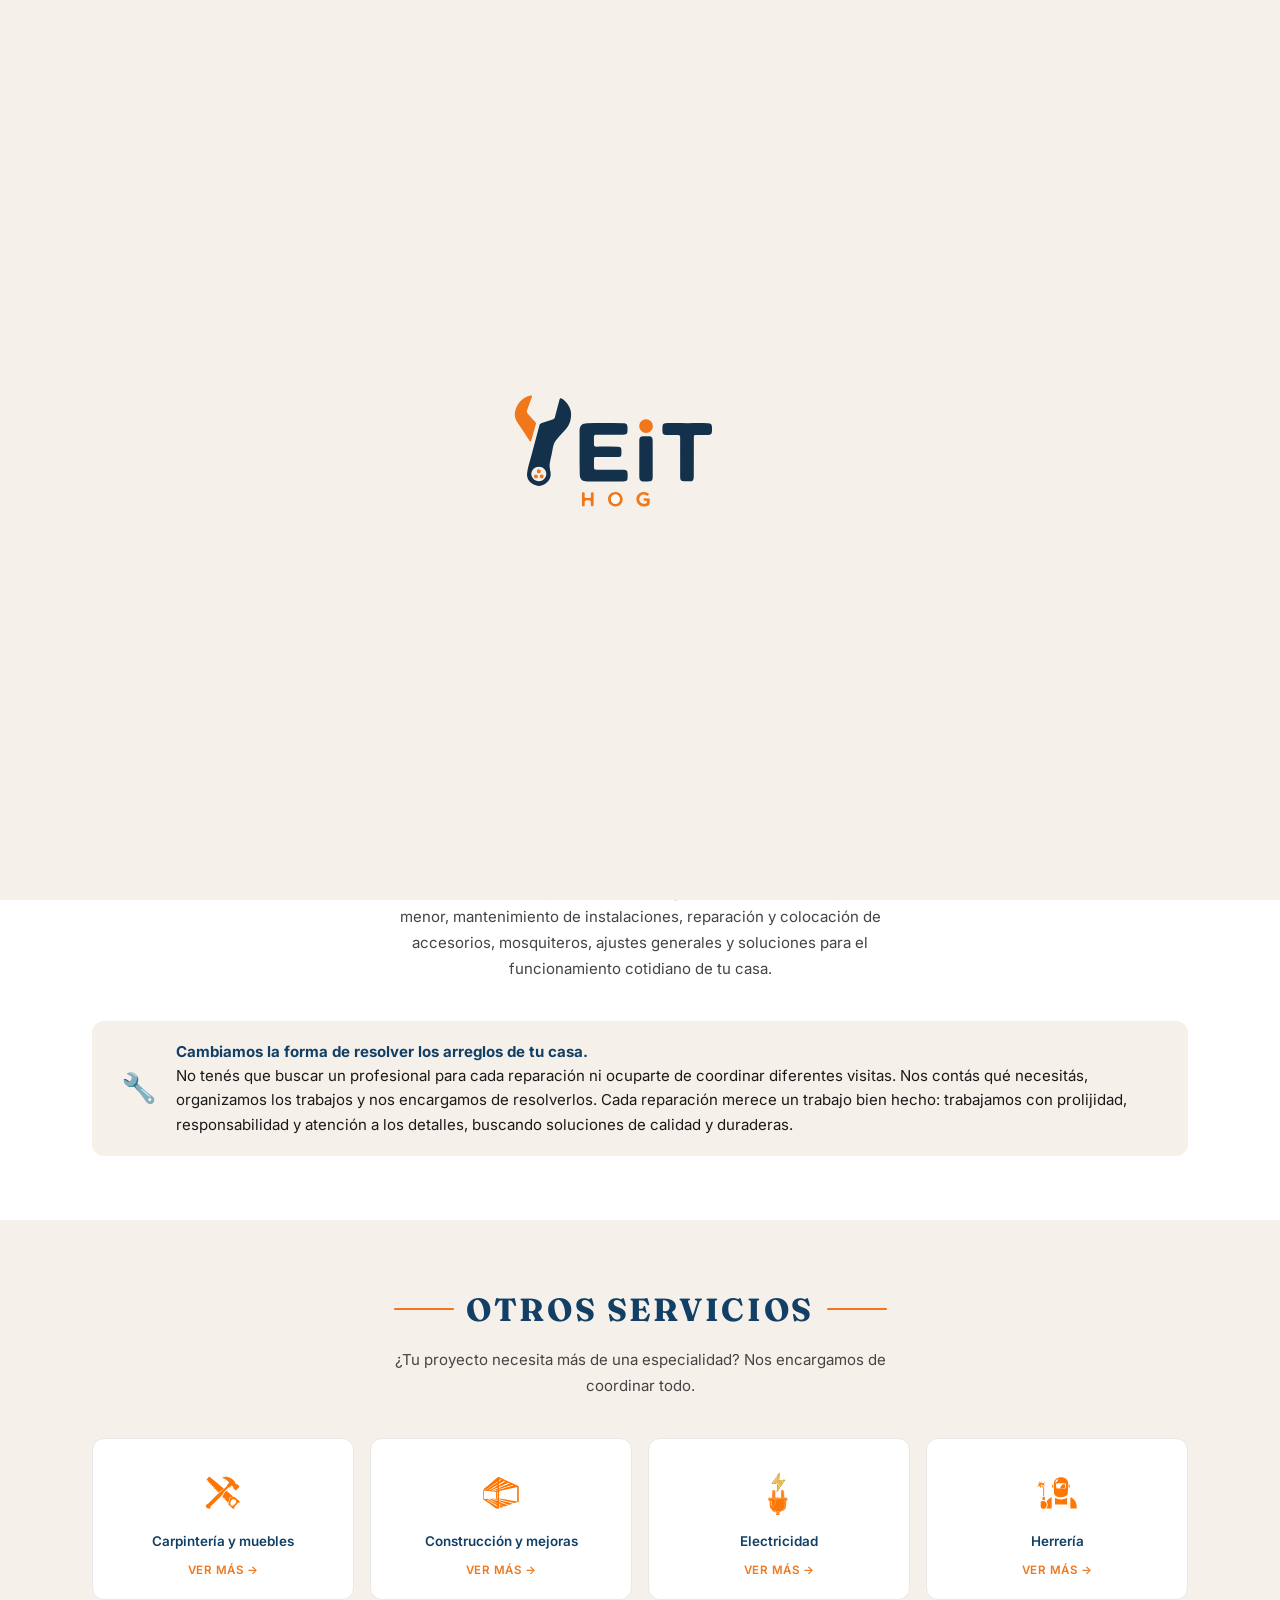
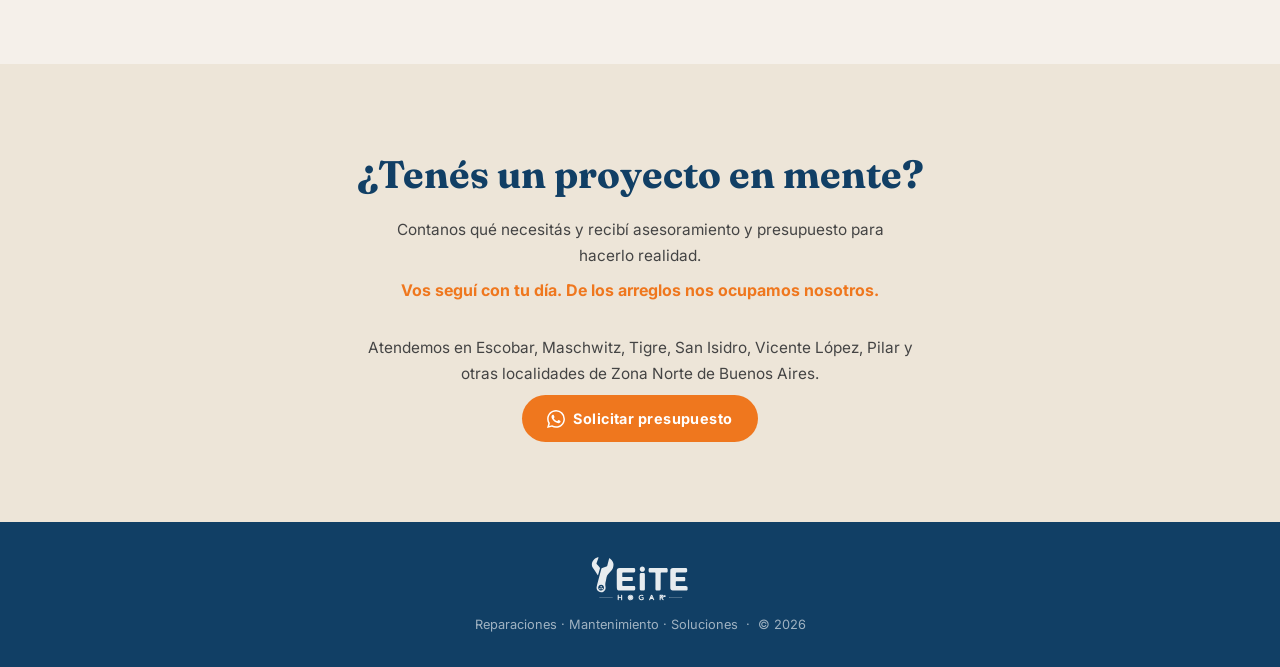
<file: servicios/reparaciones-hogar.html>
<!DOCTYPE html>
<html lang="es">
<head>
  <meta charset="UTF-8">
  <meta name="viewport" content="width=device-width, initial-scale=1.0">
  <title>Reparaciones del hogar – Yeite Hogar</title>
  <meta name="description" content="Arreglos menores, canillas, sifones, mosquiteros y pequeñas reparaciones eléctricas para tu hogar o comercio. Solicitá presupuesto por WhatsApp.">
  <link rel="preconnect" href="https://fonts.googleapis.com">
  <link rel="preconnect" href="https://fonts.gstatic.com" crossorigin>
  <link href="https://fonts.googleapis.com/css2?family=Fraunces:ital,opsz,wght@0,9..144,400;0,9..144,700;1,9..144,400&family=Inter:wght@400;500;600;700&display=swap" rel="stylesheet">
  <link rel="icon" type="image/x-icon" href="../assets/img/favicon.ico">
  <link rel="stylesheet" href="../assets/css/styles.css">

  <!-- Google tag (gtag.js) -->
<script async src="https://www.googletagmanager.com/gtag/js?id=G-6PPZXK1RP9"></script>
<script>
  window.dataLayer = window.dataLayer || [];
  function gtag(){dataLayer.push(arguments);}
  gtag('js', new Date());

  gtag('config', 'G-6PPZXK1RP9');
</script>

  <!-- Google tag (gtag.js) -->
<script async src="https://www.googletagmanager.com/gtag/js?id=G-9BJTFR44V6"></script>
<script>
  window.dataLayer = window.dataLayer || [];
  function gtag(){dataLayer.push(arguments);}
  gtag('js', new Date());

  gtag('config', 'G-9BJTFR44V6');
</script>

<!-- Google Tag Manager -->
<script>(function(w,d,s,l,i){w[l]=w[l]||[];w[l].push({'gtm.start':
new Date().getTime(),event:'gtm.js'});var f=d.getElementsByTagName(s)[0],
j=d.createElement(s),dl=l!='dataLayer'?'&l='+l:'';j.async=true;j.src=
'https://www.googletagmanager.com/gtm.js?id='+i+dl;f.parentNode.insertBefore(j,f);
})(window,document,'script','dataLayer','GTM-WVPDNW99');</script>
<!-- End Google Tag Manager -->
</head>
<body>

  <!-- Google Tag Manager (noscript) -->
<noscript><iframe src="https://www.googletagmanager.com/ns.html?id=GTM-WVPDNW99"
height="0" width="0" style="display:none;visibility:hidden"></iframe></noscript>
<!-- End Google Tag Manager (noscript) -->

  <!-- ── PRELOADER ── -->
  <div id="preloader" aria-hidden="true">
    <div class="preloader-logo-wrap">
      <svg id="preloader-logo" viewBox="0 0 600 292" xmlns="http://www.w3.org/2000/svg">
        <style>
          #preloader-logo .st3{fill:#13314A;}
          #preloader-logo .st4{fill:#F1781A;}
          #preloader-logo .st2{fill:#FFFFFF;}
          #preloader-logo .st5{fill:#FDFAF7;}
        </style>

        <g id="pl-llave">
          <path class="st3" d="M141,62.4c-0.1,16.2-4.4,26.4-12.3,35.2c-6.4,7.1-12.6,14.3-19.2,21.1c-5.4,5.7-8.9,12-10.2,19.9
            c-1.9,11.5-4.5,22.8-7.1,34.2c-1.8,8-0.1,15.7,1.2,23.6c1.9,11-2.1,20-11,26.4c-9.5,6.8-19.8,7.3-29.8,1.3
            c-9.5-5.6-14.4-14.4-13.1-25.4c1.4-12.8,5.9-25,9.1-37.5c6.2-24,12.9-47.9,19.1-72c0.9-3.4,2.6-4.9,5.6-5.9
            c8.4-2.8,16.7-5.9,25.1-8.5c3.2-1,4.7-2.7,5.5-6c3.2-12.8,6.7-25.5,10-38.3c1.4-5.3,2.7-5.8,7.4-2.7
            C133.4,35.9,141.1,51.2,141,62.4z M67.1,183.9c-9.7-0.2-17.7,7.3-17.9,16.5c-0.2,9.1,7.8,17.2,17.3,17.3
            c9.2,0.1,17.1-7.6,17.3-16.7C83.9,191.8,76.4,184,67.1,183.9z"/>
          <path class="st4" d="M11,63.7c0.9-21,16-39.4,35.6-43.8c1.3-0.3,2.8-1.1,3.9,0.1c1.1,1.2,0.2,2.6-0.2,3.9
            c-3.5,9.8-7,19.6-10.7,29.4c-1.3,3.3-1,5.6,1.6,8.3c5.9,6.2,11.3,12.8,17.1,19.2c1.7,1.8,2,3.4,1.3,5.8
            c-3.5,11.9-6.8,23.9-10.2,35.9c-0.4,1.3-0.4,3.1-2,3.4c-1.7,0.3-2.1-1.6-2.8-2.7c-9.6-14.4-19-28.9-28.7-43.2
            C12.4,74.9,11.4,69.2,11,63.7z"/>
          <path class="st4" d="M65.5,199.2c-2.3-0.3-3.6-2.2-3.4-5c0.2-2.7,2-4.2,4.7-4.1c2.9,0.1,4.7,1.9,4.4,4.8
            C71,197.7,69.3,199.5,65.5,199.2z"/>
          <path class="st4" d="M64.3,205.7c0,3.3-1.7,5-4.3,5.1c-2.6,0.1-4.6-1.4-4.7-4.1c-0.1-2.7,1.2-4.8,4.4-4.8
            C62.6,201.9,63.9,203.6,64.3,205.7z"/>
          <path class="st4" d="M73.1,211c-2.4-0.5-4.4-1.7-4.4-4.5c-0.1-2.9,1.4-4.7,4.4-4.7c2.7,0,4.4,1.5,4.5,4.2
            C77.8,208.9,75.9,210.4,73.1,211z"/>
        </g>

        <g class="pl-letter" data-x="160">
          <path class="st3" d="M160.5,150.3c0-16.4,0-32.8,0-49.1c0-11.7,5.6-17.7,17.4-17.8c27.6-0.2,55.2-0.1,82.9,0
            c8.2,0,10.3,2.5,10.4,10.8c0,16.1,0,16.1-16,16.1c-18.1,0-36.2,0-54.3,0c-6.4,0-7.2,0.9-7.2,7.3c0,4.8,0.1,9.7,0,14.5
            c-0.2,4,1.5,5.5,5.5,5.5c15.9-0.1,31.8,0,47.8,0c8.8,0,10.2,1.4,10.2,10.4c0,13.5-0.1,13.6-13.5,13.6c-14.5,0-29,0-43.5,0
            c-5.7,0-6.4,0.8-6.4,6.5c0,5.6,0,11.2,0,16.8c0.1,5.3,1,6.2,6.4,6.2c20.3,0,40.6,0,60.9,0.1c8.4,0,10.3,1.9,10.4,10.5
            c0.1,15.9-0.1,16.1-16.1,16.1c-25.4,0-50.9,0-76.3,0c-13.2,0-18.2-5.1-18.2-18.4C160.5,183.1,160.5,166.7,160.5,150.3z"/>
        </g>

        <g class="pl-letter" data-x="298">
          <path class="st3" d="M329.3,165.8c0,13.6,0,27.1,0,40.7c0,9.4-1.9,11.3-11.1,11.3c-3.9,0-7.8,0-11.7,0c-4.4,0-6.9-2.4-7.7-6.6
            c-0.3-1.7-0.4-3.4-0.4-5.1c0-26.8,0-53.6,0-80.5c0-10,1.8-11.9,12-12c3.3-0.1,6.6-0.2,9.8,0c6.8,0.3,8.9,2.5,9,9.2
            C329.4,137.1,329.3,151.5,329.3,165.8C329.3,165.8,329.3,165.8,329.3,165.8z"/>
          <path class="st4" d="M298.4,90.8c-0.1-8.8,6.8-16.1,15.3-16.1c8.8-0.1,16,7.2,16,16.1c0,8.3-7.1,15.5-15.5,15.5
            C305.4,106.3,298.5,99.6,298.4,90.8z"/>
        </g>

        <g class="pl-letter" data-x="340">
          <path class="st3" d="M409.4,83.4c15.1,0,30.3-0.1,45.4,0c9.5,0.1,11.3,2.1,11.4,11.7c0.1,15-0.5,15.6-15.8,15.7
            c-6.6,0-13.1,0-19.7,0c-6.1,0-6.4,0.2-6.4,6.3c-0.1,29.2-0.1,58.3-0.2,87.5c0,2.2-0.1,4.4-0.4,6.5c-0.5,4.4-3.2,6.6-7.6,6.6
            c-4.8,0.1-9.7,0.1-14.5,0c-6-0.1-8.8-2.7-8.9-8.9c-0.1-10.1,0-20.3,0-30.4c0-20.7-0.1-41.5,0-62.2c0-4.1-1.3-5.6-5.4-5.5
            c-8.4,0.2-16.8,0.1-25.3,0c-8-0.1-10.2-2.4-10.3-10.4c0-3.4,0-6.9,0.3-10.3c0.4-3.9,2.7-6,6.7-6.4c8.4-0.8,16.8-0.3,25.2-0.4
            C392.6,83.3,401,83.4,409.4,83.4C409.4,83.4,409.4,83.4,409.4,83.4z"/>
        </g>

        <g class="pl-letter" data-x="481">
          <path class="st3" d="M481.8,150.3c0-16.5,0-33.1,0-49.6c0-11.6,4.8-16.9,16.7-17.2c16.1-0.4,32.2-0.1,48.2-0.1
            c8.6,0,17.2-0.1,25.8,0c8.4,0.1,10.5,2.3,10.6,10.6c0,2.7,0,5.3,0,8c-0.1,6.1-2.4,8.5-8.5,8.5c-16.9,0-33.7,0-50.6,0
            c-9.3,0-9.3,0-9.2,9.4c0,3.9,0,7.8,0,11.7c0,5.9,0.3,6.2,6.5,6.2c13.3,0,26.5,0,39.8,0c9.2,0,10.5,1.2,10.6,10.5
            c0.1,13.1-0.3,13.5-13.1,13.4c-12.5,0-25,0-37.5,0c-6,0-6.3,0.3-6.3,6.5c0,5.5,0,10.9,0,16.4c0,6,0.7,6.8,6.6,6.8
            c17.3,0,34.7,0,52,0c1.7,0,3.4,0.1,5.1,0.1c4.1,0,6.6,2.2,6.9,6.1c0.4,4.5,0.4,9.1,0.1,13.5c-0.4,4.7-2.9,6.7-7.9,6.7
            c-27,0.1-54,0.1-81,0c-9.3,0-14.6-5.7-14.7-15.1C481.7,185.3,481.8,167.8,481.8,150.3z"/>
        </g>

        <g class="pl-letter" data-x="166">
          <path class="st4" d="M193.1,258.9c0,4.4-0.1,8.7,0,13.1c0.1,2.4-0.8,3.2-3.2,3.3c-2.4,0-3.6-0.6-3.2-3.1c0-0.3,0-0.6,0-0.9
            c-0.2-10.7-0.6-11-11.7-9.6c-2,0.3-2.7,1.1-2.6,2.9c0.1,2.3-0.1,4.7,0,7c0.1,2.4-0.4,3.6-3.3,3.7c-3.2,0.1-3.1-1.7-3.1-3.8
            c0-8.6,0.1-17.2,0-25.7c0-2.1,0.5-3.1,2.9-3.1c2.2,0,3.7,0.5,3.5,3.1c-0.1,0.6-0.1,1.3,0,1.9c0.4,2.6-1.7,6.4,1.2,7.7
            c3.5,1.5,7.7,0.5,11.6,0.2c1.4-0.1,1.5-1.3,1.5-2.5c0-2.2,0.1-4.4,0-6.6c-0.1-2.2,0-3.9,3.1-3.8c2.8,0,3.4,1.2,3.3,3.7
            C193,250.5,193.1,254.7,193.1,258.9z"/>
        </g>

        <g class="pl-letter" data-x="226">
          <path class="st4" d="M259.9,259c-0.1,9.8-7.2,16.8-16.9,16.7c-9.5-0.1-16.8-7.4-16.8-17c0-9.4,7.7-16.6,17.3-16.5
            C253,242.4,260.1,249.7,259.9,259z M253.4,258.6c-0.1-5.9-4.6-10.6-10.2-10.6c-5.8,0-10.5,5.1-10.3,11c0.2,6.3,4.7,10.9,10.5,10.8
            C249.4,269.6,253.5,265.1,253.4,258.6z"/>
          <path class="st5" d="M253.4,258.6c0.1,6.4-4,11-10,11.2c-5.8,0.2-10.3-4.4-10.5-10.8c-0.2-5.9,4.6-11,10.3-11
            C248.8,248,253.3,252.7,253.4,258.6z"/>
        </g>

        <g class="pl-letter" data-x="284">
          <path class="st4" d="M315.5,257.1c7.7,0.2,6.7-1.5,7,6.4c0.2,8.6-1.8,10.6-11,12c-14.4,2.2-22.8-11.2-19-22.1
            c3.6-10.3,16.7-14.5,25.9-8.3c1.3,0.9,3.5,1.6,1.5,3.8c-1.3,1.5-2.1,3.1-4.8,1.3c-5.5-3.5-11.3-2.5-14.7,1.8
            c-3.2,4-2.8,10.7,0.9,14.6c2.9,3,9.3,3.9,13.1,2c1.9-1,1.5-2.5,1.6-4c0.1-2.1-1.3-2.2-2.8-2.2c-0.9,0-1.9,0-2.8,0
            c-2.1,0-1.9-1.5-2-2.9c0-1.4,0.2-2.5,1.9-2.5C312.1,257.1,313.8,257.1,315.5,257.1z"/>
        </g>

        <g class="pl-letter" data-x="357">
          <path class="st4" d="M386,274.6c-4.6,1.1-7.6,0.8-8.3-3.9c-0.3-2-1.7-2.7-3.7-2.6c-2.3,0.1-4.7,0.2-7,0c-3-0.3-4.6,0.9-5.5,3.7
            c-0.4,1.5-0.7,3.6-3.1,3.5c-1.4,0-3.1,0.6-4-0.5c-0.9-1,0.3-2.3,0.7-3.4c3.3-8.4,6.8-16.7,10.1-25.1c0.9-2.4,2-3.7,5-3.7
            c3.2,0,3.8,1.8,4.7,4.1C378.6,255.9,382.3,265.1,386,274.6z M369.8,250.8c-1.3,3.2-2.4,6.2-3.7,9.1c-0.7,1.7-0.5,2.5,1.6,2.7
            c6.3,0.8,7.1-0.2,4.7-6.1C371.7,254.7,371.5,252.6,369.8,250.8z"/>
          <path class="st5" d="M369.8,250.8c1.7,1.7,1.9,3.8,2.6,5.7c2.4,6,1.6,6.9-4.7,6.1c-2-0.3-2.3-1-1.6-2.7
            C367.4,257,368.5,254,369.8,250.8z"/>
        </g>

        <g class="pl-letter" data-x="410">
          <path class="st4" d="M443.3,274.6c-4.9,1.6-7.6,0-10-3.9c-1.7-2.9-2.4-8.3-7.4-6.8c-4,1.2-1.5,5.6-1.8,8.5
            c-0.3,2.8-1.7,2.7-3.7,2.8c-2.1,0.2-2.7-0.7-2.7-2.7c0.1-9,0-18.1,0-27.1c0-1.6,0.2-2.7,2.3-2.6c4,0.1,8.1-0.2,12.1,0.1
            c4.4,0.3,8,2.3,9.2,6.7c1.2,4.3,1,8.8-3.4,11.7c-2,1.3-1.9,2.3-0.7,4.1C439.3,268.1,441.1,271.2,443.3,274.6z M424,253.4
            c-0.6,3.3,0.1,5.1,4,4.8c3.6-0.3,7.1-0.2,7.8-4.7c0.4-3.1-2.7-5.3-6.8-5.4C425.2,248.1,422.9,249.3,424,253.4z"/>
          <path class="st5" d="M424,253.4c-1-4.2,1.2-5.3,5-5.3c4.1,0.1,7.2,2.3,6.8,5.4c-0.6,4.5-4.2,4.4-7.8,4.7
            C424.1,258.5,423.3,256.7,424,253.4z"/>
          <path class="st2" d="M450,256.6h-5.7c-2.3,0-4.1-1.9-4.1-4.1v-2.6c0-2.3,1.9-4.1,4.1-4.1h5.7c2.3,0,4.1,1.9,4.1,4.1v2.6
            C454.1,254.8,452.3,256.6,450,256.6z"/>
        </g>
      </svg>
    </div>
  </div>

  <!-- ── NAV ── -->
  <nav>
    <div class="nav-inner">
      <a class="nav-logo" href="../index.html">
        <img src="../assets/img/logo.svg" alt="Yeite Hogar">
      </a>
      <button class="nav-toggle" aria-label="Abrir menú" aria-expanded="false">
        <span></span><span></span><span></span>
      </button>
      <ul class="nav-links">
        <li class="nav-dropdown">
          <button class="nav-drop-toggle" aria-haspopup="true" aria-expanded="false">
            Servicios
            <svg class="nav-drop-caret" viewBox="0 0 24 24"><polyline points="6 9 12 15 18 9"/></svg>
          </button>
          <ul class="nav-dropdown-menu">
            <li><a href="reparaciones-hogar.html">Reparaciones del hogar</a></li>
            <li><a href="carpinteria-muebles.html">Carpintería y muebles</a></li>
            <li><a href="construccion-mejoras.html">Construcción y mejoras</a></li>
            <li><a href="electricidad.html">Electricidad</a></li>
            <li><a href="herreria.html">Herrería</a></li>
          </ul>
        </li>
        <li><a href="../index.html#quienes">Sobre nosotros</a></li>
        <li><a href="https://www.instagram.com/yeiteservicios" target="_blank">  <img src="../assets/img/ico-instagram.svg" alt="Instagram" width="20px"></a></li>
        <li>
          <a href="https://wa.me/5491125984838?text=Hola%20Yeite%20Hogar%2C%20necesito%20un%20presupuesto." class="nav-cta" target="_blank" rel="noopener">
            <img src="../assets/img/ico-whatsapp.svg" alt="">
            Solicitar presupuesto
          </a>
        </li>
      </ul>
    </div>
  </nav>

  <!-- ══════════════════════════════════════════════
       HERO DE SERVICIO
       ══════════════════════════════════════════════ -->
  <section class="service-hero">
    <div class="hero-inner">
      <div class="hero-text">
        <div class="service-breadcrumb">
          <a href="../index.html">Inicio</a> <span>/</span> <a href="../index.html#servicios">Servicios</a> <span>/</span> Reparaciones del hogar
        </div>
        <h1 class="hero-headline">Reparaciones y mantenimiento del&nbsp;hogar</h1>
        <div class="hero-divider"></div>
        <p class="hero-lead">Los arreglos de tu casa,&nbsp;resueltos.</p>
        <p class="hero-sub">En YEITE HOGAR realizamos reparaciones generales y trabajos de mantenimiento a domicilio para solucionar los problemas cotidianos de tu&nbsp;casa. Desde arreglos de plomería, reparaciones de mosquiteros y mantenimiento de estufas hasta instalaciones, ajustes y reparaciones eléctricas, nos ocupamos de que todo vuelva a funcionar como&nbsp;corresponde.</p>
        <a href="https://wa.me/5491125984838?text=Hola%20Yeite%20Hogar%2C%20necesito%20un%20presupuesto%20de%20reparaciones%20del%20hogar." class="btn-orange" target="_blank" rel="noopener">
          <img src="../assets/img/ico-whatsapp.svg" alt="">
          Solicitar presupuesto
        </a>
        <div class="hero-wa-note">
          <img src="../assets/img/ico-whatsapp2.svg" alt="">
          Respuesta rápida
        </div>
      </div>
      <div class="hero-img-wrap">
        <div class="hero-slider">
          <div class="hero-slide is-active"><img src="../assets/img/servicios/YEITE_Reparaciones_Hero_5_Imagenes/01-sifon.png" alt="Reparación de sifón"></div>
          <div class="hero-slide"><img src="../assets/img/servicios/YEITE_Reparaciones_Hero_5_Imagenes/02-mosquiteros.jpg" alt="Colocación de mosquiteros"></div>
          <div class="hero-slide"><img src="../assets/img/servicios/YEITE_Reparaciones_Hero_5_Imagenes/03-enchufes-teclas.jpg" alt="Reparación de enchufes y llaves de luz"></div>
          <div class="hero-slide"><img src="../assets/img/servicios/YEITE_Reparaciones_Hero_5_Imagenes/04-estufas.jpg" alt="Limpieza de estufas"></div>
          <div class="hero-slide"><img src="../assets/img/servicios/YEITE_Reparaciones_Hero_5_Imagenes/05-tapas-inodoro.jpg" alt="Cambio de tapa de inodoro"></div>
          <button class="hero-slider-arrow hero-slider-prev" aria-label="Imagen anterior">‹</button>
          <button class="hero-slider-arrow hero-slider-next" aria-label="Imagen siguiente">›</button>
          <div class="hero-slider-dots">
            <button class="hero-slider-dot is-active" aria-label="Ir a la imagen 1"></button>
            <button class="hero-slider-dot" aria-label="Ir a la imagen 2"></button>
            <button class="hero-slider-dot" aria-label="Ir a la imagen 3"></button>
            <button class="hero-slider-dot" aria-label="Ir a la imagen 4"></button>
            <button class="hero-slider-dot" aria-label="Ir a la imagen 5"></button>
          </div>
        </div>
      </div>
    </div>
  </section>

  <!-- ══════════════════════════════════════════════
       QUÉ INCLUYE
       ══════════════════════════════════════════════ -->
  <section id="service-tareas">
    <div class="wrap">
      <div class="section-header-center">
        <h2>¿Qué incluye?</h2>
        <p>Nuestro servicio de reparaciones del hogar abarca trabajos de plomería menor, mantenimiento de instalaciones, reparación y colocación de accesorios, mosquiteros, ajustes generales y soluciones para el funcionamiento cotidiano de tu casa.</p>
      </div>
      <div class="banner-cta fade-up">
        <div class="banner-cta-icon">🔧</div>
        <p><strong>Cambiamos la forma de resolver los arreglos de tu casa.</strong><br>
        No tenés que buscar un profesional para cada reparación ni ocuparte de coordinar diferentes visitas. Nos contás qué necesitás, organizamos los trabajos y nos encargamos de resolverlos. Cada reparación merece un trabajo bien hecho: trabajamos con prolijidad, responsabilidad y atención a los detalles, buscando soluciones de calidad y duraderas.</p>
      </div>
    </div>
  </section>

  <!-- ══════════════════════════════════════════════
       OTROS SERVICIOS
       ══════════════════════════════════════════════ -->
  <section id="otros-servicios">
    <div class="wrap">
      <div class="section-header-center">
        <h2>Otros servicios</h2>
        <p>¿Tu proyecto necesita más de una especialidad? Nos encargamos de coordinar todo.</p>
      </div>
      <div class="servicios-grid servicios-grid--compact">
        <a class="srv-card" href="carpinteria-muebles.html">
          <div class="srv-card-icon"><img src="../assets/img/ico-carpinteria.svg" alt=""></div>
          <h3>Carpintería y muebles</h3>
          <span class="srv-card-more">Ver más →</span>
        </a>
        <a class="srv-card" href="construccion-mejoras.html">
          <div class="srv-card-icon"><img src="../assets/img/ico-pergola.svg" alt=""></div>
          <h3>Construcción y mejoras</h3>
          <span class="srv-card-more">Ver más →</span>
        </a>
        <a class="srv-card" href="electricidad.html">
          <div class="srv-card-icon"><img src="../assets/img/ico-electrico.svg" alt=""></div>
          <h3>Electricidad</h3>
          <span class="srv-card-more">Ver más →</span>
        </a>
        <a class="srv-card" href="herreria.html">
          <div class="srv-card-icon"><img src="../assets/img/ico-herreria.svg" alt=""></div>
          <h3>Herrería</h3>
          <span class="srv-card-more">Ver más →</span>
        </a>
      </div>
    </div>
  </section>

  <!-- ══════════════════════════════════════════════
       CTA FINAL
       ══════════════════════════════════════════════ -->
  <section id="cta-final">
    <div class="cta-final-inner">
      <h2>¿Tenés un proyecto en&nbsp;mente?</h2>
      <p class="cta-sub">Contanos qué necesitás y recibí asesoramiento y presupuesto para hacerlo&nbsp;realidad.</p>
      <span class="cta-accent">Vos seguí con tu&nbsp;día. De los arreglos nos ocupamos&nbsp;nosotros.</span>
      <p class="cta-sub">Atendemos en Escobar, Maschwitz, Tigre, San Isidro, Vicente López, Pilar y otras localidades de Zona Norte de Buenos&nbsp;Aires.</p>
      <a href="https://wa.me/5491125984838?text=Hola%20Yeite%20Hogar%2C%20necesito%20un%20presupuesto%20de%20reparaciones%20del%20hogar." class="btn-orange" target="_blank" rel="noopener">
        <img src="../assets/img/ico-whatsapp.svg" alt="">
        Solicitar presupuesto
      </a>
    </div>
  </section>

  <!-- ── FOOTER ── -->
  <footer>
    <img src="../assets/img/logo_footer.svg" width="100" alt="Yeite Hogar">
    <p>Reparaciones · Mantenimiento · Soluciones &nbsp;·&nbsp; © 2026</p>
  </footer>

  <!-- ── WA Flotante ── -->
  <a class="wa-float" href="https://wa.me/5491125984838?text=Hola%20Yeite%20Hogar%2C%20necesito%20un%20presupuesto." target="_blank" rel="noopener" aria-label="Contactar por WhatsApp">
    <img src="../assets/img/ico-whatsapp.svg" alt="">
  </a>

  <script>
    // Preloader animado: llave → gira y encastra → letras en cascada → fade out
    (function () {
      const preloader = document.getElementById('preloader');
      if (!preloader) return;
      const llave = document.getElementById('pl-llave');
      const logo = document.getElementById('preloader-logo');
      const letters = Array.from(document.querySelectorAll('.pl-letter'))
        .sort((a, b) => parseFloat(a.dataset.x) - parseFloat(b.dataset.x));
      const reduced = window.matchMedia('(prefers-reduced-motion: reduce)').matches;

      document.body.classList.add('pl-locked');

      function finish() {
        preloader.classList.add('pl-fade-out');
        document.body.classList.remove('pl-locked');
        setTimeout(() => preloader.classList.add('pl-done'), 400);
      }

      // Failsafe: nunca dejar el preloader colgado.
      const failsafe = setTimeout(finish, 5000);

      if (reduced) {
        llave.style.transition = 'none';
        llave.style.transform = 'translate(0,0) scale(1) rotate(0deg)';
        llave.classList.add('pl-appear');
        letters.forEach(l => l.classList.add('pl-in'));
        setTimeout(() => { clearTimeout(failsafe); finish(); }, 300);
        return;
      }

      requestAnimationFrame(() => llave.classList.add('pl-appear'));
      setTimeout(() => llave.classList.add('pl-spin'), 300);

      const letterStart = 300 + 1250;
      const staggerWindow = 700;
      const step = staggerWindow / letters.length;
      letters.forEach((l, i) => {
        setTimeout(() => l.classList.add('pl-in'), letterStart + i * step);
      });

      const lastLetterIn = letterStart + (letters.length - 1) * step + 320;
      setTimeout(() => logo.classList.add('pl-settle'), lastLetterIn);

      const holdEnd = lastLetterIn + 200 + 400;
      setTimeout(() => { clearTimeout(failsafe); finish(); }, holdEnd);
    })();

    // Menú hamburguesa
    const toggle = document.querySelector('.nav-toggle');
    const links  = document.querySelector('.nav-links');
    toggle.addEventListener('click', () => {
      const open = links.classList.toggle('open');
      toggle.classList.toggle('open', open);
      toggle.setAttribute('aria-expanded', open);
    });
    links.querySelectorAll('a').forEach(a => {
      a.addEventListener('click', () => {
        links.classList.remove('open');
        toggle.classList.remove('open');
        toggle.setAttribute('aria-expanded', false);
      });
    });

    // Dropdown "Servicios"
    document.querySelectorAll('.nav-dropdown').forEach(drop => {
      const dropToggle = drop.querySelector('.nav-drop-toggle');
      dropToggle.addEventListener('click', (e) => {
        e.stopPropagation();
        const isOpen = drop.classList.toggle('open');
        dropToggle.setAttribute('aria-expanded', isOpen);
      });
    });
    document.addEventListener('click', () => {
      document.querySelectorAll('.nav-dropdown.open').forEach(d => {
        d.classList.remove('open');
        d.querySelector('.nav-drop-toggle').setAttribute('aria-expanded', 'false');
      });
    });

    // Nav: transparente en hero → blanco al hacer scroll
    const nav = document.querySelector('nav');
    const updateNav = () => {
      nav.classList.toggle('scrolled', window.scrollY > 40);
    };
    window.addEventListener('scroll', updateNav, { passive: true });
    updateNav();

    // Slider de imágenes del hero de servicio
    document.querySelectorAll('.hero-slider').forEach(slider => {
      const slides = Array.from(slider.querySelectorAll('.hero-slide'));
      const dots = Array.from(slider.querySelectorAll('.hero-slider-dot'));
      const prevBtn = slider.querySelector('.hero-slider-prev');
      const nextBtn = slider.querySelector('.hero-slider-next');
      if (slides.length < 2) return;

      let current = Math.max(0, slides.findIndex(s => s.classList.contains('is-active')));
      let timer;
      const reduced = window.matchMedia('(prefers-reduced-motion: reduce)').matches;

      function goTo(index) {
        current = (index + slides.length) % slides.length;
        slides.forEach((s, i) => s.classList.toggle('is-active', i === current));
        dots.forEach((d, i) => d.classList.toggle('is-active', i === current));
      }
      function restart() {
        clearInterval(timer);
        if (!reduced) timer = setInterval(() => goTo(current + 1), 5000);
      }

      dots.forEach((dot, i) => dot.addEventListener('click', () => { goTo(i); restart(); }));
      if (nextBtn) nextBtn.addEventListener('click', () => { goTo(current + 1); restart(); });
      if (prevBtn) prevBtn.addEventListener('click', () => { goTo(current - 1); restart(); });

      restart();
    });

    // Animación fade-up al entrar en viewport
    const fadeUpEls = document.querySelectorAll('.fade-up');
    if (fadeUpEls.length) {
      const fadeUpObserver = new IntersectionObserver((entries) => {
        entries.forEach(entry => {
          if (entry.isIntersecting) {
            entry.target.classList.add('is-visible');
            fadeUpObserver.unobserve(entry.target);
          }
        });
      }, { threshold: 0.2 });
      fadeUpEls.forEach(el => fadeUpObserver.observe(el));
    }
  </script>

</body>
</html>
</file>
<file: assets/css/styles.css>
*, *::before, *::after { box-sizing: border-box; margin: 0; padding: 0; }

    :root {
      --navy:    #113F65;
      --orange:  #EF771E;
      --cream:   #F5F0EA;
      --cream2:  #EDE5D8;
      --white:   #FFFFFF;
      --ink:     #1A1A1A;
      --ink2:    #444444;
      --muted:   #888888;
      --max-w:   1160px;
    }

    html { scroll-behavior: smooth; }
    body { font-family: 'Inter', sans-serif; color: var(--ink); background: var(--white); font-size: 16px; line-height: 1.6; }
    img { display: block; max-width: 100%; }
    a { text-decoration: none; }

    .wrap { max-width: var(--max-w); margin: 0 auto; padding: 0 2rem; }

    /* ── Botones ── */
    .btn-orange {
      display: inline-flex; align-items: center; gap: .5rem;
      background: var(--orange); color: var(--white);
      font-weight: 700; font-size: .9rem; letter-spacing: .03em;
      padding: .75rem 1.6rem; border-radius: 50px;
      transition: background .2s; white-space: nowrap;
    }
    .btn-orange:hover { background: #d4660f; }
    .btn-orange img { width: 18px; height: 18px; }

    .btn-outline {
      display: inline-flex; align-items: center; gap: .5rem;
      border: 2px solid var(--navy); color: var(--navy);
      font-weight: 600; font-size: .9rem;
      padding: .65rem 1.4rem; border-radius: 50px;
      transition: background .2s, color .2s;
    }
    .btn-outline:hover { background: var(--navy); color: var(--white); }

    /* ── NAV ── */
    nav {
      position: fixed; top: 0; left: 0; right: 0; z-index: 100;
      background: transparent;
      border-bottom: 1px solid transparent;
      height: 68px;
      transition: background .35s ease, border-color .35s ease, box-shadow .35s ease;
    }
    nav.scrolled {
      background: rgba(255,255,255,.97);
      backdrop-filter: blur(12px);
      -webkit-backdrop-filter: blur(12px);
      border-bottom: 1px solid rgba(0,0,0,.07);
      box-shadow: 0 2px 12px rgba(0,0,0,.06);
    }
    .nav-inner {
      max-width: var(--max-w); margin: 0 auto; padding: 0 2rem;
      height: 100%; display: flex; align-items: center; justify-content: space-between; gap: 2rem;
    }
    .nav-logo img { height: 44px; width: auto; }

    .nav-links { list-style: none; display: flex; align-items: center; gap: 2rem; }
    .nav-links a {
      font-size: .75rem; font-weight: 600; color: var(--navy);
      letter-spacing: .04em; text-transform: uppercase;
      transition: color .2s;
    }
    .nav-links a:hover { color: var(--orange); }

    .nav-cta {
      background: var(--orange) !important;
      color: var(--white) !important;
      padding: .45rem 1.2rem !important;
      border-radius: 50px !important;
      display: inline-flex !important; align-items: center; gap: .4rem;
    }
    .nav-cta:hover { background: #d4660f !important; color: var(--white) !important; }
    .nav-cta img { width: 16px; height: 16px; }

    .nav-toggle {
      display: none; flex-direction: column; gap: 5px;
      background: none; border: none; cursor: pointer; padding: 4px;
    }
    .nav-toggle span {
      display: block; width: 24px; height: 2px;
      background: var(--navy); border-radius: 2px;
      transition: transform .25s, opacity .25s;
    }
    .nav-toggle.open span:nth-child(1) { transform: translateY(7px) rotate(45deg); }
    .nav-toggle.open span:nth-child(2) { opacity: 0; }
    .nav-toggle.open span:nth-child(3) { transform: translateY(-7px) rotate(-45deg); }

    /* ── NAV: dropdown "Servicios" ── */
    .nav-dropdown { position: relative; }
    .nav-drop-toggle {
      display: inline-flex; align-items: center; gap: .35rem;
      background: none; border: none; cursor: pointer; padding: 0;
      font-family: inherit; font-size: .75rem; font-weight: 600; color: var(--navy);
      letter-spacing: .04em; text-transform: uppercase;
      transition: color .2s;
    }
    .nav-drop-toggle:hover { color: var(--orange); }
    .nav-drop-caret {
      width: 12px; height: 12px; stroke: currentColor; fill: none;
      stroke-width: 2; stroke-linecap: round; stroke-linejoin: round;
      transition: transform .2s;
    }
    .nav-dropdown.open .nav-drop-caret { transform: rotate(180deg); }

    .nav-dropdown-menu {
      list-style: none; position: absolute; top: calc(100% + 14px); left: 50%;
      transform: translateX(-50%);
      background: var(--white); border-radius: 12px;
      box-shadow: 0 8px 28px rgba(0,0,0,.14);
      padding: .5rem; min-width: 230px; display: none; z-index: 150;
    }
    .nav-dropdown.open .nav-dropdown-menu { display: block; }
    .nav-dropdown-menu li a {
      display: block; padding: .6rem .9rem; border-radius: 8px;
      font-size: .8rem; font-weight: 500; color: var(--ink2);
      text-transform: none; letter-spacing: 0; white-space: nowrap;
    }
    .nav-dropdown-menu li a:hover { background: var(--cream); color: var(--navy); }

    @media (hover: hover) and (pointer: fine) {
      .nav-dropdown:hover .nav-dropdown-menu { display: block; }
      .nav-dropdown:hover .nav-drop-caret { transform: rotate(180deg); }
      /* Puente invisible que cubre el espacio entre el botón y el menú
         para que el :hover no se pierda al mover el mouse entre ambos. */
      .nav-dropdown-menu::before {
        content: '';
        position: absolute;
        top: -14px; left: 0; right: 0; height: 14px;
      }
    }

    /* ══════════════════════════════════════════════
       HERO — full viewport, imagen de fondo real
       ══════════════════════════════════════════════ */
  /*   #hero {
      position: relative;
      min-height: 90vh;
      overflow: hidden;
      display: flex;
      align-items: center;
    }
 */
    /* Imagen ocupa todo el fondo del hero */
   /*  .hero-img-wrap {
      position: absolute;
      inset: 0;
      z-index: 0;
    }
    .hero-img-wrap img {
      width: 100%; height: 100%;
      object-fit: cover;
      object-position: right center;
    } */
    /* Gradiente: crema sólido izquierda → transparente derecha */
  /*   .hero-img-wrap::after {
      content: '';
      position: absolute; inset: 0;
      background: linear-gradient(
        to right,
        rgba(245,240,234,1)    0%,
        rgba(245,240,234,0.97) 0%,
        rgba(245,240,234,0.85) 7%,
        rgba(245,240,234,0.1)  100%,
        rgba(245,240,234,0)    21%
      )
    } */

    /* Contenedor del texto sobre la imagen */
   /*  .hero-inner {
      position: relative; z-index: 1;
      width: 100%; max-width: var(--max-w);
      margin: 0 auto;
      padding: 0 2rem;
      min-height: 90vh;
      display: flex;
      align-items: center;
    }

    .hero-text {
      padding: 7rem 0 5rem;
      max-width: 500px;
    }

    .hero-headline {
      font-family: 'Fraunces', serif;
      font-size: clamp(2rem, 3.6vw, 3rem);
      font-weight: 700; line-height: 1.15;
      color: var(--navy); margin-bottom: .5rem;
    }
    .hero-headline .accent { color: var(--orange); }

    .hero-divider {
      width: 48px; height: 3px;
      background: var(--orange); margin: 1.1rem 0;
      border-radius: 2px;
    }

    .hero-lead {
      font-size: 1.08rem; font-weight: 600;
      color: var(--navy); margin-bottom: .5rem;
    }
    .hero-sub {
      font-size: .92rem; color: var(--ink2);
      line-height: 1.7; margin-bottom: 1.8rem; max-width: 400px;
    }

    .hero-wa-note {
      margin-top: .9rem;
      display: flex; align-items: center; gap: .45rem;
      font-size: .78rem; font-weight: 600; color: var(--muted);
      text-transform: uppercase; letter-spacing: .08em;
    }
    .hero-wa-note img { width: 16px; height: 16px; opacity: .6; } */


     /* ══════════════════════════════════════════════
       HERO
       ══════════════════════════════════════════════ */
    #hero {
      padding-top: 68px;
      background: var(--cream);
      overflow: hidden;
    }
    .hero-inner {
      margin: 0 auto;
      display: grid; grid-template-columns: 1fr 1fr;
      align-items: center; gap: 0;
    }
    .hero-text { padding: 4rem 4rem 4rem 4rem; }

    .hero-headline {
      font-family: 'Fraunces', serif;
      font-size: clamp(2rem, 3.6vw, 3rem);
      font-weight: 700; line-height: 1.15;
      color: var(--navy); margin-bottom: .5rem;
    }
    .hero-headline .accent { color: var(--orange); }

    .hero-divider {
      width: 48px; height: 3px;
      background: var(--orange); margin: 1.1rem 0;
      border-radius: 2px;
    }

    .hero-lead {
      font-size: 1.08rem; font-weight: 600;
      color: var(--navy); margin-bottom: .5rem;
    }
    .hero-sub {
      font-size: .92rem; color: var(--ink2);
      line-height: 1.7; margin-bottom: 1.8rem; max-width: 400px;
    }

    .hero-wa-note {
      margin-top: .9rem;
      display: flex; align-items: center; gap: .45rem;
      font-size: .78rem; font-weight: 600; color: var(--muted);
      text-transform: uppercase; letter-spacing: .08em;
    }
    .hero-wa-note img { width: 16px; height: 16px; opacity: .6; }

    .hero-img-wrap {
      height: 100%; min-height: 480px;
      position: relative; overflow: hidden;
    }
    .hero-img-wrap img,
    .hero-img-wrap video {
      width: 100%; height: 100%; object-fit: cover;
      object-position: center;
    }

    /* ══════════════════════════════════════════════
       SERVICIOS
       ══════════════════════════════════════════════ */
    #servicios { background: var(--white); padding: 4rem 0; }

    .section-header-center {
      text-align: center; margin-bottom: 2.5rem;
    }
    .section-header-center h2 {
      font-family: 'Fraunces', serif;
      font-size: clamp(1.5rem, 2.5vw, 2rem);
      font-weight: 700; color: var(--navy);
      text-transform: uppercase; letter-spacing: .08em;
      display: flex; align-items: center; justify-content: center; gap: .8rem;
    }
    .section-header-center h2::before,
    .section-header-center h2::after {
      content: ''; flex: 1; max-width: 60px;
      height: 2px; background: var(--orange); border-radius: 1px;
    }
    .section-header-center p {
      font-size: .94rem; color: var(--ink2);
      max-width: 520px; margin: .75rem auto 0; line-height: 1.7;
    }

    .servicios-grid {
      display: grid;
      grid-template-columns: repeat(5, 1fr);
      gap: 1rem;
    }
    .servicios-grid.servicios-grid--compact {
      grid-template-columns: repeat(4, 1fr);
    }

    .srv-card {
      border: 1.5px solid #E8E8E8;
      border-radius: 12px;
      padding: 1.6rem 1rem 1.2rem;
      display: flex; flex-direction: column;
      align-items: center; text-align: center; gap: .7rem;
      transition: box-shadow .2s, border-color .2s;
      background: var(--white);
    }
    .srv-card:hover {
      border-color: var(--orange);
      box-shadow: 0 4px 18px rgba(239,119,30,.12);
    }
    .srv-card-icon {
      width: 56px; height: 56px;
      display: flex; align-items: center; justify-content: center;
    }
    .srv-card-icon img { width: 44px; height: 44px; }
    .srv-card h3 {
      font-size: .84rem; font-weight: 600;
      color: var(--navy); line-height: 1.35;
    }
    .srv-card-more {
      font-size: .72rem; font-weight: 600; color: var(--orange);
      text-transform: uppercase; letter-spacing: .04em;
    }

    /* ── Servicios: galería fotográfica (home) ── */
    .servicios-photo-grid {
      display: flex; flex-wrap: wrap; justify-content: center;
      gap: 1.5rem;
    }

    .srv-photo-card {
      position: relative; display: block; overflow: hidden;
      border-radius: 16px; isolation: isolate; cursor: pointer;
      flex: 0 0 calc((100% - 3rem) / 3);
      height: 410px;
    }

    .srv-photo-card-media {
      position: absolute; inset: 0; display: block;
    }
    .srv-photo-card-media img {
      width: 100%; height: 100%; object-fit: cover; object-position: center;
      transition: transform .4s ease;
    }

    /* Degradado oscuro: más intenso abajo, transparente arriba */
    .srv-photo-card::before {
      content: ''; position: absolute; inset: 0; z-index: 1;
      background: linear-gradient(
        to top,
        rgba(17,63,101,.92) 0%,
        rgba(17,63,101,.6)  36%,
        rgba(17,63,101,.1)  66%,
        rgba(17,63,101,0)   85%
      );
    }

    /* Capa naranja corporativa al hover/focus */
    .srv-photo-card::after {
      content: ''; position: absolute; inset: 0; z-index: 1;
      background: rgba(239,119,30,0);
      transition: background .4s ease;
    }

    .srv-photo-card-content {
      position: relative; z-index: 2; height: 100%;
      display: flex; flex-direction: column; justify-content: flex-end;
      align-items: flex-start; text-align: left;
      padding: 1.6rem 1.5rem; gap: .5rem;
    }

    .srv-photo-card-content h3 {
      font-family: 'Fraunces', serif; font-weight: 700;
      font-size: clamp(1.15rem, 1.6vw, 1.5rem);
      line-height: 1.2; color: var(--white);
    }
    .srv-photo-card-content p {
      font-size: .88rem; line-height: 1.5; color: rgba(255,255,255,.9);
      max-width: 320px; margin-bottom: .3rem;
    }

    .srv-photo-card-cta { transition: background .4s ease; }

    .srv-photo-card:focus-visible {
      outline: 3px solid var(--orange); outline-offset: 3px;
    }

    @media (hover: hover) and (pointer: fine) {
      .srv-photo-card:hover .srv-photo-card-media img,
      .srv-photo-card:focus-visible .srv-photo-card-media img {
        transform: scale(1.04);
      }
      .srv-photo-card:hover::after,
      .srv-photo-card:focus-visible::after {
        background: rgba(239,119,30,.4);
      }
      .srv-photo-card:hover .srv-photo-card-cta,
      .srv-photo-card:focus-visible .srv-photo-card-cta {
        background: #d4660f;
      }
    }

    /* Banner CTA pequeño */
    .banner-cta {
      background: var(--cream); margin-top: 2rem; border-radius: 12px;
      padding: 1.2rem 1.8rem;
      display: flex; align-items: center; gap: 1.2rem;
    }
    .banner-cta-icon { font-size: 1.8rem; flex-shrink: 0; }
    .banner-cta p { font-size: .94rem; color: var(--ink); }
    .banner-cta p strong { color: var(--navy); }

    /* Animación de ingreso al hacer scroll */
    .fade-up {
      opacity: 0; transform: translateY(28px);
      transition: opacity .7s ease, transform .7s ease;
    }
    .fade-up.is-visible { opacity: 1; transform: translateY(0); }

    .fade-left {
      opacity: 0; transform: translateX(-32px);
      transition: opacity .6s ease, transform .6s ease;
    }
    .fade-left.is-visible { opacity: 1; transform: translateX(0); }
    .fade-left:nth-child(1) { transition-delay: 0s; }
    .fade-left:nth-child(2) { transition-delay: .1s; }
    .fade-left:nth-child(3) { transition-delay: .2s; }
    .fade-left:nth-child(4) { transition-delay: .3s; }
    .fade-left:nth-child(5) { transition-delay: .4s; }
    .fade-left:nth-child(6) { transition-delay: .5s; }

    @media (prefers-reduced-motion: reduce) {
      .fade-up, .fade-left { opacity: 1; transform: none; transition: none; }
    }

    /* ══════════════════════════════════════════════
       POR QUÉ ELEGIRNOS
       ══════════════════════════════════════════════ */
    #porque { background: var(--white); padding: 4rem 0; }

    .porque-inner { max-width: var(--max-w); margin: 0 auto; padding: 0 2rem; }

    .porque-grid {
      display: grid;
      grid-template-columns: repeat(3, 1fr);
      gap: 1.25rem; margin-top: 2.5rem;
    }
    .porque-item {
      display: flex; flex-direction: row;
      align-items: flex-start; text-align: left; gap: 1rem;
      padding: 1.6rem 1.5rem;
      background: var(--cream);
      border: 1px solid transparent;
      border-radius: 16px;
      transition: transform .3s ease, box-shadow .3s ease, border-color .3s ease;
    }
    .porque-item-icon {
      width: 52px; height: 52px; flex-shrink: 0;
      display: flex; align-items: center; justify-content: center;
      border-radius: 50%;
      background: rgba(239,119,30,.12);
      transition: background .3s ease;
    }
    .porque-item-icon svg {
      width: 26px; height: 26px;
      stroke: var(--orange); fill: none;
      stroke-width: 1.8; stroke-linecap: round; stroke-linejoin: round;
    }
    .porque-item p {
      font-size: .92rem; font-weight: 500; color: var(--ink2);
      line-height: 1.55; margin-top: .3rem;
    }

    @media (hover: hover) and (pointer: fine) {
      .porque-item:hover {
        transform: translateY(-4px);
        box-shadow: 0 10px 28px rgba(17,63,101,.12);
        border-color: rgba(239,119,30,.35);
      }
      .porque-item:hover .porque-item-icon { background: rgba(239,119,30,.2); }
    }

    /* CTA al pie de "Por qué elegirnos" */
    .porque-cta {
      display: flex; align-items: center; justify-content: space-between;
      gap: 1.5rem; margin-top: 2.5rem;
      background: var(--navy); color: var(--white);
      border-radius: 16px; padding: 1.8rem 2rem;
    }
    .porque-cta-text h3 {
      font-family: 'Fraunces', serif; font-weight: 700;
      font-size: clamp(1.15rem, 2vw, 1.5rem);
      margin-bottom: .3rem;
    }
    .porque-cta-text p {
      font-size: .9rem; color: rgba(255,255,255,.82);
    }
    .porque-cta .btn-orange { flex-shrink: 0; }

    /* ══════════════════════════════════════════════
       QUIÉNES SOMOS
       ══════════════════════════════════════════════ */
    #quienes { background: var(--cream); padding: 4.5rem 0; }

    .quienes-inner {
      max-width: var(--max-w); margin: 0 auto; padding: 0 2rem;
      display: grid; grid-template-columns: 1fr 1fr;
      gap: 3.5rem; align-items: center;
    }

    .quienes-img img {
      width: 100%; border-radius: 16px;
      box-shadow: 0 8px 32px rgba(0,0,0,.12);
    }

    .quienes-content h2 {
      font-family: 'Fraunces', serif;
      font-size: clamp(1.5rem, 2.5vw, 2rem);
      font-weight: 700; color: var(--navy);
      text-transform: uppercase; letter-spacing: .08em;
      margin-bottom: 1rem;
    }
    .quienes-content p {
      font-size: .92rem; color: var(--ink2);
      line-height: 1.78; margin-bottom: .75rem;
    }
    .quienes-content .q-bold {
      font-size: .92rem; font-weight: 700;
      color: var(--navy); font-style: italic;
      border-left: 3px solid var(--orange);
      padding-left: .9rem; margin-top: 1rem;
      line-height: 1.6;
    }

    /* ══════════════════════════════════════════════
       CTA FINAL
       ══════════════════════════════════════════════ */
    #cta-final {
      background: var(--cream2);
      padding: 5rem 0; text-align: center;
    }
    .cta-final-inner { max-width: 640px; margin: 0 auto; padding: 0 2rem; }

    .cta-final-inner h2 {
      font-family: 'Fraunces', serif;
      font-size: clamp(1.8rem, 3vw, 2.5rem);
      font-weight: 700; color: var(--navy);
      margin-bottom: .75rem;
    }
    .cta-final-inner .cta-sub {
      font-size: .96rem; color: var(--ink2);
      margin-bottom: .5rem; line-height: 1.7;
    }
    .cta-final-inner .cta-accent {
      font-size: 1rem; font-weight: 700;
      color: var(--orange); margin-bottom: 2rem;
      display: block;
    }

    /* ══════════════════════════════════════════════
       FOOTER
       ══════════════════════════════════════════════ */
    footer {
      background: var(--navy);
      color: rgba(255,255,255,.6);
      padding: 2rem;
      text-align: center;
      font-size: .8rem;
    }
    footer img { margin: 0 auto .75rem; opacity: .9; }
    footer p { line-height: 1.6; }

    /* ── WA Float ── */
    .wa-float {
      position: fixed; bottom: 24px; right: 24px; z-index: 200;
      width: 56px; height: 56px; background: #25D366;
      border-radius: 50%; display: flex; align-items: center; justify-content: center;
      box-shadow: 0 4px 16px rgba(0,0,0,.22);
      transition: transform .2s;
    }
    .wa-float:hover { transform: scale(1.08); }
    .wa-float img { width: 30px; height: 30px; }

    /* ══════════════════════════════════════════════
       PÁGINA DE SERVICIO INDIVIDUAL
       ══════════════════════════════════════════════ */
    .service-hero { padding-top: 68px; background: var(--cream); overflow: hidden; }
    .service-hero-inner {
      max-width: var(--max-w); margin: 0 auto; padding: 4rem 2rem;
      display: grid; grid-template-columns: 1fr 1fr;
      gap: 3rem; align-items: center;
    }
    .service-breadcrumb {
      font-size: .78rem; font-weight: 600; color: var(--muted);
      text-transform: uppercase; letter-spacing: .06em;
      margin-bottom: 1.1rem; display: flex; align-items: center; gap: .4rem;
    }
    .service-breadcrumb a { color: var(--navy); }
    .service-breadcrumb a:hover { color: var(--orange); }
    .service-hero-text h1 {
      font-family: 'Fraunces', serif;
      font-size: clamp(1.8rem, 3.4vw, 2.6rem);
      font-weight: 700; color: var(--navy); line-height: 1.15;
      text-transform: uppercase; letter-spacing: .04em;
      margin-bottom: .6rem;
    }
    .service-lead {
      font-size: 1.02rem; font-weight: 600; color: var(--orange); margin-bottom: .8rem;
    }
    .service-sub {
      font-size: .94rem; color: var(--ink2); line-height: 1.75;
      margin-bottom: 1.8rem; max-width: 460px;
    }
    .service-hero-img img {
      width: 100%; border-radius: 16px;
      box-shadow: 0 8px 32px rgba(0,0,0,.12);
    }

    #service-tareas { background: var(--white); padding: 4rem 0; }
    .service-tareas-list {
      display: grid; grid-template-columns: repeat(2, 1fr);
      gap: 1rem; margin-top: 2.5rem;
    }
    .service-tarea-item {
      display: flex; align-items: flex-start; gap: .8rem;
      border: 1.5px solid #E8E8E8; border-radius: 12px; padding: 1rem 1.2rem;
    }
    .service-tarea-item svg {
      width: 20px; height: 20px; flex-shrink: 0; margin-top: 2px;
      stroke: var(--orange); fill: none; stroke-width: 2;
      stroke-linecap: round; stroke-linejoin: round;
    }
    .service-tarea-item p { font-size: .92rem; color: var(--ink2); line-height: 1.5; }

    #otros-servicios { background: var(--cream); padding: 4rem 0; }

    /* ── Slider de imágenes del hero de servicio ── */
    .hero-slider { position: absolute; inset: 0; }
    .hero-slide {
      position: absolute; inset: 0; opacity: 0;
      transition: opacity .6s ease; pointer-events: none;
    }
    .hero-slide.is-active { opacity: 1; pointer-events: auto; }
    .hero-slide img { width: 100%; height: 100%; object-fit: cover; object-position: center; }

    .hero-slider-arrow {
      position: absolute; top: 50%; transform: translateY(-50%);
      width: 40px; height: 40px; border-radius: 50%; border: none;
      background: rgba(255,255,255,.85); color: var(--navy);
      font-size: 1.5rem; line-height: 1; cursor: pointer; z-index: 5;
      display: flex; align-items: center; justify-content: center;
      transition: background .2s;
    }
    .hero-slider-arrow:hover { background: var(--white); }
    .hero-slider-prev { left: 16px; }
    .hero-slider-next { right: 16px; }

    .hero-slider-dots {
      position: absolute; bottom: 20px; left: 0; right: 0; z-index: 5;
      display: flex; justify-content: center; gap: .5rem;
    }
    .hero-slider-dot {
      width: 9px; height: 9px; border-radius: 50%; border: none;
      background: rgba(255,255,255,.6); cursor: pointer; padding: 0;
      transition: background .2s, transform .2s;
    }
    .hero-slider-dot.is-active { background: var(--orange); transform: scale(1.2); }

    @media (prefers-reduced-motion: reduce) {
      .hero-slide { transition: none; }
    }

    /* ══════════════════════════════════════════════
       RESPONSIVE
       ══════════════════════════════════════════════ */
    @media (max-width: 1024px) {
      .servicios-grid { grid-template-columns: repeat(3, 1fr); }
      .porque-grid { grid-template-columns: repeat(2, 1fr); }

      /* Servicios (home): tablet, 2 columnas */
      .srv-photo-card { flex: 0 0 calc((100% - 1.5rem) / 2); height: 390px; }
    }

    @media (max-width: 860px) {
      .nav-toggle { display: flex; }
      .nav-links {
        display: none; position: absolute;
        top: 68px; left: 0; right: 0;
        background: var(--white);
        border-bottom: 1px solid #eee;
        flex-direction: column; align-items: stretch;
        gap: 0; padding: .4rem 0;
      }
      .nav-links.open { display: flex; }
      .nav-links li { border-top: 1px solid #eee; }
      .nav-links a { display: block; padding: .85rem 2rem; font-size: .9rem; }
      .nav-cta { margin: .5rem 2rem !important; text-align: center !important; justify-content: center; }

      /* Dropdown "Servicios" pasa a acordeón dentro del menú mobile */
      .nav-drop-toggle { display: flex; width: 100%; justify-content: space-between; padding: .85rem 2rem; }
      .nav-dropdown-menu {
        position: static; transform: none; box-shadow: none; border-radius: 0;
        padding: 0; background: var(--cream); min-width: 0;
      }
      .nav-dropdown-menu li a { padding: .7rem 2.6rem; font-size: .85rem; }

      /* Hero mobile */
        .hero-inner { grid-template-columns: 1fr; }
      .hero-text { padding: 2.5rem 1.5rem; }
      .hero-img-wrap { min-height: 280px; }


      .quienes-inner,
      .service-hero-inner { grid-template-columns: 1fr; gap: 2rem; }
      .quienes-img { order: -1; }
      .service-hero-inner { padding: 2.5rem 1.5rem; }

      .servicios-grid,
      .servicios-grid.servicios-grid--compact { grid-template-columns: repeat(2, 1fr); }
      .porque-grid { grid-template-columns: repeat(2, 1fr); }
      .service-tareas-list { grid-template-columns: 1fr; }
    }

    @media (max-width: 560px) {
      .servicios-grid,
      .servicios-grid.servicios-grid--compact { grid-template-columns: repeat(2, 1fr); }
      .porque-grid { grid-template-columns: repeat(1, 1fr); }
      .cta-final-inner h2 { font-size: 1.6rem; }
      .btn-orange, .btn-outline { width: 100%; justify-content: center; }

      /* Servicios (home): mobile, 1 columna */
      .srv-photo-card { flex: 0 0 100%; height: 320px; }
      .srv-photo-card .srv-photo-card-cta.btn-orange { width: auto; }

      /* "Por qué elegirnos": CTA apilado en mobile */
      .porque-cta { flex-direction: column; align-items: stretch; text-align: center; }
    }

    @media (prefers-reduced-motion: reduce) {
      html { scroll-behavior: auto; }
      * { transition: none !important; }
    }

    /* ══════════════════════════════════════════════
       PRELOADER
       ══════════════════════════════════════════════ */
    #preloader {
      position: fixed; inset: 0; z-index: 9999;
      display: flex; align-items: center; justify-content: center;
      background: var(--cream);
      transition: opacity .35s ease;
    }
    #preloader.pl-fade-out { opacity: 0; pointer-events: none; }
    #preloader.pl-done { display: none; }

    .preloader-logo-wrap { width: min(42vw, 260px); }
    #preloader-logo { display: block; width: 100%; height: auto; overflow: visible; }

    #pl-llave {
      transform-origin: 70px 125px;
      opacity: 0;
      transform: translate(146px,-129px) scale(2.3) rotate(0deg);
    }
    #pl-llave.pl-appear {
      opacity: 1;
      transition: opacity .3s cubic-bezier(.33,0,.2,1);
    }
    #pl-llave.pl-spin {
      transform: translate(0,0) scale(1) rotate(360deg);
      transition: transform 1.25s cubic-bezier(.65,0,.3,1);
    }

    .pl-letter {
      opacity: 0;
      transform: translateY(10px) scale(.94);
      transform-box: fill-box;
      transform-origin: center;
    }
    .pl-letter.pl-in {
      opacity: 1;
      transform: translateY(0) scale(1);
      transition: opacity .32s cubic-bezier(.2,.8,.2,1), transform .32s cubic-bezier(.2,.8,.2,1);
    }

    #preloader-logo.pl-settle { animation: pl-settle-bounce .3s ease-out; }
    @keyframes pl-settle-bounce {
      0%   { transform: scale(1); }
      45%  { transform: scale(1.025); }
      100% { transform: scale(1); }
    }

    body.pl-locked { overflow: hidden; }

    @media (prefers-reduced-motion: reduce) {
      #pl-llave, .pl-letter, #preloader { transition: none !important; }
      #preloader-logo.pl-settle { animation: none !important; }
    }
</file>
